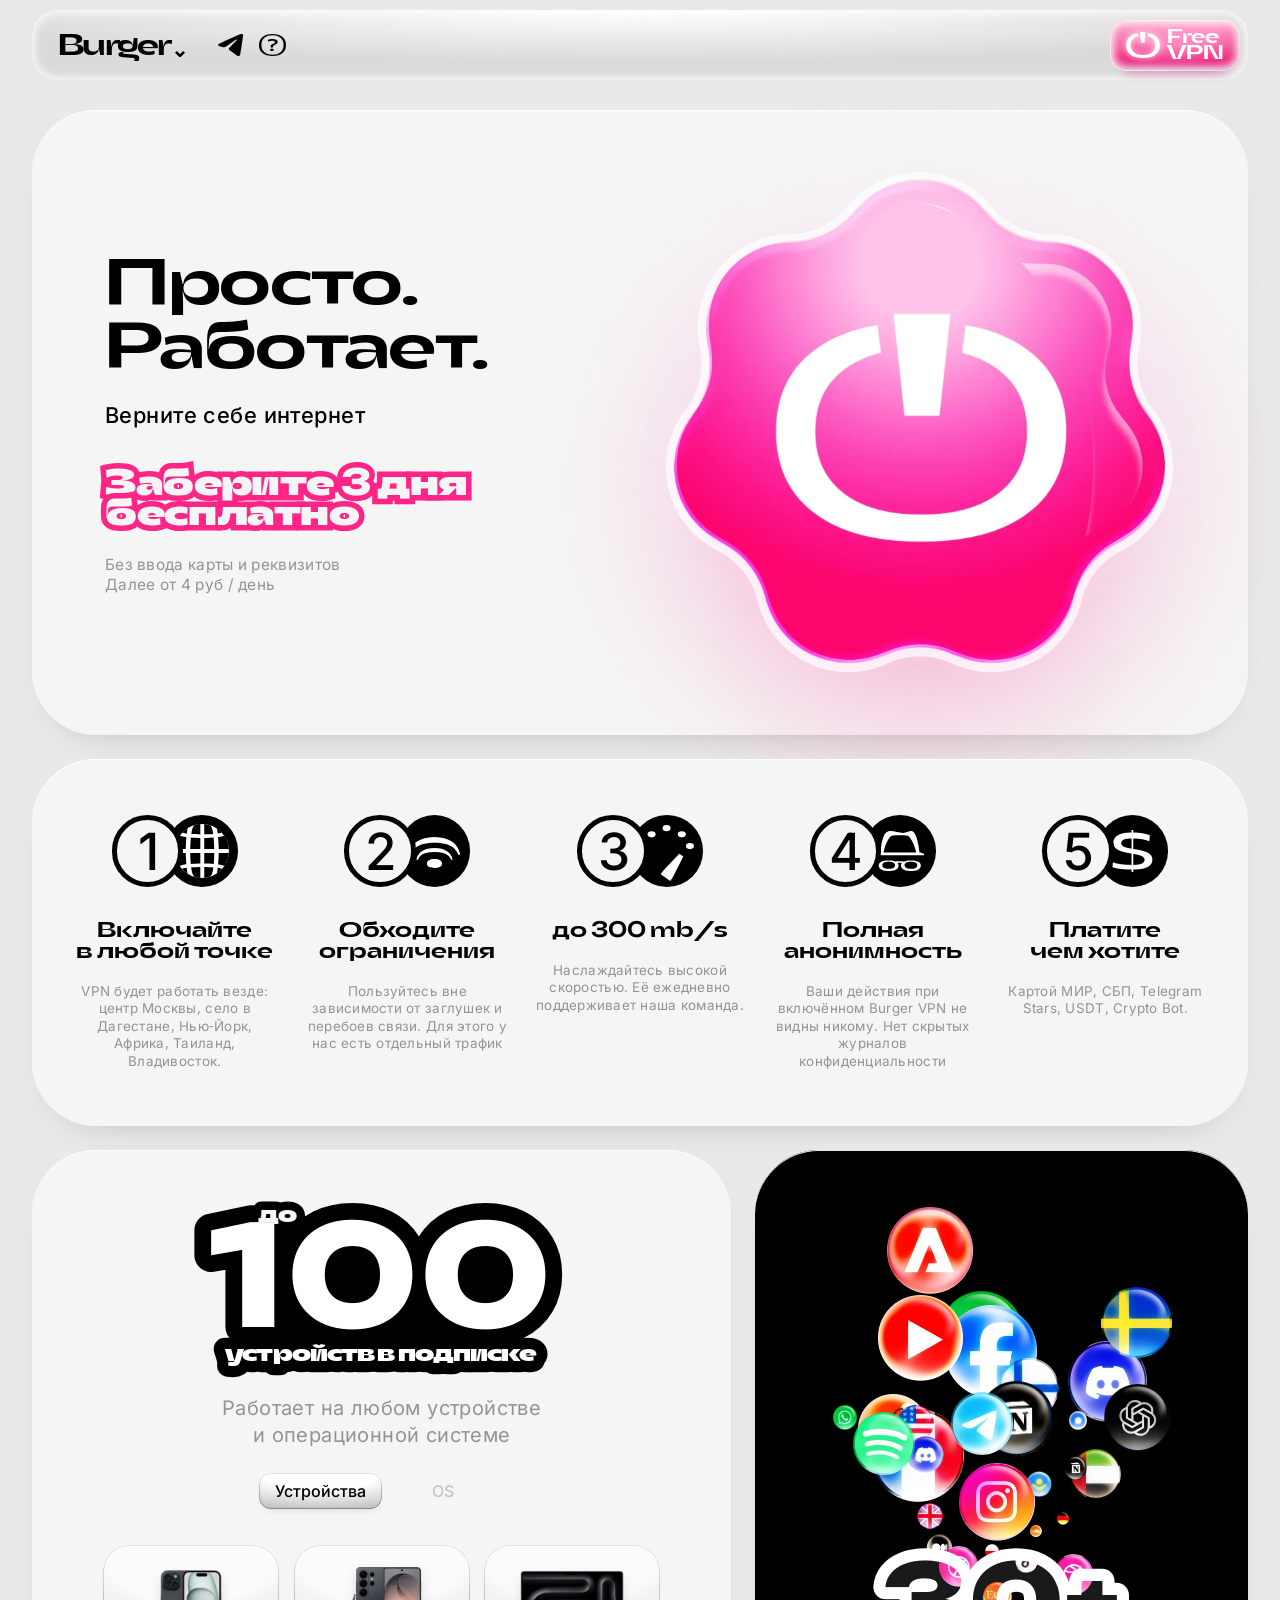
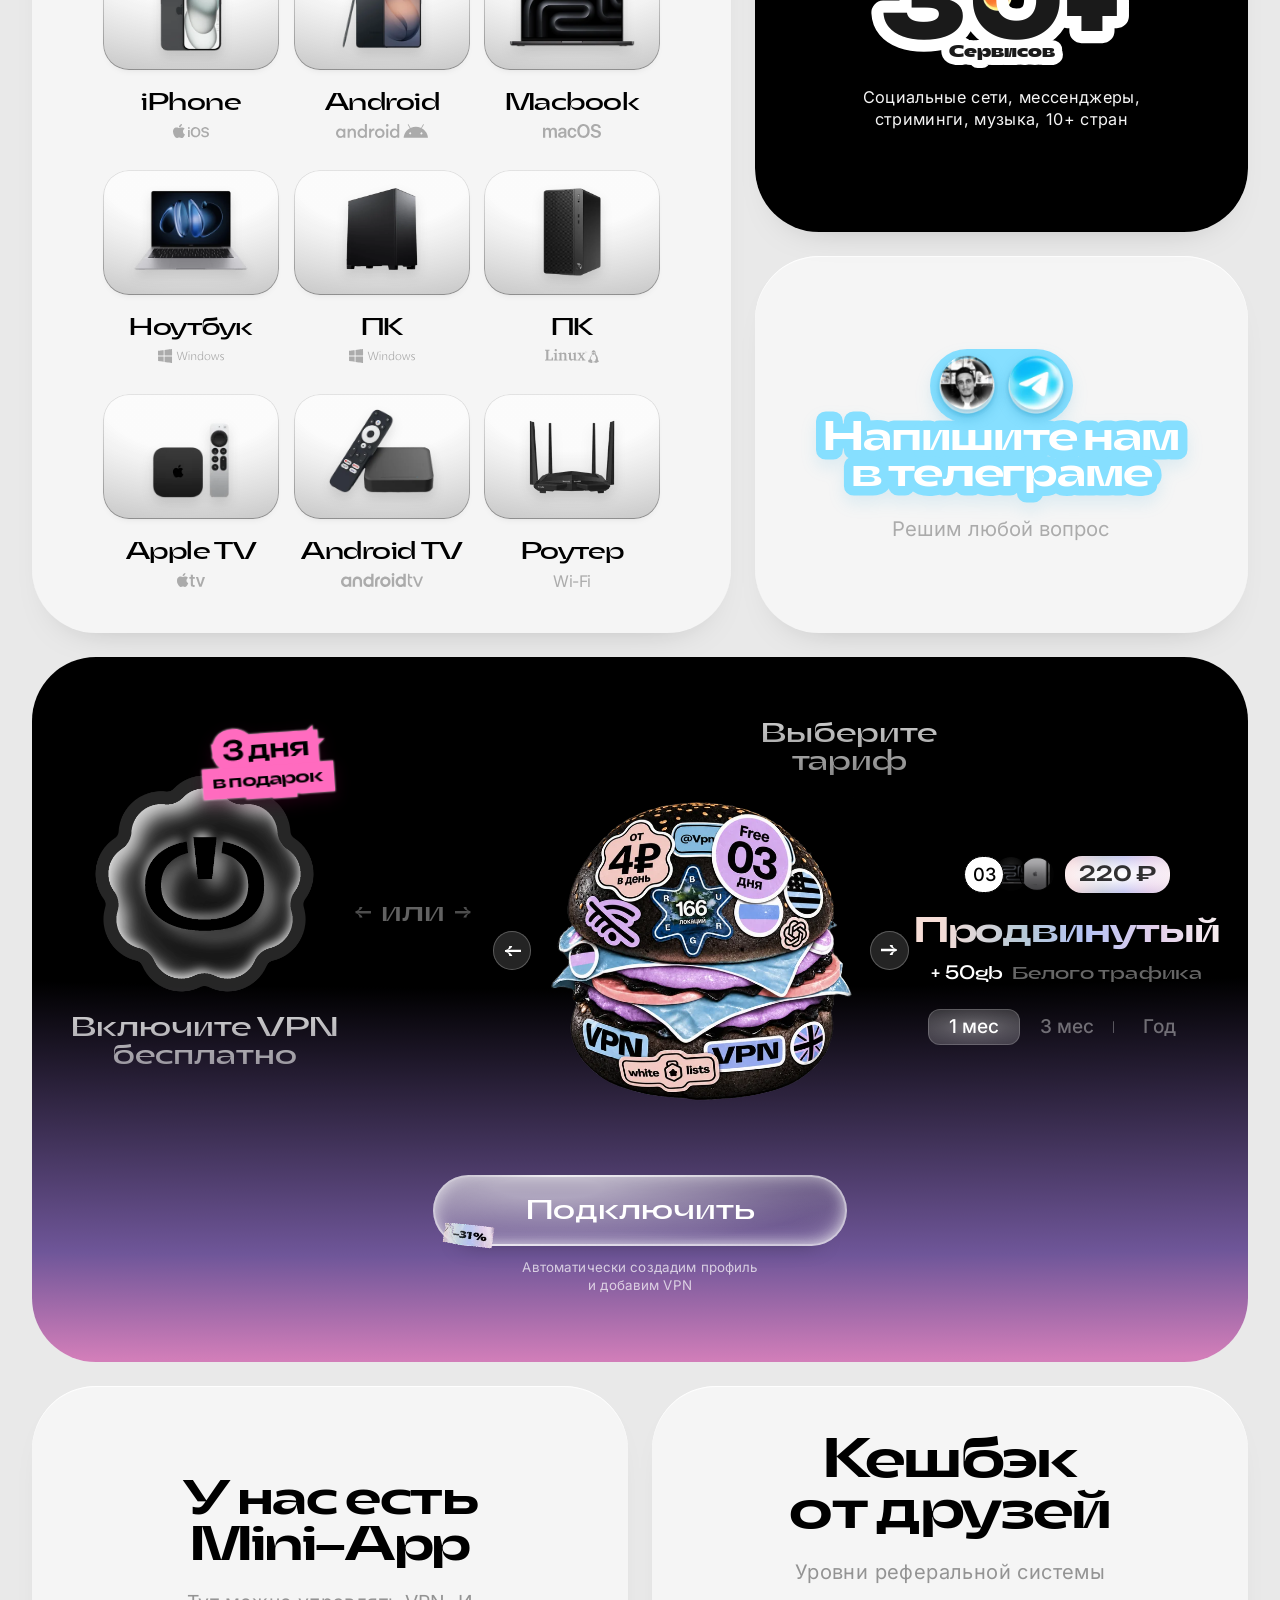
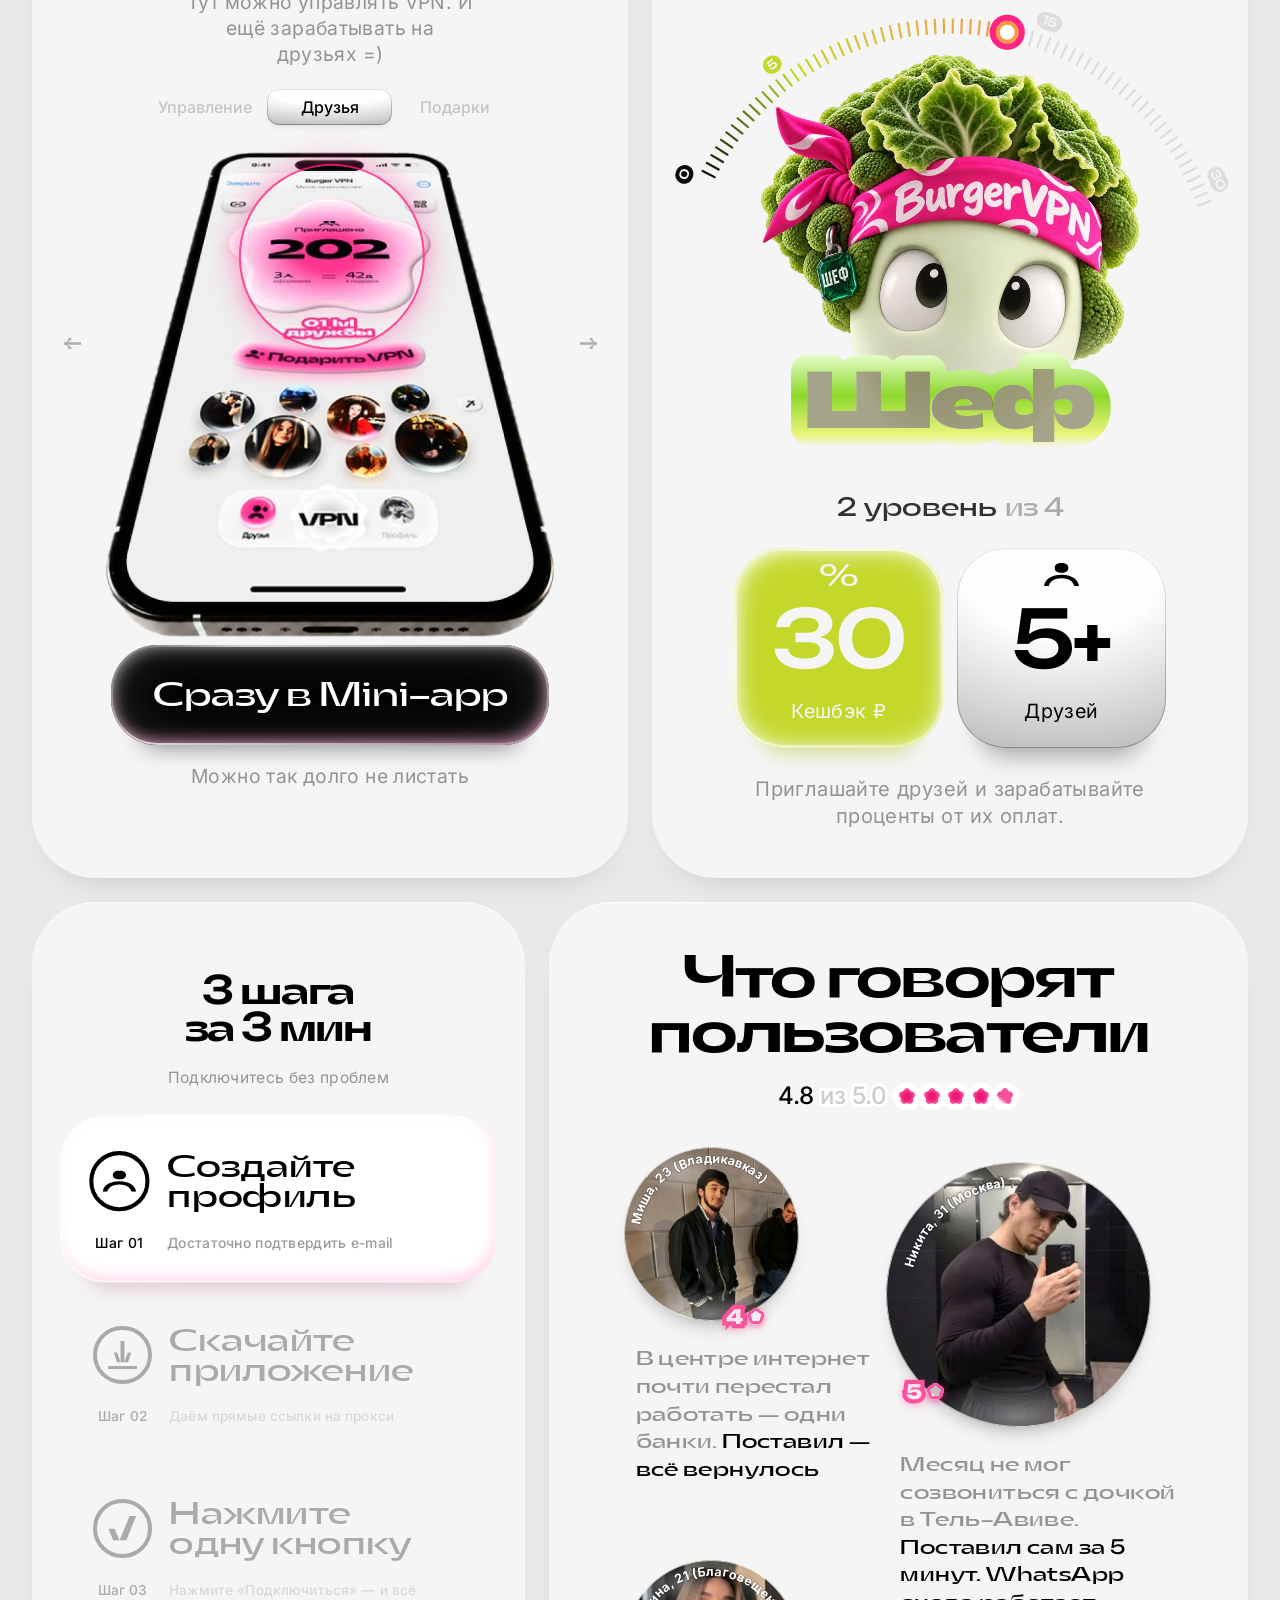
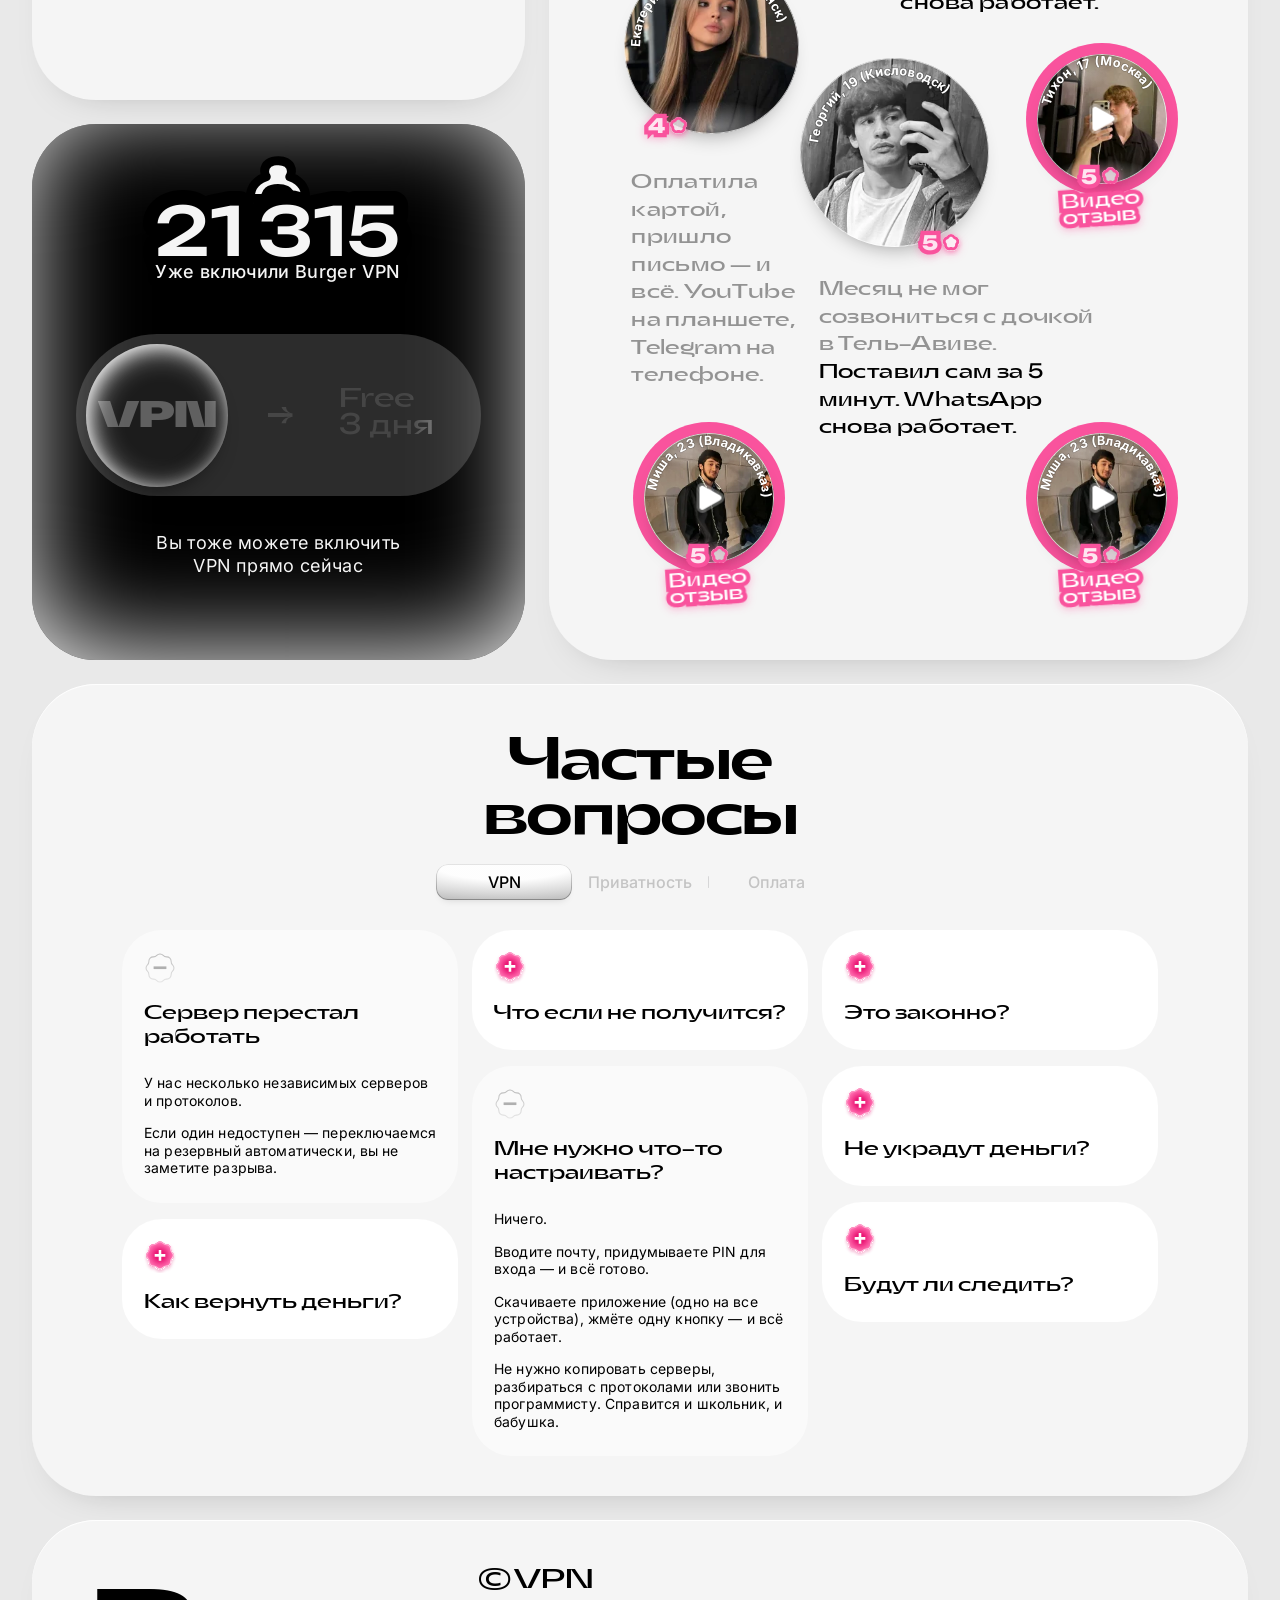
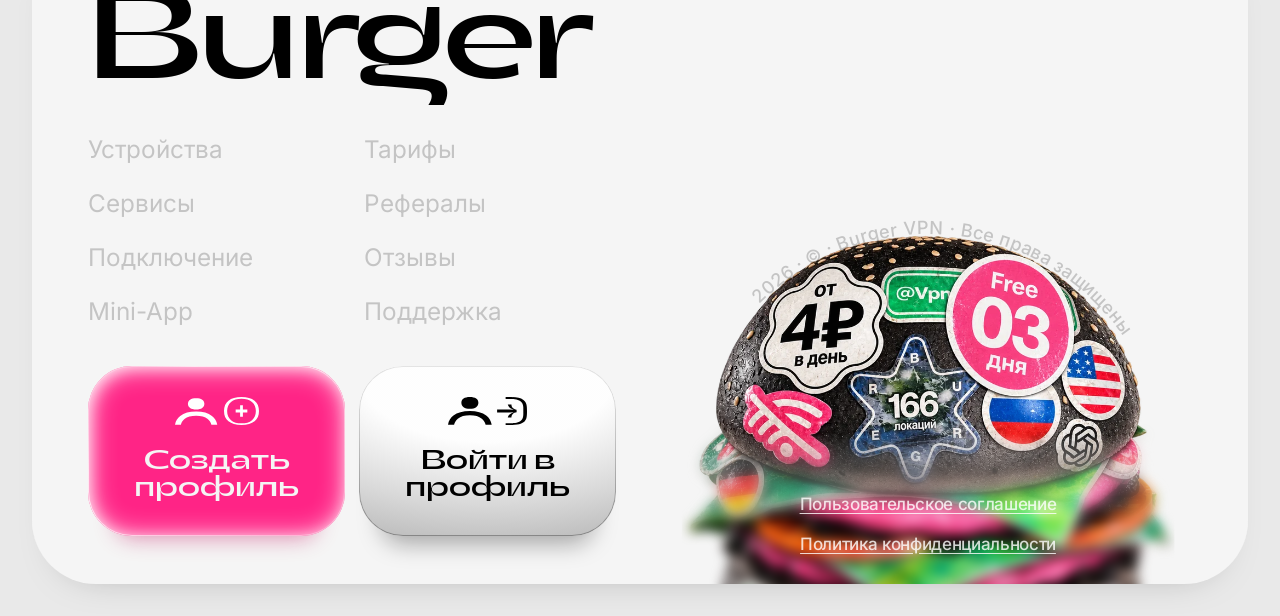
<file: index.html>
<!doctype html>
<html lang="ru" class="no-js">
<head>
  <meta charset="utf-8">
  <meta name="viewport" content="width=device-width, initial-scale=1, viewport-fit=cover">
  <title>Burger VPN — просто работает</title>
  <meta name="description" content="Burger VPN: 3 дня бесплатно без ввода карты, до 100 устройств в подписке, 30+ сервисов и 10+ стран. Далее от 4 ₽ в день.">
  <meta name="theme-color" content="#f5f5f5">
  <meta property="og:title" content="Burger VPN — просто работает">
  <meta property="og:description" content="Верните себе интернет: 3 дня бесплатно, до 100 устройств в подписке.">
  <meta property="og:type" content="website">
  <link rel="icon" href="img/favicon.svg" type="image/svg+xml">
  <script>document.documentElement.className = 'js';</script>

  <link rel="preload" href="fonts/asgard-wide-medium.woff2" as="font" type="font/woff2" crossorigin>
  <link rel="preload" href="fonts/inter-cyrillic.woff2" as="font" type="font/woff2" crossorigin>
  <link rel="preload" href="img/hero/flower.webp" as="image" type="image/webp">

  <link rel="stylesheet" href="css/vendor/keen-slider.min.css">
  <link rel="stylesheet" href="css/base/fonts.css">
  <link rel="stylesheet" href="css/base/variables.css">
  <link rel="stylesheet" href="css/base/reset.css">
  <link rel="stylesheet" href="css/base/base.css">
  <link rel="stylesheet" href="css/blocks/glass.css">
  <link rel="stylesheet" href="css/blocks/button.css">
  <link rel="stylesheet" href="css/blocks/tabs.css">
  <link rel="stylesheet" href="css/blocks/heading.css">
  <link rel="stylesheet" href="css/blocks/header.css">
  <link rel="stylesheet" href="css/blocks/menu.css">
  <link rel="stylesheet" href="css/blocks/hero.css">
  <link rel="stylesheet" href="css/blocks/features.css">
  <link rel="stylesheet" href="css/blocks/services.css">
  <link rel="stylesheet" href="css/blocks/devices.css">
  <link rel="stylesheet" href="css/blocks/steps.css">
  <link rel="stylesheet" href="css/blocks/tariffs.css">
  <link rel="stylesheet" href="css/blocks/mini-app.css">
  <link rel="stylesheet" href="css/blocks/cashback.css">
  <link rel="stylesheet" href="css/blocks/reviews.css">
  <link rel="stylesheet" href="css/blocks/launch.css">
  <link rel="stylesheet" href="css/blocks/faq.css">
  <link rel="stylesheet" href="css/blocks/support.css">
  <link rel="stylesheet" href="css/blocks/footer.css">
  <link rel="stylesheet" href="css/blocks/modal.css">
  <link rel="stylesheet" href="css/blocks/activation.css">
  <link rel="stylesheet" href="css/blocks/payment.css">
</head>
<body>
  <header class="header" data-header>
    <div class="header__bar">
      <button class="header__brand" type="button" aria-expanded="false" aria-controls="site-menu" data-menu-toggle>
        <span class="header__logo">Burger</span>
        <img class="header__chevron" src="img/icons/chevron.svg" width="10" height="6" alt="">
        <span class="visually-hidden">Открыть меню разделов</span>
      </button>
      <div class="header__links">
        <a class="header__icon-link" href="https://t.me/VpnBurger_bot" target="_blank" rel="noopener noreferrer" aria-label="Burger VPN в Telegram">
          <img src="img/icons/telegram.svg" width="24" height="21" alt="">
        </a>
        <a class="header__icon-link" href="#faq" aria-label="Частые вопросы">
          <img src="img/icons/question.svg" width="28" height="23" alt="">
        </a>
      </div>
      <a class="header__cta glass glass_theme_pink" href="https://t.me/VpnBurger_bot" data-activation-open>
        <img class="header__cta-icon" src="img/icons/power.svg" width="54" height="46" alt="">
        <span class="header__cta-text">Free<br>VPN</span>
      </a>
    </div>
    <p class="header__note">28 августа: Burger VPN работает в РФ</p>
  </header>

  <div class="menu" id="site-menu" hidden data-menu>
    <div class="menu__backdrop" data-menu-close></div>
    <nav class="menu__panel" aria-label="Меню разделов">
      <ul class="menu__list">
        <li class="menu__item" style="--menu-x: 44%; --menu-tilt: 2.5deg;">
          <a class="menu__link" href="#services" data-menu-link><span class="menu__label">Сервисы</span><span class="menu__arrow" aria-hidden="true"></span></a>
        </li>
        <li class="menu__item" style="--menu-x: 11.6%; --menu-tilt: -1.4deg; --menu-gap: 22;">
          <a class="menu__link" href="#devices" data-menu-link><span class="menu__label">Устройства</span><span class="menu__arrow" aria-hidden="true"></span></a>
        </li>
        <li class="menu__item" style="--menu-x: 19.3%; --menu-tilt: 2.7deg; --menu-gap: 30;">
          <a class="menu__link" href="#connect" data-menu-link><span class="menu__label">Подключение</span><span class="menu__arrow" aria-hidden="true"></span></a>
        </li>
        <li class="menu__item" style="--menu-x: 8.6%; --menu-tilt: -5.9deg; --menu-gap: 26;">
          <a class="menu__link" href="#tariffs" data-menu-link><span class="menu__label">Тарифы</span><span class="menu__arrow" aria-hidden="true"></span></a>
        </li>
        <li class="menu__item" style="--menu-x: 45%; --menu-tilt: -0.5deg; --menu-gap: 11;">
          <a class="menu__link" href="#mini-app" data-menu-link><span class="menu__label">Mini-App</span><span class="menu__arrow" aria-hidden="true"></span></a>
        </li>
        <li class="menu__item" style="--menu-x: 14.8%; --menu-tilt: 3deg; --menu-gap: 19;">
          <a class="menu__link" href="#reviews" data-menu-link><span class="menu__label">Отзывы</span><span class="menu__arrow" aria-hidden="true"></span></a>
        </li>
        <li class="menu__item" style="--menu-x: 35.9%; --menu-tilt: -4.6deg; --menu-gap: 15;">
          <a class="menu__link" href="#support" data-menu-link><span class="menu__label">Поддержка</span><span class="menu__arrow" aria-hidden="true"></span></a>
        </li>
      </ul>
      <button class="menu__handle" type="button" aria-label="Закрыть меню" data-menu-close></button>
    </nav>
  </div>

  <div class="page" data-page>
  <main class="page__main" id="main">
    <section class="hero page__tile page__tile_area_hero" id="top" aria-labelledby="hero-title" data-pause-offscreen>
      <div class="hero__content">
        <h1 class="hero__title" id="hero-title">
          <span class="hero__line"><span class="hero__word">Просто.</span></span>
          <span class="hero__line"><span class="hero__word">Работает.</span></span>
        </h1>
        <p class="hero__lead">Верните себе интернет</p>
      </div>
      <a class="hero__power" href="https://t.me/VpnBurger_bot" data-activation-open aria-label="Включить VPN бесплатно на 3 дня">
        <img class="hero__power-glow" src="img/hero/flower.webp" width="755" height="744" alt="">
        <img class="hero__power-image" src="img/hero/flower.webp" width="755" height="744" alt="" fetchpriority="high">
      </a>
      <div class="hero__offer">
        <p class="hero__offer-title">Заберите 3&nbsp;дня<br>бесплатно</p>
        <p class="hero__offer-note">Без ввода карты и реквизитов<br>Далее от 4 руб / день</p>
      </div>
    </section>

    <section class="features page__tile page__tile_area_features" aria-labelledby="features-title">
      <h2 class="visually-hidden" id="features-title">Почему Burger VPN</h2>
      <ol class="features__list">
        <li class="features__item" style="--badge-size: 86; --digit-size: 66;" data-reveal>
          <div class="features__badge" aria-hidden="true">
            <span class="features__number">1</span>
            <span class="features__icon"><img src="img/icons/globe.svg" width="73" height="73" alt="" loading="lazy"></span>
          </div>
          <h3 class="features__title">Включайте<br>в любой точке</h3>
          <p class="features__text" style="--text-width: 316;">VPN будет работать везде: центр Москвы, село в Дагестане, Нью‑Йорк, Африка, Таиланд, Владивосток.</p>
        </li>
        <li class="features__item" data-reveal>
          <div class="features__badge" aria-hidden="true">
            <span class="features__number">2</span>
            <span class="features__icon features__icon_wifi"><img src="img/icons/wifi.svg" width="68" height="42" alt="" loading="lazy"></span>
          </div>
          <h3 class="features__title">Обходите<br>ограничения</h3>
          <p class="features__text" style="--text-width: 298;">Пользуйтесь вне зависимости от заглушек и перебоев связи. Для этого у нас есть отдельный трафик</p>
        </li>
        <li class="features__item" data-reveal>
          <div class="features__badge" aria-hidden="true">
            <span class="features__number">3</span>
            <span class="features__icon features__icon_speed"><img src="img/icons/speed.svg" width="72" height="75" alt="" loading="lazy"></span>
          </div>
          <h3 class="features__title features__title_numeric">до 300&nbsp;mb/s</h3>
          <p class="features__text" style="--text-width: 372;">Наслаждайтесь высокой скоростью. Её ежедневно поддерживает наша команда.</p>
        </li>
        <li class="features__item" data-reveal>
          <div class="features__badge" aria-hidden="true">
            <span class="features__number">4</span>
            <span class="features__icon features__icon_incognito"><img src="img/icons/incognito.svg" width="64" height="54" alt="" loading="lazy"></span>
          </div>
          <h3 class="features__title">Полная<br>анонимность</h3>
          <p class="features__text" style="--text-width: 330;">Ваши действия при включённом Burger VPN не видны никому. Нет скрытых журналов конфиденциальности</p>
        </li>
        <li class="features__item" data-reveal>
          <div class="features__badge" aria-hidden="true">
            <span class="features__number">5</span>
            <span class="features__icon features__icon_currency">$</span>
          </div>
          <h3 class="features__title">Платите<br>чем хотите</h3>
          <p class="features__text" style="--text-width: 274;">Картой МИР, СБП, Telegram Stars, USDT, Crypto Bot.</p>
        </li>
      </ol>
    </section>

    <section class="services page__tile page__tile_area_services" id="services" aria-labelledby="services-title" data-services data-pause-offscreen>
      <div class="services__stage">
        <div class="services__cloud" aria-hidden="true">
          <img class="services__icon" src="img/services/whatsapp.webp" width="164" height="167" alt="" loading="lazy" decoding="async" style="--x: 36.14%; --y: 13.7%; --w: 18.64%; --i: 0;">
          <img class="services__icon" src="img/services/facebook.webp" width="182" height="185" alt="" loading="lazy" decoding="async" style="--x: 37.27%; --y: 16.74%; --w: 20.68%; --i: 1;">
          <img class="services__icon" src="img/services/finland.webp" width="119" height="120" alt="" loading="lazy" decoding="async" style="--x: 49.55%; --y: 28.26%; --w: 13.41%; --i: 2;">
          <img class="services__icon" src="img/services/france.webp" width="182" height="185" alt="" loading="lazy" decoding="async" style="--x: 20.91%; --y: 39.13%; --w: 20.68%; --i: 3;">
          <img class="services__icon" src="img/services/reddit.webp" width="141" height="142" alt="" loading="lazy" decoding="async" style="--x: 17.73%; --y: 35.87%; --w: 15.91%; --i: 4;">
          <img class="services__icon" src="img/services/notion.webp" width="149" height="151" alt="" loading="lazy" decoding="async" style="--x: 45%; --y: 33.04%; --w: 16.82%; --i: 5;">
          <img class="services__icon" src="img/services/uk.webp" width="50" height="51" alt="" loading="lazy" decoding="async" style="--x: 31.14%; --y: 59.35%; --w: 5.68%; --i: 6;">
          <img class="services__icon" src="img/services/usa.webp" width="72" height="74" alt="" loading="lazy" decoding="async" style="--x: 26.59%; --y: 38.26%; --w: 8.18%; --i: 7;">
          <img class="services__icon" src="img/services/adobe.webp" width="170" height="173" alt="" loading="lazy" decoding="async" style="--x: 24.32%; --y: -4.35%; --w: 19.32%; --i: 8;">
          <img class="services__icon" src="img/services/discord.webp" width="156" height="159" alt="" loading="lazy" decoding="async" style="--x: 65%; --y: 24.57%; --w: 17.73%; --i: 9;">
          <img class="services__icon" src="img/services/discord-small.webp" width="73" height="74" alt="" loading="lazy" decoding="async" style="--x: 28.86%; --y: 45%; --w: 8.18%; --i: 10;">
          <img class="services__icon" src="img/services/spotify.webp" width="125" height="126" alt="" loading="lazy" decoding="async" style="--x: 16.59%; --y: 39.78%; --w: 14.09%; --i: 11;">
          <img class="services__icon" src="img/services/etsy.webp" width="58" height="59" alt="" loading="lazy" decoding="async" style="--x: 45.91%; --y: 76.3%; --w: 6.59%; --i: 12;">
          <img class="services__icon" src="img/services/kazakhstan.webp" width="52" height="53" alt="" loading="lazy" decoding="async" style="--x: 55.45%; --y: 52.39%; --w: 5.91%; --i: 13;">
          <img class="services__icon" src="img/services/uae.webp" width="98" height="99" alt="" loading="lazy" decoding="async" style="--x: 65.68%; --y: 47.83%; --w: 11.14%; --i: 14;">
          <img class="services__icon" src="img/services/sweden.webp" width="140" height="142" alt="" loading="lazy" decoding="async" style="--x: 72.5%; --y: 12.83%; --w: 15.91%; --i: 15;">
          <img class="services__icon" src="img/services/poland.webp" width="28" height="28" alt="" loading="lazy" decoding="async" style="--x: 46.36%; --y: 68.26%; --w: 3.18%; --i: 16;">
          <img class="services__icon" src="img/services/instagram.webp" width="150" height="153" alt="" loading="lazy" decoding="async" style="--x: 40.45%; --y: 50.87%; --w: 17.05%; --i: 17;">
          <img class="services__icon" src="img/services/germany.webp" width="24" height="25" alt="" loading="lazy" decoding="async" style="--x: 62.5%; --y: 61.3%; --w: 2.73%; --i: 18;">
          <img class="services__icon" src="img/services/medium.webp" width="54" height="55" alt="" loading="lazy" decoding="async" style="--x: 32.95%; --y: 66.09%; --w: 6.14%; --i: 19;">
          <img class="services__icon" src="img/services/dribbble.webp" width="78" height="80" alt="" loading="lazy" decoding="async" style="--x: 35.91%; --y: 68.7%; --w: 8.86%; --i: 20;">
          <img class="services__icon" src="img/services/dribbble-alt.webp" width="78" height="80" alt="" loading="lazy" decoding="async" style="--x: 61.82%; --y: 70.43%; --w: 8.86%; --i: 21;">
          <img class="services__icon" src="img/services/youtube.webp" width="168" height="171" alt="" loading="lazy" decoding="async" style="--x: 22.27%; --y: 14.57%; --w: 19.09%; --i: 22;">
          <img class="services__icon" src="img/services/notion-small.webp" width="46" height="46" alt="" loading="lazy" decoding="async" style="--x: 64.09%; --y: 49.35%; --w: 5.23%; --i: 23;">
          <img class="services__icon" src="img/services/soundcloud.webp" width="24" height="24" alt="" loading="lazy" decoding="async" style="--x: 56.36%; --y: 64.13%; --w: 2.73%; --i: 24;">
          <img class="services__icon" src="img/services/chatgpt.webp" width="135" height="136" alt="" loading="lazy" decoding="async" style="--x: 73.18%; --y: 33.7%; --w: 15.23%; --i: 25;">
          <img class="services__icon" src="img/services/signal.webp" width="36" height="37" alt="" loading="lazy" decoding="async" style="--x: 65.23%; --y: 39.57%; --w: 4.09%; --i: 26;">
          <img class="services__icon" src="img/services/telegram.webp" width="123" height="125" alt="" loading="lazy" decoding="async" style="--x: 38.64%; --y: 35.43%; --w: 14.09%; --i: 27;">
          <img class="services__icon" src="img/services/tiktok.webp" width="44" height="44" alt="" loading="lazy" decoding="async" style="--x: 53.18%; --y: 69.57%; --w: 5%; --i: 28;">
          <img class="services__icon" src="img/services/whatsapp-small.webp" width="48" height="49" alt="" loading="lazy" decoding="async" style="--x: 12.05%; --y: 38.26%; --w: 5.45%; --i: 29;">
        </div>
        <h2 class="services__title" id="services-title">
          <span class="visually-hidden">30+ сервисов</span>
          <svg class="services__sticker" viewBox="0 0 262 113" aria-hidden="true">
            <defs>
              <text id="services-count" x="131" y="82" data-count-to="30" data-count-suffix="+">30+</text>
              <text id="services-label" x="131.5" y="101.2">Сервисов</text>
              <mask id="services-outside" maskUnits="userSpaceOnUse" x="-20" y="-20" width="302" height="153">
                <rect x="-20" y="-20" width="302" height="153" fill="#fff"/>
                <use href="#services-count" class="services__sticker-count" fill="#000"/>
                <use href="#services-label" class="services__sticker-label" fill="#000"/>
              </mask>
            </defs>
            <g class="services__sticker-stroke" mask="url(#services-outside)">
              <use href="#services-count" class="services__sticker-count"/>
              <use href="#services-label" class="services__sticker-label"/>
            </g>
            <use href="#services-count" class="services__sticker-count services__sticker-fill"/>
            <use href="#services-label" class="services__sticker-label services__sticker-fill"/>
          </svg>
        </h2>
      </div>
      <p class="services__text" data-reveal>Социальные сети, мессенджеры,<br>стриминги, музыка, 10+ стран</p>
    </section>

    <section class="devices page__tile page__tile_area_devices" id="devices" aria-labelledby="devices-title" data-devices>
      <h2 class="devices__title" id="devices-title" data-reveal>
        <span class="visually-hidden">До 100 устройств в подписке</span>
        <svg class="devices__sticker" viewBox="0 0 291 128" aria-hidden="true">
          <defs>
            <text id="devices-count" x="145.5" y="92" data-count-to="100">100</text>
            <text id="devices-prefix" x="71" y="17.2">до</text>
            <text id="devices-caption" x="145" y="116.2">устройств в подписке</text>
          </defs>
          <rect x="47" y="44" width="198" height="66"/>
          <rect x="160" y="92" width="15" height="10"/>
          <g class="devices__sticker-stroke">
            <use href="#devices-count" class="devices__sticker-count"/>
            <use href="#devices-prefix" class="devices__sticker-prefix"/>
            <use href="#devices-caption" class="devices__sticker-caption"/>
          </g>
          <g class="devices__sticker-fill">
            <use href="#devices-count" class="devices__sticker-count"/>
            <use href="#devices-prefix" class="devices__sticker-prefix"/>
            <use href="#devices-caption" class="devices__sticker-caption"/>
          </g>
        </svg>
      </h2>
      <p class="devices__text" data-reveal>Работает на любом устройстве<br>и операционной системе</p>
      <div class="devices__tabs tabs" role="tablist" aria-label="Что показать" data-tabs>
        <span class="tabs__indicator glass glass_theme_light" aria-hidden="true"></span>
        <button class="tabs__tab tabs__tab_active" type="button" role="tab" id="devices-tab-hardware" aria-selected="true" aria-controls="devices-panel-hardware">Устройства</button>
        <button class="tabs__tab" type="button" role="tab" id="devices-tab-os" aria-selected="false" aria-controls="devices-panel-os" tabindex="-1">OS</button>
      </div>
      <div class="devices__panels">
        <div class="devices__panel devices__panel_active" id="devices-panel-hardware" role="tabpanel" aria-labelledby="devices-tab-hardware" data-devices-panel>
        <ul class="devices__grid">
          <li class="devices__item" style="--i: 0;">
            <div class="devices__card glass glass_theme_light"><img class="devices__image" style="--x: 32.4%; --y: -1.6%; --w: 53.0%;" src="img/devices/iphone.webp" width="260" height="300" alt="" loading="lazy"></div>
            <p class="devices__name">iPhone</p>
            <img class="devices__system" src="img/icons/os-ios-label.svg" width="31" height="12" alt="iOS" loading="lazy">
          </li>
          <li class="devices__item" style="--i: 1;">
            <div class="devices__card glass glass_theme_light"><img class="devices__image" style="--x: 27.2%; --y: 17.8%; --w: 66.2%;" src="img/devices/android.webp" width="300" height="207" alt="" loading="lazy"></div>
            <p class="devices__name">Android</p>
            <img class="devices__system" src="img/icons/os-android-label.svg" width="73" height="11" alt="Android" loading="lazy">
          </li>
          <li class="devices__item" style="--i: 2;">
            <div class="devices__card glass glass_theme_light"><img class="devices__image" style="--x: 14.3%; --y: 20.4%; --w: 71.3%;" src="img/devices/macbook.webp" width="300" height="183" alt="" loading="lazy"></div>
            <p class="devices__name">Macbook</p>
            <img class="devices__system" src="img/icons/os-macos-label.svg" width="37" height="9" alt="macOS" loading="lazy">
          </li>
          <li class="devices__item" style="--i: 3;">
            <div class="devices__card glass glass_theme_light"><img class="devices__image" style="--x: 17.7%; --y: -1.5%; --w: 67.7%;" src="img/devices/laptop.webp" width="300" height="256" alt="" loading="lazy"></div>
            <p class="devices__name">Ноутбук</p>
            <img class="devices__system" src="img/icons/os-windows-label.svg" width="56" height="12" alt="Windows" loading="lazy">
          </li>
          <li class="devices__item" style="--i: 4;">
            <div class="devices__card glass glass_theme_light"><img class="devices__image" style="--x: 29.5%; --y: 14.4%; --w: 51.4%;" src="img/devices/pc-tower.webp" width="300" height="271" alt="" loading="lazy"></div>
            <p class="devices__name">ПК</p>
            <img class="devices__system" src="img/icons/os-windows-label.svg" width="56" height="12" alt="Windows" loading="lazy">
          </li>
          <li class="devices__item" style="--i: 5;">
            <div class="devices__card glass glass_theme_light"><img class="devices__image" style="--x: 33.3%; --y: 7.8%; --w: 47.1%;" src="img/devices/pc.webp" width="259" height="300" alt="" loading="lazy"></div>
            <p class="devices__name">ПК</p>
            <img class="devices__system" src="img/icons/os-linux-label.svg" width="40" height="10" alt="Linux" loading="lazy">
          </li>
          <li class="devices__item" style="--i: 6;">
            <div class="devices__card glass glass_theme_light"><img class="devices__image" style="--x: 27.8%; --y: -16.9%; --w: 64.1%;" src="img/devices/apple-tv.webp" width="270" height="300" alt="" loading="lazy"></div>
            <p class="devices__name">Apple TV</p>
            <img class="devices__system" src="img/icons/os-tv-label.svg" width="18" height="9" alt="tvOS" loading="lazy">
          </li>
          <li class="devices__item" style="--i: 7;">
            <div class="devices__card glass glass_theme_light"><img class="devices__image" style="--x: 20.0%; --y: -3.5%; --w: 71.2%;" src="img/devices/android-tv.webp" width="300" height="247" alt="" loading="lazy"></div>
            <p class="devices__name">Android TV</p>
            <img class="devices__system" src="img/icons/os-androidtv-label.svg" width="65" height="11" alt="Android TV" loading="lazy">
          </li>
          <li class="devices__item" style="--i: 8;">
            <div class="devices__card glass glass_theme_light"><img class="devices__image" style="--x: 25.7%; --y: 20.7%; --w: 48.5%;" src="img/devices/router.webp" width="300" height="262" alt="" loading="lazy"></div>
            <p class="devices__name">Роутер</p>
            <p class="devices__system devices__system_text">Wi-Fi</p>
          </li>
        </ul>
        </div>
        <div class="devices__panel" id="devices-panel-os" role="tabpanel" aria-labelledby="devices-tab-os" data-devices-panel>
        <ul class="devices__grid devices__grid_os">
          <li class="devices__item" style="--i: 0;">
            <div class="devices__card glass glass_theme_light"><img class="devices__logo" src="img/icons/os-ios.svg" width="67" height="26" alt="iOS" loading="lazy"></div>
            <div class="devices__thumbs" aria-hidden="true">
              <img class="devices__thumb" src="img/devices/iphone.webp" width="260" height="300" alt="" loading="lazy">
              <img class="devices__thumb" src="img/devices/ipad.webp" width="240" height="300" alt="" loading="lazy">
            </div>
          </li>
          <li class="devices__item" style="--i: 1;">
            <div class="devices__card glass glass_theme_light"><img class="devices__logo" src="img/icons/os-android.svg" width="60" height="52" alt="Android" loading="lazy"></div>
            <div class="devices__thumbs" aria-hidden="true">
              <img class="devices__thumb" src="img/devices/android.webp" width="300" height="207" alt="" loading="lazy">
              <img class="devices__thumb" src="img/devices/android-tv.webp" width="300" height="247" alt="" loading="lazy">
            </div>
          </li>
          <li class="devices__item" style="--i: 2;">
            <div class="devices__card glass glass_theme_light"><img class="devices__logo" src="img/icons/os-windows.svg" width="58" height="51" alt="Windows" loading="lazy"></div>
            <div class="devices__thumbs" aria-hidden="true">
              <img class="devices__thumb" src="img/devices/laptop.webp" width="300" height="256" alt="" loading="lazy">
              <img class="devices__thumb" src="img/devices/pc-tower.webp" width="300" height="271" alt="" loading="lazy">
              <img class="devices__thumb" src="img/devices/pc.webp" width="259" height="300" alt="" loading="lazy">
            </div>
          </li>
          <li class="devices__item" style="--i: 3;">
            <div class="devices__card glass glass_theme_light"><img class="devices__logo devices__logo_wordmark" src="img/icons/os-macos.svg" width="73" height="17" alt="macOS" loading="lazy"></div>
            <div class="devices__thumbs" aria-hidden="true">
              <img class="devices__thumb" src="img/devices/macbook.webp" width="300" height="183" alt="" loading="lazy">
              <img class="devices__thumb" src="img/devices/pc.webp" width="259" height="300" alt="" loading="lazy">
            </div>
          </li>
          <li class="devices__item" style="--i: 4;">
            <div class="devices__card glass glass_theme_light"><img class="devices__logo devices__logo_raster" src="img/devices/linux.webp" width="220" height="98" alt="Linux" loading="lazy"></div>
            <div class="devices__thumbs" aria-hidden="true">
              <img class="devices__thumb" src="img/devices/pc-tower.webp" width="300" height="271" alt="" loading="lazy">
              <img class="devices__thumb" src="img/devices/laptop.webp" width="300" height="256" alt="" loading="lazy">
            </div>
          </li>
          <li class="devices__item" style="--i: 5;">
            <div class="devices__card glass glass_theme_light"><img class="devices__logo" src="img/icons/os-wifi.svg" width="82" height="51" alt="Wi-Fi" loading="lazy"></div>
            <div class="devices__thumbs" aria-hidden="true">
              <img class="devices__thumb" src="img/devices/router.webp" width="300" height="262" alt="" loading="lazy">
            </div>
          </li>
          <li class="devices__item" style="--i: 6;">
            <div class="devices__card glass glass_theme_light"><img class="devices__logo" src="img/icons/os-tv.svg" width="74" height="37" alt="Apple TV" loading="lazy"></div>
            <div class="devices__thumbs" aria-hidden="true">
              <img class="devices__thumb" src="img/devices/apple-tv.webp" width="270" height="300" alt="" loading="lazy">
            </div>
          </li>
          <li class="devices__item" style="--i: 7;">
            <div class="devices__card glass glass_theme_light"><img class="devices__logo" src="img/icons/os-androidtv.svg" width="83" height="14" alt="Android TV" loading="lazy"></div>
            <div class="devices__thumbs" aria-hidden="true">
              <img class="devices__thumb" src="img/devices/android-tv.webp" width="300" height="247" alt="" loading="lazy">
            </div>
          </li>
        </ul>
        </div>
      </div>
    </section>

    <section class="steps page__tile page__tile_area_steps" id="connect" aria-labelledby="steps-title" data-steps>
      <h2 class="steps__title heading" id="steps-title" data-reveal>3 шага<br>за 3 мин</h2>
      <p class="steps__subtitle heading-note" data-reveal>Подключитесь без проблем</p>
      <ol class="steps__list">
        <li class="steps__item steps__item_active" data-step>
          <span class="steps__icon steps__icon_profile" aria-hidden="true"><img src="img/icons/step-profile.svg" width="41" height="26" alt="" loading="lazy"></span>
          <span class="steps__index">Шаг 01</span>
          <h3 class="steps__name">Создайте<br>профиль</h3>
          <p class="steps__text">Достаточно подтвердить e-mail</p>
        </li>
        <li class="steps__item" data-step>
          <span class="steps__icon" aria-hidden="true"><img src="img/icons/step-download.svg" width="31" height="31" alt="" loading="lazy"></span>
          <span class="steps__index">Шаг 02</span>
          <h3 class="steps__name">Скачайте<br>приложение</h3>
          <p class="steps__text">Даём прямые ссылки на прокси</p>
        </li>
        <li class="steps__item" data-step>
          <span class="steps__icon steps__icon_check" aria-hidden="true"><img src="img/icons/step-check.svg" width="31" height="27" alt="" loading="lazy"></span>
          <span class="steps__index">Шаг 03</span>
          <h3 class="steps__name">Нажмите<br>одну кнопку</h3>
          <p class="steps__text">Нажмите «Подключиться»&nbsp;— и&nbsp;всё</p>
        </li>
      </ol>
    </section>

    <section class="tariffs page__tile page__tile_area_tariffs" id="tariffs" aria-labelledby="tariffs-title" data-tariffs data-pause-offscreen>
      <div class="tariffs__card">
        <div class="tariffs__backdrops" aria-hidden="true">
          <span class="tariffs__backdrop tariffs__backdrop_personal"></span>
          <span class="tariffs__backdrop tariffs__backdrop_advanced tariffs__backdrop_active"></span>
          <span class="tariffs__backdrop tariffs__backdrop_family"></span>
          <span class="tariffs__backdrop tariffs__backdrop_constructor"></span>
        </div>
        <div class="tariffs__intro">
          <p class="tariffs__gift">3 дня<br><span class="tariffs__gift-small">в подарок</span></p>

          <a class="tariffs__power" href="https://t.me/VpnBurger_bot" data-activation-open aria-label="Включить VPN бесплатно на 3 дня">
            <img class="tariffs__flower" src="img/tariffs/flower.webp" width="1000" height="1000" alt="" loading="lazy">
          </a>
          <p class="tariffs__free">Включите VPN<br>бесплатно</p>
        </div>
        <p class="tariffs__or" aria-hidden="true">
          <img class="tariffs__or-up" src="img/icons/arrow-small.svg" width="10" height="15" alt="">
          <span>или</span>
          <img class="tariffs__or-down" src="img/icons/arrow-small.svg" width="10" height="15" alt="">
        </p>
        <div class="tariffs__choice">
          <h2 class="tariffs__title" id="tariffs-title">Выберите<br>тариф</h2>

          <div class="tariffs__slider keen-slider" data-tariff-slider>
            <div class="tariffs__slide keen-slider__slide" data-tariff="personal" role="group" aria-label="Тариф «Личный»">
              <img class="tariffs__burger" src="img/tariffs/personal.webp" width="526" height="600" alt="Тариф «Личный»" loading="lazy">
            </div>
            <div class="tariffs__slide keen-slider__slide" data-tariff="advanced" role="group" aria-label="Тариф «Продвинутый»">
              <img class="tariffs__burger" src="img/tariffs/advanced.webp" width="600" height="600" alt="Тариф «Продвинутый»" loading="lazy">
            </div>
            <div class="tariffs__slide keen-slider__slide" data-tariff="family" role="group" aria-label="Тариф «Семья»">
              <img class="tariffs__burger" src="img/tariffs/family.webp" width="600" height="600" alt="Тариф «Семья»" loading="lazy">
            </div>
            <div class="tariffs__slide tariffs__slide_tilted keen-slider__slide" data-tariff="constructor" role="group" aria-label="Тариф «Конструктор»">
              <img class="tariffs__burger" src="img/tariffs/constructor.webp" width="577" height="600" alt="Тариф «Конструктор»" loading="lazy">
            </div>
          </div>
          <div class="tariffs__nav">
            <button class="tariffs__arrow tariffs__arrow_prev" type="button" aria-label="Предыдущий тариф" data-tariff-prev></button>
            <button class="tariffs__arrow tariffs__arrow_next" type="button" aria-label="Следующий тариф" data-tariff-next></button>
          </div>

          <div class="tariffs__info" aria-live="polite">
            <div class="tariffs__pills">
              <span class="tariffs__devices">
                <span class="tariffs__devices-count" data-tariff-devices>03</span>
                <span class="tariffs__devices-thumbs" aria-hidden="true" data-tariff-thumbs></span>
              </span>
              <span class="tariffs__price" data-tariff-price>220 ₽</span>
            </div>
            <p class="tariffs__name" data-tariff-name>Продвинутый</p>
            <p class="tariffs__traffic"><span class="tariffs__traffic-accent">+ 50gb</span>&nbsp; Белого трафика</p>

            <div class="tariffs__periods tabs tabs_theme_dark" role="tablist" aria-label="Период оплаты" data-tabs data-tariff-periods>
              <span class="tabs__indicator" aria-hidden="true"></span>
              <button class="tabs__tab tabs__tab_active" type="button" role="tab" aria-selected="true" data-period="1">1 мес</button>
              <button class="tabs__tab" type="button" role="tab" aria-selected="false" tabindex="-1" data-period="3">3 мес</button>
              <button class="tabs__tab" type="button" role="tab" aria-selected="false" tabindex="-1" data-period="12">Год</button>
            </div>
          </div>
        </div>
        <div class="tariffs__footer">
          <div class="tariffs__action">
            <button class="tariffs__connect button button_size_l glass glass_theme_clear" type="button" data-tariff-connect>Подключить</button>
            <img class="tariffs__discount" src="img/tariffs/sticker-31.webp" width="98" height="56" alt="Скидка до 31%" loading="lazy">
          </div>
          <div class="tariffs__stepper" data-tariff-stepper hidden>
            <button class="tariffs__step-button tariffs__step-button_minus" type="button" aria-label="Меньше устройств" data-stepper-minus>−</button>
            <p class="tariffs__step-value">
              <img src="img/icons/pay-device-a.svg" width="10" height="14" alt="">
              <span data-stepper-value>05</span>
              <span class="visually-hidden">устройств</span>
            </p>
            <button class="tariffs__step-button tariffs__step-button_plus" type="button" aria-label="Больше устройств" data-stepper-plus>+</button>
          </div>
          <p class="tariffs__note">Автоматически создадим профиль<br>и добавим VPN</p>
        </div>
      </div>
    </section>

    <section class="mini-app page__tile page__tile_area_mini-app" id="mini-app" aria-labelledby="mini-app-title" data-mini-app>
      <h2 class="mini-app__title heading" id="mini-app-title" data-reveal>У нас есть<br>Mini-App</h2>
      <p class="mini-app__text heading-note" data-reveal>Тут можно управлять VPN. И ещё зарабатывать на друзьях =)</p>
      <div class="mini-app__tabs tabs" role="tablist" aria-label="Разделы Mini-App" data-tabs>
        <span class="tabs__indicator glass glass_theme_light" aria-hidden="true"></span>
        <button class="tabs__tab" type="button" role="tab" aria-selected="false" tabindex="-1" aria-controls="mini-app-stage" data-spot="control">Управление</button>
        <button class="tabs__tab tabs__tab_active" type="button" role="tab" aria-selected="true" aria-controls="mini-app-stage" data-spot="friends">Друзья</button>
        <button class="tabs__tab" type="button" role="tab" aria-selected="false" tabindex="-1" aria-controls="mini-app-stage" data-spot="gifts">Подарки</button>
      </div>
      <div class="mini-app__stage" id="mini-app-stage" role="tabpanel" data-mini-app-stage>
        <button class="mini-app__arrow mini-app__arrow_prev" type="button" aria-label="Предыдущий раздел" data-mini-app-prev>
          <img src="img/icons/arrow-mini.svg" width="11" height="17" alt="">
        </button>
        <div class="mini-app__device" data-mini-app-device>
          <img class="mini-app__phone" src="img/mini-app/phone.webp" width="474" height="512" alt="Экран Mini-App Burger VPN: приглашённые друзья и кнопка «Подарить VPN»" loading="lazy">
          <span class="mini-app__spot" aria-hidden="true"></span>
        </div>
        <button class="mini-app__arrow mini-app__arrow_next" type="button" aria-label="Следующий раздел" data-mini-app-next>
          <img src="img/icons/arrow-mini.svg" width="11" height="17" alt="">
        </button>
        <p class="mini-app__caption" aria-live="polite" data-mini-app-caption>Приглашайте друзей и дарите им VPN</p>
      </div>
      <a class="mini-app__button button button_size_m glass glass_theme_dark" href="https://t.me/VpnBurger_bot" target="_blank" rel="noopener noreferrer">Сразу в Mini-app</a>
      <p class="mini-app__note">Можно так долго не листать</p>
    </section>

    <section class="cashback cashback_level_3 page__tile page__tile_area_cashback" id="referral" aria-labelledby="cashback-title" data-cashback data-pause-offscreen>
      <h2 class="cashback__title heading" id="cashback-title" data-reveal>Кешбэк<br>от друзей</h2>
      <p class="cashback__subtitle heading-note" data-reveal>Уровни реферальной системы</p>
      <div class="cashback__stage" role="slider" tabindex="0" aria-label="Количество приглашённых друзей" aria-valuemin="0" aria-valuemax="31" aria-valuenow="15" aria-valuetext="15 друзей, уровень 3 из 4" data-cashback-stage>
        <svg class="cashback__gauge" viewBox="0 0 440 372" aria-hidden="true" data-cashback-gauge></svg>
        <img class="cashback__hero cashback__hero_level_1" src="img/cashback/potato.webp" width="760" height="760" alt="" loading="lazy">
        <img class="cashback__hero cashback__hero_level_2" src="img/cashback/chef.webp" width="760" height="760" alt="" loading="lazy">
        <img class="cashback__hero cashback__hero_level_3" src="img/cashback/boss.webp" width="697" height="760" alt="" loading="lazy">
        <img class="cashback__hero cashback__hero_level_4" src="img/cashback/king.webp" width="760" height="760" alt="" loading="lazy">
        <span class="cashback__fade" aria-hidden="true"></span>
        <svg class="cashback__name cashback__name_level_1" viewBox="0 0 283 50" aria-hidden="true">
          <defs>
            <linearGradient id="cashback-stroke-1" x1="0" y1="0" x2="0" y2="1">
              <stop offset="0" stop-color="#fffaf0"/><stop offset="0.45" stop-color="#fde9b0"/><stop offset="0.8" stop-color="#f0d5b8"/><stop offset="1" stop-color="#ffffff"/>
            </linearGradient>
            <text id="cashback-name-1" x="141.5" y="38">Кунжутик</text>
            <mask id="cashback-outside-1" maskUnits="userSpaceOnUse" x="-30" y="-30" width="343" height="110">
              <rect x="-30" y="-30" width="343" height="110" fill="#fff"/>
              <use href="#cashback-name-1" fill="#000"/>
            </mask>
          </defs>
          <use href="#cashback-name-1" class="cashback__name-stroke" stroke="url(#cashback-stroke-1)" mask="url(#cashback-outside-1)"/>
          <use href="#cashback-name-1" class="cashback__name-fill"/>
        </svg>
        <svg class="cashback__name cashback__name_level_2" viewBox="0 0 241 66" aria-hidden="true">
          <defs>
            <linearGradient id="cashback-stroke-2" x1="0" y1="0" x2="0" y2="1">
              <stop offset="0" stop-color="#eaffd0"/><stop offset="0.45" stop-color="#8dd82b"/><stop offset="0.85" stop-color="#e9f47a"/><stop offset="1" stop-color="#f4f4f4"/>
            </linearGradient>
            <text id="cashback-name-2" x="120.5" y="54">Шеф</text>
            <mask id="cashback-outside-2" maskUnits="userSpaceOnUse" x="-30" y="-30" width="301" height="126">
              <rect x="-30" y="-30" width="301" height="126" fill="#fff"/>
              <use href="#cashback-name-2" fill="#000"/>
            </mask>
          </defs>
          <use href="#cashback-name-2" class="cashback__name-stroke" stroke="url(#cashback-stroke-2)" mask="url(#cashback-outside-2)"/>
          <use href="#cashback-name-2" class="cashback__name-fill"/>
        </svg>
        <svg class="cashback__name cashback__name_level_3" viewBox="0 0 270 84" aria-hidden="true">
          <defs>
            <linearGradient id="cashback-stroke-3" x1="0" y1="0" x2="0" y2="1">
              <stop offset="0" stop-color="#ffffff"/><stop offset="0.4" stop-color="#ff8b4d"/><stop offset="0.7" stop-color="#ff6bbf"/><stop offset="1" stop-color="#f4f4f4"/>
            </linearGradient>
            <text id="cashback-name-3" x="135" y="40"><tspan x="135">Босс—</tspan><tspan x="135" dy="32">котлетос</tspan></text>
            <mask id="cashback-outside-3" maskUnits="userSpaceOnUse" x="-30" y="-30" width="330" height="144">
              <rect x="-30" y="-30" width="330" height="144" fill="#fff"/>
              <use href="#cashback-name-3" fill="#000"/>
            </mask>
          </defs>
          <use href="#cashback-name-3" class="cashback__name-stroke" stroke="url(#cashback-stroke-3)" mask="url(#cashback-outside-3)"/>
          <use href="#cashback-name-3" class="cashback__name-fill"/>
        </svg>
        <svg class="cashback__name cashback__name_level_4" viewBox="0 0 259 84" aria-hidden="true">
          <defs>
            <linearGradient id="cashback-stroke-4" x1="0" y1="0" x2="0" y2="1">
              <stop offset="0" stop-color="#ffffff"/><stop offset="0.4" stop-color="#fe2dea"/><stop offset="0.7" stop-color="#da6bff"/><stop offset="1" stop-color="#f4f4f4"/>
            </linearGradient>
            <text id="cashback-name-4" x="129.5" y="40"><tspan x="129.5">Бургер—</tspan><tspan x="129.5" dy="32">король</tspan></text>
            <mask id="cashback-outside-4" maskUnits="userSpaceOnUse" x="-30" y="-30" width="319" height="144">
              <rect x="-30" y="-30" width="319" height="144" fill="#fff"/>
              <use href="#cashback-name-4" fill="#000"/>
            </mask>
          </defs>
          <use href="#cashback-name-4" class="cashback__name-stroke" stroke="url(#cashback-stroke-4)" mask="url(#cashback-outside-4)"/>
          <use href="#cashback-name-4" class="cashback__name-fill"/>
        </svg>
      </div>
      <p class="cashback__level"><span data-cashback-level>3</span> уровень <span class="cashback__level-total">из 4</span></p>
      <div class="cashback__cards">
        <div class="cashback__card cashback__card_reward">
          <span class="cashback__card-unit" data-cashback-unit>%</span>
          <img class="cashback__card-icon" src="img/icons/wifi-small.svg" width="29" height="18" alt="" data-cashback-icon>
          <span class="cashback__card-value" data-cashback-reward>40</span>
          <span class="cashback__card-label" data-cashback-reward-label>Кешбэк ₽</span>
        </div>
        <div class="cashback__card cashback__card_friends glass glass_theme_light">
          <img class="cashback__card-icon cashback__card-icon_person" src="img/icons/person.svg" width="27" height="18" alt="">
          <span class="cashback__card-value" data-cashback-friends>15+</span>
          <span class="cashback__card-label">Друзей</span>
        </div>
      </div>
      <p class="cashback__text heading-note">Приглашайте друзей и зарабатывайте<br>проценты от их оплат.</p>
    </section>

    <section class="reviews page__tile page__tile_area_reviews" id="reviews" aria-labelledby="reviews-title" data-pause-offscreen>
      <h2 class="reviews__title heading" id="reviews-title" data-reveal>Что говорят<br>пользователи</h2>
      <p class="reviews__rating" data-reveal>
        <span class="reviews__score">4.8</span>
        <span class="reviews__scale">из 5.0</span>
        <span class="reviews__stars" role="img" aria-label="Рейтинг 4,8 из 5">
          <img src="img/icons/star-pink.svg" width="28" height="28" alt="">
          <img src="img/icons/star-pink.svg" width="28" height="28" alt="">
          <img src="img/icons/star-pink.svg" width="28" height="28" alt="">
          <img src="img/icons/star-pink.svg" width="28" height="28" alt="">
          <img src="img/icons/star-half.svg" width="28" height="28" alt="">
        </span>
      </p>
      <div class="reviews__collage">
        <figure class="reviews__item">
          <div class="reviews__photo" style="--x: 5.68%; --y: 1.18%; --w: 28.18%; --i: 0; --d: 124;">
            <img class="reviews__image" src="img/reviews/misha.webp" width="254" height="254" alt="" loading="lazy">
            <svg class="reviews__name" viewBox="0 0 100 100" aria-hidden="true"><path id="review-path-1" d="M9,50 a41,41 0 1,1 82,0 a41,41 0 1,1 -82,0" fill="none"/><text><textPath href="#review-path-1" startOffset="2%">Миша, 23 (Владикавказ)</textPath></text></svg>
          </div>
          <span class="reviews__badge" style="--x: 22.05%; --y: 15.95%;">4<img src="img/icons/star-badge.svg" width="25" height="25" alt=""></span>
          <blockquote class="reviews__quote" style="--x: 7.5%; --y: 19.61%; --w: 39.09%;">
            <p>В&nbsp;центре интернет почти перестал работать — одни банки. <strong>Поставил — всё вернулось</strong></p>
          </blockquote>
          <figcaption class="visually-hidden">Миша, 23 года, Владикавказ. Оценка 4 из 5</figcaption>

        </figure>
        <figure class="reviews__item">
          <div class="reviews__photo" style="--x: 47.95%; --y: 2.61%; --w: 42.73%; --i: 1; --d: 188;">
            <img class="reviews__image" src="img/reviews/nikita.webp" width="391" height="391" alt="" loading="lazy">
            <svg class="reviews__name" viewBox="0 0 100 100" aria-hidden="true"><path id="review-path-2" d="M9,50 a41,41 0 1,1 82,0 a41,41 0 1,1 -82,0" fill="none"/><text><textPath href="#review-path-2" startOffset="4%">Никита, 31 (Москва)</textPath></text></svg>
          </div>
          <span class="reviews__badge" style="--x: 51.14%; --y: 22.88%;">5<img src="img/icons/star-badge.svg" width="25" height="25" alt=""></span>
          <blockquote class="reviews__quote" style="--x: 50.23%; --y: 29.41%; --w: 46.36%;">
            <p>Месяц не мог созвониться с дочкой в Тель-Авиве. <strong>Поставил сам за 5 минут. WhatsApp снова работает.</strong></p>
          </blockquote>
          <figcaption class="visually-hidden">Никита, 31 год, Москва. Оценка 5 из 5</figcaption>

        </figure>
        <figure class="reviews__item">
          <div class="reviews__photo" style="--x: 5.68%; --y: 39.48%; --w: 28.18%; --i: 2; --d: 124;">
            <img class="reviews__image" src="img/reviews/ekaterina.webp" width="254" height="254" alt="" loading="lazy">
            <svg class="reviews__name" viewBox="0 0 100 100" aria-hidden="true"><path id="review-path-3" d="M9,50 a41,41 0 1,1 82,0 a41,41 0 1,1 -82,0" fill="none"/><text><textPath href="#review-path-3" startOffset="0%">Екатерина, 21 (Благовещенск)</textPath></text></svg>
          </div>
          <span class="reviews__badge" style="--x: 9.55%; --y: 53.86%;">4<img src="img/icons/star-badge.svg" width="25" height="25" alt=""></span>
          <blockquote class="reviews__quote" style="--x: 6.82%; --y: 58.82%; --w: 30.68%;">
            <p>Оплатила картой, пришло письмо — и всё. YouTube на планшете, Telegram на телефоне.</p>
          </blockquote>
          <figcaption class="visually-hidden">Екатерина, 21 год, Благовещенск. Оценка 4 из 5</figcaption>

        </figure>
        <figure class="reviews__item">
          <div class="reviews__photo" style="--x: 34.09%; --y: 48.63%; --w: 30.45%; --i: 3; --d: 134;">
            <img class="reviews__image" src="img/reviews/georgiy.webp" width="275" height="275" alt="" loading="lazy">
            <svg class="reviews__name" viewBox="0 0 100 100" aria-hidden="true"><path id="review-path-4" d="M9,50 a41,41 0 1,1 82,0 a41,41 0 1,1 -82,0" fill="none"/><text><textPath href="#review-path-4" startOffset="2%">Георгий, 19 (Кисловодск)</textPath></text></svg>
          </div>
          <span class="reviews__badge" style="--x: 53.64%; --y: 64.71%;">5<img src="img/icons/star-badge.svg" width="25" height="25" alt=""></span>
          <blockquote class="reviews__quote" style="--x: 37.05%; --y: 68.76%; --w: 46.36%;">
            <p>Месяц не мог созвониться с дочкой в Тель-Авиве. <strong>Поставил сам за 5 минут. WhatsApp снова работает.</strong></p>
          </blockquote>
          <figcaption class="visually-hidden">Георгий, 19 лет, Кисловодск. Оценка 5 из 5</figcaption>

        </figure>
        <figure class="reviews__item reviews__item_video">
          <div class="reviews__photo reviews__photo_video" style="--x: 70.45%; --y: 47.19%; --w: 24.55%; --i: 4; --d: 92;">
            <img class="reviews__image" src="img/reviews/tikhon.webp" width="190" height="190" alt="" loading="lazy">
            <svg class="reviews__name" viewBox="0 0 100 100" aria-hidden="true"><path id="review-path-5" d="M9,50 a41,41 0 1,1 82,0 a41,41 0 1,1 -82,0" fill="none"/><text><textPath href="#review-path-5" startOffset="4%">Тихон, 17 (Москва)</textPath></text></svg>
            <img class="reviews__play" src="img/icons/play.svg" width="21" height="19" alt="">
          </div>
          <span class="reviews__badge" style="--x: 79.32%; --y: 58.56%;">5<img src="img/icons/star-badge.svg" width="25" height="25" alt=""></span>
          <figcaption class="reviews__label" style="--x: 76.36%; --y: 61.05%;">Видео<br>отзыв<span class="visually-hidden">: Тихон, 17 лет, Москва, оценка 5 из 5</span></figcaption>

        </figure>
        <figure class="reviews__item reviews__item_video">
          <div class="reviews__photo reviews__photo_video" style="--x: 70.45%; --y: 82.35%; --w: 24.55%; --i: 5; --d: 92;">
            <img class="reviews__image" src="img/reviews/misha-video.webp" width="190" height="190" alt="" loading="lazy">
            <svg class="reviews__name" viewBox="0 0 100 100" aria-hidden="true"><path id="review-path-6" d="M9,50 a41,41 0 1,1 82,0 a41,41 0 1,1 -82,0" fill="none"/><text><textPath href="#review-path-6" startOffset="2%">Миша, 23 (Владикавказ)</textPath></text></svg>
            <img class="reviews__play" src="img/icons/play.svg" width="21" height="19" alt="">
          </div>
          <span class="reviews__badge" style="--x: 79.55%; --y: 93.73%;">5<img src="img/icons/star-badge.svg" width="25" height="25" alt=""></span>
          <figcaption class="reviews__label" style="--x: 76.36%; --y: 96.21%;">Видео<br>отзыв<span class="visually-hidden">: Миша, 23 года, Владикавказ, оценка 5 из 5</span></figcaption>

        </figure>
        <figure class="reviews__item reviews__item_video">
          <div class="reviews__photo reviews__photo_video" style="--x: 7.05%; --y: 82.35%; --w: 24.55%; --i: 6; --d: 92;">
            <img class="reviews__image" src="img/reviews/misha.webp" width="254" height="254" alt="" loading="lazy">
            <svg class="reviews__name" viewBox="0 0 100 100" aria-hidden="true"><path id="review-path-7" d="M9,50 a41,41 0 1,1 82,0 a41,41 0 1,1 -82,0" fill="none"/><text><textPath href="#review-path-7" startOffset="2%">Миша, 23 (Владикавказ)</textPath></text></svg>
            <img class="reviews__play" src="img/icons/play.svg" width="21" height="19" alt="">
          </div>
          <span class="reviews__badge" style="--x: 16.36%; --y: 93.73%;">5<img src="img/icons/star-badge.svg" width="25" height="25" alt=""></span>
          <figcaption class="reviews__label" style="--x: 12.95%; --y: 96.21%;">Видео<br>отзыв<span class="visually-hidden">: Миша, 23 года, Владикавказ, оценка 5 из 5</span></figcaption>

        </figure>
      </div>
    </section>

    <section class="launch page__tile page__tile_area_launch" aria-labelledby="launch-title" data-launch data-pause-offscreen>
      <div class="launch__card">
        <p class="launch__counter" id="launch-title">
          <span class="visually-hidden"><span data-launch-count-text>21 325</span> уже включили Burger VPN</span>
          <svg class="launch__sticker" viewBox="0 0 239 117" aria-hidden="true">
            <defs>
              <text id="launch-count" x="119.5" y="89" data-count-to="21325" data-launch-count>21 325</text>
              <text id="launch-label" x="119.5" y="109">Уже включили Burger VPN</text>
            </defs>
            <rect class="launch__sticker-neck" x="105" y="32" width="28" height="28"/>
            <image href="img/icons/person-counter.svg" x="91" y="0" width="57" height="42"/>
            <g class="launch__sticker-stroke">
              <use href="#launch-count" class="launch__sticker-count"/>
              <use href="#launch-label" class="launch__sticker-label"/>
            </g>
            <g class="launch__sticker-fill">
              <use href="#launch-count" class="launch__sticker-count"/>
              <use href="#launch-label" class="launch__sticker-label"/>
            </g>
          </svg>
        </p>
        <div class="launch__switch" data-swipe>
          <button class="launch__knob" type="button" aria-label="Потяните вправо или нажмите, чтобы включить VPN на 3 дня бесплатно" data-swipe-knob>
            <span class="launch__knob-text">VPN</span>
          </button>
          <span class="launch__track-arrow" aria-hidden="true"><img src="img/icons/arrow-toggle.svg" width="14" height="21" alt=""></span>
          <span class="launch__track-text" aria-hidden="true">Free<br>3 дня</span>
        </div>
        <p class="launch__text">Вы тоже можете включить<br>VPN прямо сейчас</p>
      </div>
    </section>

    <section class="faq page__tile page__tile_area_faq" id="faq" aria-labelledby="faq-title" data-faq>
      <h2 class="faq__title heading" id="faq-title" data-reveal>Частые<br>вопросы</h2>
      <div class="faq__tabs tabs" role="tablist" aria-label="Тема вопросов" data-tabs>
        <span class="tabs__indicator glass glass_theme_light" aria-hidden="true"></span>
        <button class="tabs__tab tabs__tab_active" type="button" role="tab" aria-selected="true" aria-controls="faq-list" data-topic="vpn">VPN</button>
        <button class="tabs__tab" type="button" role="tab" aria-selected="false" tabindex="-1" aria-controls="faq-list" data-topic="privacy">Приватность</button>
        <button class="tabs__tab" type="button" role="tab" aria-selected="false" tabindex="-1" aria-controls="faq-list" data-topic="payment">Оплата</button>
      </div>
      <div class="faq__list" id="faq-list" role="tabpanel" data-faq-list>
        <div class="faq__item faq__item_open" data-faq-item data-topics="vpn">
          <h3 class="faq__heading">
            <button class="faq__toggle" type="button" id="faq-q1" aria-expanded="true" aria-controls="faq-a1">
              <span class="faq__icon" aria-hidden="true"></span>
              <span class="faq__question">Сервер перестал работать</span>
            </button>
          </h3>
          <div class="faq__answer" id="faq-a1" role="region" aria-labelledby="faq-q1">
            <div class="faq__answer-inner">
              <p>У нас несколько независимых серверов и протоколов.</p>
              <p>Если один недоступен — переключаемся на резервный автоматически, вы не заметите разрыва.</p>
            </div>
          </div>
        </div>
        <div class="faq__item" data-faq-item data-topics="vpn payment">
          <h3 class="faq__heading">
            <button class="faq__toggle" type="button" id="faq-q2" aria-expanded="false" aria-controls="faq-a2">
              <span class="faq__icon" aria-hidden="true"></span>
              <span class="faq__question">Что если не получится?</span>
            </button>
          </h3>
          <div class="faq__answer" id="faq-a2" role="region" aria-labelledby="faq-q2">
            <div class="faq__answer-inner">
              <p>Напишите нам в Telegram — поддержка поможет подключиться за пару минут.</p>
            </div>
          </div>
        </div>
        <div class="faq__item" data-faq-item data-topics="vpn privacy">
          <h3 class="faq__heading">
            <button class="faq__toggle" type="button" id="faq-q3" aria-expanded="false" aria-controls="faq-a3">
              <span class="faq__icon" aria-hidden="true"></span>
              <span class="faq__question">Это законно?</span>
            </button>
          </h3>
          <div class="faq__answer" id="faq-a3" role="region" aria-labelledby="faq-q3">
            <div class="faq__answer-inner">
              <p>Burger VPN защищает соединение и шифрует трафик. Условия использования описаны в пользовательском соглашении.</p>
            </div>
          </div>
        </div>
        <div class="faq__item faq__item_open" data-faq-item data-topics="vpn">
          <h3 class="faq__heading">
            <button class="faq__toggle" type="button" id="faq-q4" aria-expanded="true" aria-controls="faq-a4">
              <span class="faq__icon" aria-hidden="true"></span>
              <span class="faq__question">Мне нужно что-то настраивать?</span>
            </button>
          </h3>
          <div class="faq__answer" id="faq-a4" role="region" aria-labelledby="faq-q4">
            <div class="faq__answer-inner">
              <p>Ничего.</p>
              <p>Вводите почту, придумываете PIN для входа — и всё готово.</p>
              <p>Скачиваете приложение (одно на все устройства), жмёте одну кнопку — и всё работает.</p>
              <p>Не нужно копировать серверы, разбираться с протоколами или звонить программисту. Справится и школьник, и бабушка.</p>
            </div>
          </div>
        </div>
        <div class="faq__item" data-faq-item data-topics="vpn payment privacy">
          <h3 class="faq__heading">
            <button class="faq__toggle" type="button" id="faq-q5" aria-expanded="false" aria-controls="faq-a5">
              <span class="faq__icon" aria-hidden="true"></span>
              <span class="faq__question">Не украдут деньги?</span>
            </button>
          </h3>
          <div class="faq__answer" id="faq-a5" role="region" aria-labelledby="faq-q5">
            <div class="faq__answer-inner">
              <p>Оплата проходит через платёжные сервисы: картой МИР, по СБП, в Telegram Stars или криптовалютой. Данные карты мы не видим.</p>
            </div>
          </div>
        </div>
        <div class="faq__item" data-faq-item data-topics="vpn privacy">
          <h3 class="faq__heading">
            <button class="faq__toggle" type="button" id="faq-q6" aria-expanded="false" aria-controls="faq-a6">
              <span class="faq__icon" aria-hidden="true"></span>
              <span class="faq__question">Будут ли следить?</span>
            </button>
          </h3>
          <div class="faq__answer" id="faq-a6" role="region" aria-labelledby="faq-q6">
            <div class="faq__answer-inner">
              <p>Нет. Ваши действия при включённом Burger VPN не видны никому, скрытых журналов нет.</p>
            </div>
          </div>
        </div>
        <div class="faq__item" data-faq-item data-topics="vpn payment">
          <h3 class="faq__heading">
            <button class="faq__toggle" type="button" id="faq-q7" aria-expanded="false" aria-controls="faq-a7">
              <span class="faq__icon" aria-hidden="true"></span>
              <span class="faq__question">Как вернуть деньги?</span>
            </button>
          </h3>
          <div class="faq__answer" id="faq-a7" role="region" aria-labelledby="faq-q7">
            <div class="faq__answer-inner">
              <p>Напишите в поддержку в Telegram, и мы разберёмся с возвратом.</p>
            </div>
          </div>
        </div>
      </div>
    </section>

    <section class="support page__tile page__tile_area_support" id="support" aria-labelledby="support-title">
      <a class="support__link" href="https://t.me/VpnBurger_bot" target="_blank" rel="noopener noreferrer" data-reveal>
        <span class="support__avatars" aria-hidden="true">
          <img class="support__avatar" src="img/support/avatar.webp" width="150" height="150" alt="" loading="lazy">
          <img class="support__avatar support__avatar_telegram" src="img/support/telegram.webp" width="150" height="150" alt="" loading="lazy">
        </span>
        <span class="support__title" id="support-title">
          <span class="visually-hidden">Напишите нам в телеграме</span>
          <svg class="support__sticker" viewBox="0 0 372 91" aria-hidden="true">
            <defs>
              <text id="support-line-1" x="186" y="37.5">Напишите нам</text>
              <text id="support-line-2" x="186" y="73.5">в телеграме</text>
            </defs>
            <g class="support__sticker-stroke">
              <use href="#support-line-1"/>
              <use href="#support-line-2"/>
            </g>
            <g class="support__sticker-fill">
              <use href="#support-line-1"/>
              <use href="#support-line-2"/>
            </g>
          </svg>
        </span>
      </a>
      <p class="support__text">Решим любой вопрос</p>
    </section>

  </main>

    <footer class="footer page__tile page__tile_area_footer" data-pause-offscreen>
      <p class="footer__logo">Burger<span class="footer__logo-mark">©&nbsp;VPN</span></p>
      <nav class="footer__nav" aria-label="Разделы сайта">
        <ul class="footer__list">
          <li class="footer__list-item"><a class="footer__link" href="#devices">Устройства</a></li>
          <li class="footer__list-item"><a class="footer__link" href="#tariffs">Тарифы</a></li>
          <li class="footer__list-item"><a class="footer__link" href="#services">Сервисы</a></li>
          <li class="footer__list-item"><a class="footer__link" href="#referral">Рефералы</a></li>
          <li class="footer__list-item"><a class="footer__link" href="#connect">Подключение</a></li>
          <li class="footer__list-item"><a class="footer__link" href="#reviews">Отзывы</a></li>
          <li class="footer__list-item"><a class="footer__link" href="#mini-app">Mini-App</a></li>
          <li class="footer__list-item"><a class="footer__link" href="#support">Поддержка</a></li>
        </ul>
      </nav>
      <div class="footer__actions">
        <a class="footer__action footer__action_primary glass glass_theme_pink" href="https://t.me/VpnBurger_bot" data-activation-open>
          <img class="footer__action-icon" src="img/icons/footer-signup.svg" width="72" height="24" alt="">
          <span class="footer__action-text">Создать<br>профиль</span>
        </a>
        <a class="footer__action glass glass_theme_light" href="https://t.me/VpnBurger_bot" target="_blank" rel="noopener noreferrer">
          <img class="footer__action-icon" src="img/icons/footer-login.svg" width="65" height="23" alt="">
          <span class="footer__action-text">Войти в<br>профиль</span>
        </a>
      </div>
      <div class="footer__bottom">
        <svg class="footer__ring" viewBox="0 0 400 400" aria-hidden="true">
          <path id="footer-ring-path" d="M200,200 m-192,0 a192,192 0 1,1 384,0 a192,192 0 1,1 -384,0" fill="none"/>
          <text><textPath href="#footer-ring-path" startOffset="12.5%">2026 · © · Burger VPN · Все права защищены</textPath></text>
        </svg>
        <div class="footer__burger" aria-hidden="true">
          <img class="footer__burger-image" src="img/footer/burger.webp" width="900" height="900" alt="" loading="lazy">
          <img class="footer__burger-image footer__burger-image_blur" src="img/footer/burger.webp" width="900" height="900" alt="" loading="lazy">
        </div>
        <ul class="footer__legal">
          <li><a class="footer__legal-link" href="#">Пользовательское соглашение</a></li>
          <li><a class="footer__legal-link" href="#">Политика конфиденциальности</a></li>
        </ul>
        <p class="visually-hidden">© 2026 Burger VPN. Все права защищены.</p>
      </div>
    </footer>
  </div>

  <div class="modal modal_type_activation" id="activation" role="dialog" aria-modal="true" aria-labelledby="activation-title" hidden data-modal>
    <div class="modal__backdrop" data-modal-close></div>
    <div class="modal__dialog activation" data-activation>
      <button class="modal__close" type="button" aria-label="Закрыть" data-modal-close></button>
      <p class="activation__counter">
        <img class="activation__counter-icon" src="img/icons/person-counter.svg" width="57" height="42" alt="">
        <span class="activation__count" data-activation-count>21 326</span>
        <span class="activation__count-label">Ваше включение по счёту</span>
      </p>
      <div class="activation__switch" aria-hidden="true">
        <span class="activation__knob"><span class="activation__knob-text">VPN</span></span>
        <span class="activation__burst" data-activation-burst></span>
      </div>
      <div class="activation__media">
        <picture>
          <source srcset="img/activation/tony-static.webp" media="(prefers-reduced-motion: reduce)">
          <img class="activation__gif" src="img/activation/tony.webp" width="640" height="345" alt="" loading="lazy" data-activation-gif>
        </picture>
        <h2 class="activation__title" id="activation-title">Ура! Вы получили<br>VPN бесплатно!</h2>
      </div>
      <form class="activation__form" novalidate data-activation-form>
        <label class="visually-hidden" for="activation-contact">Username в Telegram или e-mail</label>
        <input class="activation__input glass glass_theme_light" id="activation-contact" name="contact" type="text" inputmode="email" autocomplete="email" placeholder="@username или e-mail" required>
        <button class="activation__submit" type="submit" aria-label="Отправить"><img src="img/icons/arrow-toggle.svg" width="14" height="21" alt=""></button>
        <p class="activation__error" role="alert" data-activation-error></p>
      </form>
      <p class="activation__text" data-activation-text>Осталось ввести данные, чтобы<br>управлять серверами.</p>
      <div class="activation__done" hidden data-activation-done>
        <p class="activation__done-title">Готово!</p>
        <p class="activation__done-text">Поздравляем! Вы подключили VPN на 3 дня бесплатно. Инструкции отправили на <b data-activation-contact></b></p>
        <button class="activation__done-button button button_size_m glass glass_theme_dark" type="button" data-modal-close>Отлично</button>
      </div>
    </div>
  </div>

  <div class="modal modal_type_payment" id="payment" role="dialog" aria-modal="true" aria-labelledby="payment-title" hidden data-modal>
    <div class="modal__backdrop" data-modal-close></div>
    <div class="modal__dialog payment" data-payment>
      <div class="payment__screen" data-payment-screen>
        <div class="payment__top">
          <button class="payment__back" type="button" aria-label="Закрыть" data-modal-close><img src="img/icons/pay-back.svg" width="7" height="11" alt=""></button>
          <h2 class="payment__title" id="payment-title"><span class="payment__title-icon" aria-hidden="true"><img src="img/icons/pay-device-a.svg" width="10" height="14" alt=""></span>Выберите тариф</h2>
        </div>
        <div class="payment__plans" role="radiogroup" aria-label="Тариф" data-payment-plans>
          <button class="payment__plan" type="button" role="radio" aria-checked="false" data-plan="personal"><span class="payment__plan-name">Личный</span><span class="payment__plan-devices">1 устройство</span><span class="payment__plan-price"><b>84 ₽</b> / нед</span></button>
          <button class="payment__plan" type="button" role="radio" aria-checked="true" data-plan="advanced"><img class="payment__plan-hit" src="img/payment/sticker-hit.webp" width="128" height="63" alt="Хит"><span class="payment__plan-name">Продвинутый</span><span class="payment__plan-devices">3 устройства</span><span class="payment__plan-price"><b>252 ₽</b> / нед</span></button>
          <button class="payment__plan" type="button" role="radio" aria-checked="false" data-plan="family"><span class="payment__plan-name">Семья</span><span class="payment__plan-devices">6 устройств</span><span class="payment__plan-price"><b>504 ₽</b> / нед</span></button>
          <button class="payment__plan" type="button" role="radio" aria-checked="false" data-plan="constructor"><span class="payment__plan-name">Конструктор</span><span class="payment__plan-devices">от 2 до 100 устройств</span><span class="payment__plan-price"><b>168 ₽</b> / нед</span></button>
        </div>
        <p class="payment__subtitle"><span class="payment__title-icon" aria-hidden="true"><img src="img/icons/pay-period.svg" width="15" height="12" alt=""></span>Период подписки</p>
        <div class="payment__periods" role="radiogroup" aria-label="Период подписки" data-payment-periods>
          <button class="payment__period" type="button" role="radio" aria-checked="true" data-months="0.25">Неделя</button>
          <button class="payment__period" type="button" role="radio" aria-checked="false" data-months="1">Месяц</button>
          <button class="payment__period" type="button" role="radio" aria-checked="false" data-months="3">3 месяца<img class="payment__period-sticker" src="img/tariffs/sticker-31.webp" width="98" height="56" alt="−31%"></button>
          <button class="payment__period" type="button" role="radio" aria-checked="false" data-months="12">Год<img class="payment__period-sticker" src="img/payment/sticker-36.webp" width="100" height="57" alt="−36%"></button>
        </div>
        <button class="payment__pay button glass glass_theme_dark" type="button" data-payment-next>
          <span class="payment__pay-label">К оплате</span>
          <span class="payment__pay-sum" data-payment-total>252 ₽</span>
        </button>
      </div>

      <div class="payment__sheet" data-payment-sheet hidden>
        <button class="payment__handle" type="button" aria-label="Изменить тариф" data-payment-back></button>
        <img class="payment__sheet-icon" src="img/icons/pay-upload.svg" width="93" height="93" alt="">
        <p class="payment__sum" data-payment-sum>252 ₽</p>
        <p class="payment__sum-label">Итоговая сумма</p>
        <dl class="payment__details">
          <div class="payment__row"><dt>Тариф</dt><dd data-payment-plan-name>Продвинутый</dd></div>
          <div class="payment__row">
            <dt>Получатель подписки</dt>
            <dd class="payment__value"><span class="payment__avatar" aria-hidden="true"><img src="img/icons/person.svg" width="27" height="18" alt=""></span>Вы</dd>
          </div>
          <div class="payment__row">
            <dt>Период</dt>
            <dd class="payment__value">
              <button class="payment__step payment__step_less" type="button" aria-label="Срок короче" data-payment-shorter></button>
              <span data-payment-period>Неделя</span>
              <button class="payment__step" type="button" aria-label="Срок дольше" data-payment-longer></button>
            </dd>
          </div>
          <div class="payment__row">
            <dt>Окончание подписки</dt>
            <dd class="payment__value">
              <button class="payment__step payment__step_less" type="button" aria-label="Закончить раньше" data-payment-shorter></button>
              <span data-payment-until></span>
              <button class="payment__step" type="button" aria-label="Закончить позже" data-payment-longer></button>
            </dd>
          </div>
          <div class="payment__row">
            <dt>Кол-во устройств</dt>
            <dd class="payment__value"><span class="payment__device" aria-hidden="true"><img src="img/icons/pay-device-b.svg" width="10" height="14" alt=""></span><span class="payment__count" data-payment-devices>3</span></dd>
          </div>
        </dl>
        <div class="payment__tariff" data-payment-tariff>
          <p class="payment__tariff-label">Тариф</p>
          <p class="payment__tariff-name" data-payment-tariff-name>Продвинутый</p>
          <span class="payment__tariff-thumb" aria-hidden="true"><img src="img/tariffs/advanced.webp" width="600" height="600" alt="" data-payment-tariff-image></span>
        </div>
        <button class="payment__confirm button button_size_m glass glass_theme_dark" type="button" data-payment-confirm>Оплатить</button>
      </div>

      <div class="payment__success" data-payment-success hidden>
        <div class="payment__badge">
          <img class="payment__badge-star" src="img/payment/success-star.webp" width="295" height="297" alt="">
          <img class="payment__badge-check" src="img/icons/pay-check.svg" width="59" height="53" alt="">
          <span class="payment__sticker payment__sticker_thanks">Спасибо!</span>
          <span class="payment__sticker payment__sticker_done">Успешная<br>оплата</span>
        </div>
        <p class="payment__sum" data-payment-paid>252 ₽</p>
        <p class="payment__success-text">Тариф активен!<br>Теперь активируйте его.</p>
        <a class="payment__confirm button button_size_m glass glass_theme_dark" href="https://t.me/VpnBurger_bot" target="_blank" rel="noopener noreferrer" data-payment-finish>Создать профиль</a>
      </div>
    </div>
  </div>

  <script src="js/vendor/keen-slider.min.js" defer></script>
  <script src="js/core/utils.js" defer></script>
  <script src="js/core/pricing.js" defer></script>
  <script src="js/core/reveal.js" defer></script>
  <script src="js/core/offscreen.js" defer></script>
  <script src="js/core/tabs.js" defer></script>
  <script src="js/core/modal.js" defer></script>
  <script src="js/blocks/header.js" defer></script>
  <script src="js/blocks/counters.js" defer></script>
  <script src="js/blocks/services.js" defer></script>
  <script src="js/blocks/devices.js" defer></script>
  <script src="js/blocks/steps.js" defer></script>
  <script src="js/blocks/tariffs.js" defer></script>
  <script src="js/blocks/mini-app.js" defer></script>
  <script src="js/blocks/cashback.js" defer></script>
  <script src="js/blocks/launch.js" defer></script>
  <script src="js/blocks/faq.js" defer></script>
  <script src="js/blocks/activation.js" defer></script>
  <script src="js/blocks/payment.js" defer></script>
</body>
</html>
</file>
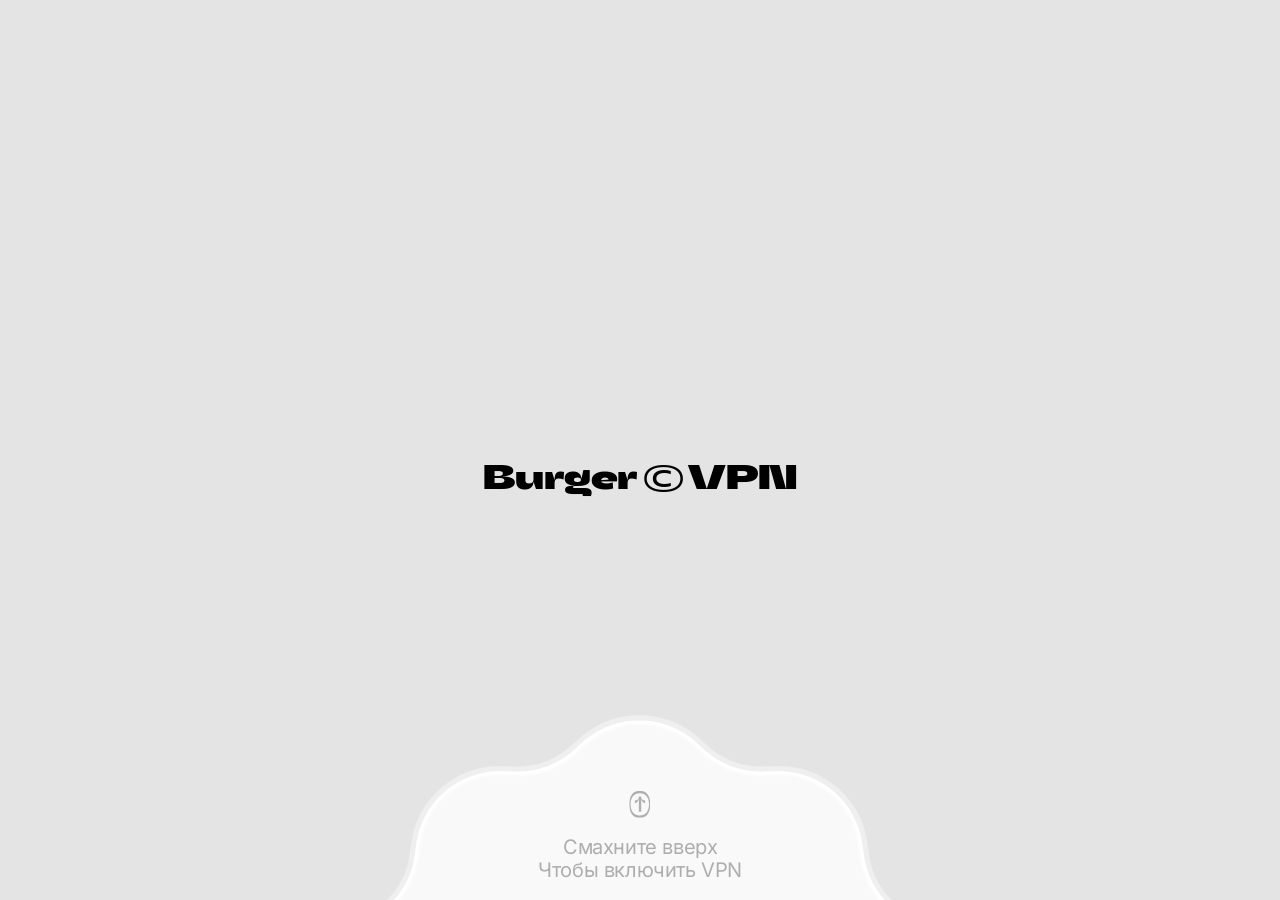
<file: intro.html>
<!doctype html>
<html lang="ru" class="no-js">
<head>
  <meta charset="utf-8">
  <meta name="viewport" content="width=device-width, initial-scale=1, viewport-fit=cover">
  <title>Burger VPN — смахните вверх</title>
  <meta name="description" content="Burger VPN: смахните вверх, чтобы включить VPN. Просто. Работает.">
  <meta name="theme-color" content="#e4e4e4">
  <link rel="icon" href="img/favicon.svg" type="image/svg+xml">
  <script>document.documentElement.className = 'js';</script>

  <link rel="preload" href="fonts/asgard-wide-xbold.woff2" as="font" type="font/woff2" crossorigin>
  <link rel="preload" href="fonts/asgard-wide-medium.woff2" as="font" type="font/woff2" crossorigin>
  <link rel="preload" href="fonts/inter-cyrillic.woff2" as="font" type="font/woff2" crossorigin>

  <link rel="stylesheet" href="css/base/fonts.css">
  <link rel="stylesheet" href="css/base/variables.css">
  <link rel="stylesheet" href="css/base/reset.css">
  <link rel="stylesheet" href="css/base/base.css">
  <link rel="stylesheet" href="css/blocks/glass.css">
  <link rel="stylesheet" href="css/blocks/button.css">
  <link rel="stylesheet" href="css/blocks/intro.css">
</head>
<body>
  <main class="intro" data-intro>
    <div class="intro__stage" data-intro-stage>
      <p class="intro__logo">
        <span class="intro__logo-word">Burger</span>
        <span class="intro__logo-mark">©</span>
        <span class="intro__logo-word">VPN</span>
      </p>

      <svg class="intro__blob" viewBox="0 0 580.725 574.578" fill="none" aria-hidden="true">
        <defs>
          <clipPath id="intro-blob-inside"><path id="intro-blob-shape" d="M231.212 33.6466C236.27 29.0573 238.799 26.7627 241.132 24.9414C270.066 2.35288 310.659 2.35288 339.593 24.9414C341.926 26.7627 344.455 29.0573 349.513 33.6466V33.6466C351.901 35.8133 353.095 36.8966 354.288 37.8971C368.689 49.9754 386.883 56.5974 405.679 56.6017C407.236 56.6021 408.847 56.5397 412.069 56.415V56.415C418.893 56.1508 422.306 56.0187 425.264 56.1231C461.948 57.4174 493.044 83.5103 500.689 119.412C501.305 122.307 501.768 125.69 502.693 132.457V132.457C503.129 135.652 503.348 137.25 503.618 138.783C506.886 157.292 516.567 174.06 530.963 186.145C532.155 187.146 533.429 188.133 535.978 190.109V190.109C541.376 194.294 544.075 196.386 546.273 198.367C573.543 222.938 580.592 262.915 563.371 295.332C561.982 297.945 560.162 300.834 556.52 306.613V306.613C554.801 309.341 553.942 310.705 553.164 312.053C543.77 328.333 540.408 347.4 543.667 365.911C543.937 367.445 544.278 369.02 544.961 372.172V372.172C546.406 378.847 547.129 382.185 547.539 385.116C552.635 421.467 532.338 456.622 498.309 470.385C495.566 471.494 492.314 472.537 485.81 474.623V474.623C482.74 475.608 481.204 476.101 479.741 476.634C462.081 483.066 447.249 495.511 437.848 511.787C437.069 513.135 436.317 514.561 434.814 517.414V517.414C431.631 523.457 430.039 526.478 428.47 528.987C409.007 560.109 370.861 573.993 335.947 562.663C333.132 561.749 329.971 560.458 323.648 557.875V557.875C320.663 556.656 319.17 556.047 317.707 555.514C300.043 549.09 280.682 549.09 263.018 555.514C261.555 556.047 260.062 556.656 257.077 557.875V557.875C250.754 560.458 247.593 561.749 244.778 562.663C209.864 573.993 171.718 560.109 152.255 528.987C150.686 526.478 149.094 523.457 145.911 517.414V517.414C144.408 514.561 143.656 513.135 142.877 511.787C133.476 495.511 118.644 483.066 100.984 476.634C99.5206 476.101 97.9854 475.608 94.915 474.623V474.623C88.4113 472.537 85.1595 471.494 82.4158 470.385C48.3868 456.622 28.0902 421.467 33.1856 385.116C33.5965 382.185 34.3191 378.847 35.7644 372.172V372.172C36.4467 369.02 36.7879 367.445 37.0579 365.911C40.3175 347.4 36.9554 328.333 27.5614 312.053C26.7832 310.705 25.9236 309.341 24.2046 306.613V306.613C20.5634 300.834 18.7428 297.945 17.3543 295.332C0.133172 262.915 7.18214 222.938 34.4517 198.367C36.6504 196.386 39.3494 194.294 44.7474 190.109V190.109C47.2958 188.133 48.57 187.146 49.7625 186.145C64.1579 174.06 73.8387 157.292 77.1068 138.783C77.3775 137.25 77.5958 135.652 78.0325 132.457V132.457C78.9575 125.69 79.4199 122.307 80.0363 119.412C87.681 83.5103 118.777 57.4174 155.461 56.1231C158.419 56.0187 161.832 56.1508 168.656 56.415V56.415C171.878 56.5397 173.489 56.6021 175.046 56.6017C193.842 56.5974 212.036 49.9754 226.437 37.8971C227.63 36.8966 228.824 35.8133 231.212 33.6466V33.6466Z"/></clipPath>
          <filter id="intro-blob-soft" x="-5%" y="-5%" width="110%" height="110%"><feGaussianBlur stdDeviation="1.2"/></filter>
          <filter id="intro-touch-blur" x="-50%" y="-100%" width="200%" height="300%"><feGaussianBlur stdDeviation="16"/></filter>
        </defs>
        <use href="#intro-blob-shape" stroke="#efefef" stroke-width="10"/>
        <use href="#intro-blob-shape" fill="#f9f9f9"/>
        <g clip-path="url(#intro-blob-inside)">
          <g class="intro__touch" filter="url(#intro-touch-blur)">
            <ellipse cx="170" cy="100" rx="50" ry="52" fill="#ff1f8e"/>
            <ellipse cx="404" cy="100" rx="50" ry="52" fill="#ff1f8e"/>
            <ellipse cx="291" cy="150" rx="120" ry="22" fill="#b3a6ff" opacity="0.7"/>
          </g>
        </g>
        <use href="#intro-blob-shape" stroke="#fff" stroke-width="7" clip-path="url(#intro-blob-inside)" filter="url(#intro-blob-soft)"/>
      </svg>

      <h1 class="intro__title" tabindex="-1" data-intro-title>Просто.<br>Работает.</h1>

      <div class="intro__bubble" aria-hidden="true">
        <span class="intro__glow"></span>
        <span class="intro__lens">Просто.<br>Работает.</span>
      </div>

      <button class="intro__trigger" type="button" data-intro-trigger>
        <img class="intro__arrow" src="img/icons/intro-arrow.svg" width="26" height="20" alt="">
        <span class="intro__hint">Смахните вверх<br>Чтобы включить VPN</span>
      </button>

      <div class="intro__cloud">
        <img class="intro__icon" src="img/services/whatsapp.webp" width="164" height="167" alt="" decoding="async" style="--x: 184; --y: -14; --w: 82; --i: 27;">
        <img class="intro__icon" src="img/services/facebook.webp" width="182" height="185" alt="" decoding="async" style="--x: 189; --y: 0; --w: 91; --i: 25;">
        <img class="intro__icon" src="img/services/finland.webp" width="119" height="120" alt="" decoding="async" style="--x: 204; --y: 47; --w: 59; --i: 22;">
        <img class="intro__icon" src="img/services/reddit.webp" width="141" height="142" alt="" decoding="async" style="--x: 102.5; --y: 88; --w: 70; --i: 20;">
        <img class="intro__icon" src="img/services/notion.webp" width="149" height="151" alt="" decoding="async" style="--x: 223; --y: 75; --w: 74; --i: 18;">
        <img class="intro__icon" src="img/services/uk.webp" width="50" height="51" alt="" decoding="async" style="--x: 162; --y: 196; --w: 25; --i: 7;">
        <img class="intro__icon" src="img/services/usa.webp" width="72" height="74" alt="" decoding="async" style="--x: 142; --y: 99; --w: 36; --i: 19;">
        <img class="intro__icon" src="img/services/adobe.webp" width="170" height="173" alt="" decoding="async" style="--x: 132; --y: -97; --w: 85; --i: 28;">
        <img class="intro__icon" src="img/services/discord.webp" width="156" height="159" alt="" decoding="async" style="--x: 307; --y: 183; --w: 78; --i: 12;">
        <img class="intro__icon" src="img/services/discord-small.webp" width="73" height="74" alt="" decoding="async" style="--x: 152; --y: 130; --w: 36; --i: 13;">
        <img class="intro__icon" src="img/services/spotify.webp" width="125" height="126" alt="" decoding="async" style="--x: 98; --y: 106; --w: 62; --i: 17;">
        <img class="intro__icon" src="img/services/etsy.webp" width="58" height="59" alt="" decoding="async" style="--x: 227; --y: 274; --w: 29; --i: 1;">
        <img class="intro__icon" src="img/services/kazakhstan.webp" width="52" height="53" alt="" decoding="async" style="--x: 269; --y: 164; --w: 26; --i: 10;">
        <img class="intro__icon" src="img/services/uae.webp" width="98" height="99" alt="" decoding="async" style="--x: 314; --y: 143; --w: 49; --i: 15;">
        <img class="intro__icon" src="img/services/sweden.webp" width="140" height="142" alt="" decoding="async" style="--x: 116; --y: 143; --w: 70; --i: 11;">
        <img class="intro__icon" src="img/services/poland.webp" width="28" height="28" alt="" decoding="async" style="--x: 229; --y: 237; --w: 14; --i: 3;">
        <img class="intro__icon" src="img/services/instagram.webp" width="150" height="153" alt="" decoding="async" style="--x: 203; --y: 157; --w: 75; --i: 8;">
        <img class="intro__icon" src="img/services/germany.webp" width="24" height="25" alt="" decoding="async" style="--x: 300; --y: 205; --w: 12; --i: 9;">
        <img class="intro__icon" src="img/services/medium.webp" width="54" height="55" alt="" decoding="async" style="--x: 170; --y: 227; --w: 27; --i: 5;">
        <img class="intro__icon" src="img/services/dribbble.webp" width="78" height="80" alt="" decoding="async" style="--x: 183; --y: 239; --w: 39; --i: 2;">
        <img class="intro__icon" src="img/services/dribbble-alt.webp" width="78" height="80" alt="" decoding="async" style="--x: 200; --y: 312; --w: 39; --i: 0;">
        <img class="intro__icon" src="img/services/youtube.webp" width="168" height="171" alt="" decoding="async" style="--x: 113; --y: 0; --w: 84; --i: 26;">
        <a class="intro__power" href="index.html" aria-label="Открыть сайт Burger VPN">
          <img class="intro__power-image" src="img/intro/power.webp" width="236" height="239" alt="">
        </a>
        <img class="intro__icon" src="img/services/notion-small.webp" width="46" height="46" alt="" decoding="async" style="--x: 307; --y: 150; --w: 23; --i: 14;">
        <img class="intro__icon" src="img/services/soundcloud.webp" width="24" height="24" alt="" decoding="async" style="--x: 273; --y: 218; --w: 12; --i: 6;">
        <img class="intro__icon" src="img/services/chatgpt.webp" width="135" height="136" alt="" decoding="async" style="--x: 347; --y: 78; --w: 67; --i: 24;">
        <img class="intro__icon" src="img/services/signal.webp" width="36" height="37" alt="" decoding="async" style="--x: 312; --y: 105; --w: 18; --i: 21;">
        <img class="intro__icon" src="img/services/telegram.webp" width="123" height="125" alt="" decoding="async" style="--x: 195; --y: 86; --w: 62; --i: 16;">
        <img class="intro__icon" src="img/services/tiktok.webp" width="44" height="44" alt="" decoding="async" style="--x: 259; --y: 243; --w: 22; --i: 4;">
        <img class="intro__icon" src="img/services/whatsapp-small.webp" width="48" height="49" alt="" decoding="async" style="--x: 78; --y: 99; --w: 24; --i: 23;">
      </div>

      <div class="intro__actions">
        <a class="intro__action button glass glass_theme_dark" href="index.html#activation">Зарегистрироваться</a>
        <a class="intro__action button glass glass_theme_light" href="https://t.me/VpnBurger_bot" target="_blank" rel="noopener noreferrer">Войти в профиль</a>
      </div>

      <p class="intro__copyright">
        <span>Burger VPN</span>
        <span>©</span>
        <span>2026</span>
      </p>
    </div>
  </main>

  <script src="js/core/utils.js" defer></script>
  <script src="js/blocks/intro.js" defer></script>
</body>
</html>
</file>
<file: css/base/fonts.css>
/* Asgard Wide — пробная версия Zetafonts (CC BY-NC). В пробной сборке цифры заменены
   штампами, поэтому они вырезаны из файла, а цифры берутся из Unbounded по unicode-range. */
@font-face {
  font-family: "Asgard Wide";
  src: url("../../fonts/asgard-wide-regular.woff2") format("woff2");
  font-weight: 400;
  font-display: swap;
  unicode-range: U+0020-002F, U+003A-007E, U+00A0-00FF, U+0131, U+0152-0153, U+02C6, U+02DA, U+02DC,
    U+0400-045F, U+0490-0491, U+2010-2027, U+2030-203A, U+20AC, U+20BD, U+2116, U+2122, U+2190-2193, U+2212;
}

@font-face {
  font-family: "Asgard Wide";
  src: url("../../fonts/asgard-wide-medium.woff2") format("woff2");
  font-weight: 500;
  font-display: swap;
  unicode-range: U+0020-002F, U+003A-007E, U+00A0-00FF, U+0131, U+0152-0153, U+02C6, U+02DA, U+02DC,
    U+0400-045F, U+0490-0491, U+2010-2027, U+2030-203A, U+20AC, U+20BD, U+2116, U+2122, U+2190-2193, U+2212;
}

@font-face {
  font-family: "Asgard Wide";
  src: url("../../fonts/asgard-wide-xbold.woff2") format("woff2");
  font-weight: 800;
  font-display: swap;
  unicode-range: U+0020-002F, U+003A-007E, U+00A0-00FF, U+0131, U+0152-0153, U+02C6, U+02DA, U+02DC,
    U+0400-045F, U+0490-0491, U+2010-2027, U+2030-203A, U+20AC, U+20BD, U+2116, U+2122, U+2190-2193, U+2212;
}

/* Цифры объявлены отдельно под каждый вес букв: грань с диапазоном 200–900 Chrome
   выбирает вместо жирной грани букв, и тогда буквы уходят в запасной шрифт */
@font-face {
  font-family: "Asgard Wide";
  src: url("../../fonts/unbounded-digits.woff2") format("woff2-variations"), url("../../fonts/unbounded-digits.woff2") format("woff2");
  font-weight: 400;
  font-display: swap;
  unicode-range: U+0030-0039;
}

@font-face {
  font-family: "Asgard Wide";
  src: url("../../fonts/unbounded-digits.woff2") format("woff2-variations"), url("../../fonts/unbounded-digits.woff2") format("woff2");
  font-weight: 500;
  font-display: swap;
  unicode-range: U+0030-0039;
}

@font-face {
  font-family: "Asgard Wide";
  src: url("../../fonts/unbounded-digits.woff2") format("woff2-variations"), url("../../fonts/unbounded-digits.woff2") format("woff2");
  font-weight: 800;
  font-display: swap;
  unicode-range: U+0030-0039;
}

/* Inter вместо Neue Haas Unica из макета: у Unica нет свободной пробной версии */
@font-face {
  font-family: "Inter";
  src: url("../../fonts/inter-cyrillic.woff2") format("woff2-variations"), url("../../fonts/inter-cyrillic.woff2") format("woff2");
  font-weight: 100 900;
  font-display: swap;
  unicode-range: U+0301, U+0400-045F, U+0490-0491, U+04B0-04B1, U+2116;
}

@font-face {
  font-family: "Inter";
  src: url("../../fonts/inter-latin.woff2") format("woff2-variations"), url("../../fonts/inter-latin.woff2") format("woff2");
  font-weight: 100 900;
  font-display: swap;
  unicode-range: U+0000-00FF, U+0131, U+0152-0153, U+02BB-02BC, U+02C6, U+02DA, U+02DC, U+0304, U+0308, U+0329,
    U+2000-206F, U+20AC, U+2122, U+2191, U+2193, U+2212, U+2215, U+FEFF, U+FFFD;
}
</file>
<file: css/base/variables.css>
:root {
  /* Цвета */
  --color-bg: #f5f5f5;
  --color-bg-alt: #e4e4e4;
  --color-bg-page: #f5f5f5;
  --color-white: #ffffff;
  --color-black: #000000;
  --color-ink: #000000;
  --color-ink-80: rgb(0 0 0 / 0.8);
  --color-ink-40: rgb(0 0 0 / 0.4);
  --color-ink-30: rgb(0 0 0 / 0.3);
  --color-ink-20: rgb(0 0 0 / 0.2);
  --color-ink-10: rgb(0 0 0 / 0.1);
  --color-light-70: rgb(255 255 255 / 0.7);
  --color-light-40: rgb(255 255 255 / 0.4);
  --color-light-30: rgb(255 255 255 / 0.3);
  --color-light-12: rgb(255 255 255 / 0.12);
  --color-dark: #0c0c0c;
  --color-dark-soft: #1d1d1d;

  --color-pink: #ff2486;
  --color-pink-deep: #eb1976;
  --color-pink-light: #fe77b4;
  --color-pink-soft: #f9539d;
  --color-pink-glow: #fe499a;
  --color-pink-shadow: #d30460;
  --color-lime: #c4d82b;
  --color-orange: #ff8b4d;
  --color-magenta: #fe2dea;
  --color-sky: #86dfff;
  --color-sky-deep: #0786b5;

  /* Градиенты */
  --gradient-pink: radial-gradient(83% 83% at 50% 17%, #fe77b4 40%, #eb1976 84%), #ff2486;
  --gradient-holo: linear-gradient(90deg, #f7ded7 8%, #b6c9d7 36%, #b4c2f3 56%, #e2ceea 79%, #f7edee 100%);
  --gradient-glass-stroke: linear-gradient(135deg, rgb(255 255 255 / 0) 0%, rgb(255 255 255 / 0.7) 25%, rgb(255 255 255 / 0.3) 93%, rgb(255 255 255 / 0.2) 100%);
  --gradient-light-glass: radial-gradient(227% 185% at 50% 4%, rgb(128 128 128 / 0.01) 22%, rgb(158 158 158 / 0.4) 42%, rgb(158 158 158 / 0.7) 56%), #ffffff;

  /* Тени */
  --shadow-glass-inset: inset 2.5px 2.5px 16.5px -2.5px rgb(255 255 255 / 0.7),
    inset 1.25px 1.25px 60px -2.5px rgb(255 255 255 / 0.2),
    inset -8px -9.25px 15px -2.5px rgb(255 255 255 / 0.2);
  --shadow-glass-pink: inset -2.5px -6.25px 17.5px -5.5px rgb(255 64 157 / 0.6);
  --shadow-light-glass: 0 5px 8px -6px rgb(9 9 9 / 0.18);
  --shadow-card: 0 30px 23px -23px rgb(9 9 9 / 0.35);
  --shadow-float: 0 32px 22px -30px rgb(0 0 0 / 0.45);

  /* Скругления */
  --radius-section: 105px;
  --radius-xl: 46px;
  --radius-lg: 40px;
  --radius-md: 25px;
  --radius-sm: 20px;
  --radius-pill: 17px;
  --radius-xs: 12px;

  /* Шрифты */
  --font-display: "Asgard Wide", "Unbounded", system-ui, sans-serif;
  --font-body: "Inter", "Neue Haas Unica", "Helvetica Neue", system-ui, sans-serif;

  /* Одна единица = 1px макета шириной 440, считается от ширины ближайшего контейнера */
  --u: calc(100cqi / 440);

  --fs-display: clamp(40px, calc(60 * var(--u)), 92px);
  --fs-h2: clamp(29px, calc(40 * var(--u)), 58px);
  --fs-h3: clamp(24px, calc(33 * var(--u)), 44px);
  --fs-lead: clamp(17px, calc(22 * var(--u)), 28px);
  --fs-body: clamp(14px, calc(16 * var(--u)), 20px);
  --fs-small: clamp(12px, calc(14 * var(--u)), 17px);
  --fs-button: clamp(22px, calc(32 * var(--u)), 42px);

  /* Сетка страницы */
  --page-gutter: 20px;
  --page-max: 1440px;
  --tile-gap: 16px;
  --header-height: 70px;

  /* Движение */
  --ease-out: cubic-bezier(0.16, 1, 0.3, 1);
  --ease-back: cubic-bezier(0.34, 1.56, 0.64, 1);
  --ease-in-out: cubic-bezier(0.65, 0, 0.35, 1);
  --dur-fast: 0.25s;
  --dur: 0.5s;
  --dur-slow: 0.9s;
}

@media (min-width: 768px) {
  :root {
    --page-gutter: 24px;
    --tile-gap: 20px;
    --radius-section: 64px;
  }
}

@media (min-width: 1240px) {
  :root {
    --page-gutter: 32px;
    --tile-gap: 24px;
  }
}
</file>
<file: css/base/base.css>
html {
  scroll-behavior: smooth;
  scroll-padding-top: calc(var(--header-height) + 24px);
}

body {
  min-width: 320px;
  overflow-x: clip;
  background: var(--color-bg-page);
  color: var(--color-ink);
  font-family: var(--font-body);
  font-size: 16px;
  line-height: 1.35;
  -webkit-font-smoothing: antialiased;
  -moz-osx-font-smoothing: grayscale;
  text-rendering: optimizeLegibility;
}

body.is-locked {
  overflow: hidden;
  padding-right: var(--scrollbar-compensation, 0px);
}

/* В макете у текстов включена обрезка по высоте заглавных: отступы в Figma считаются
   от верха заглавных до базовой линии. Без поддержки (Firefox) отступы чуть шире. */
:where(h1, h2, h3, p, li, dt, dd, figcaption, button, a, label, span, input) {
  text-box: trim-both cap alphabetic;
}

:focus-visible {
  outline: 2px solid var(--color-pink);
  outline-offset: 3px;
}

/* Пауза для анимаций за экраном (js/core/offscreen.js). Правила блоков задают animation
   целиком и сбрасывают play-state, поэтому здесь нужен !important */
.is-offscreen,
.is-offscreen * {
  animation-play-state: paused !important;
}

.visually-hidden {
  position: absolute;
  width: 1px;
  height: 1px;
  margin: -1px;
  padding: 0;
  overflow: hidden;
  clip: rect(0 0 0 0);
  white-space: nowrap;
  border: 0;
}

/* Сетка страницы. На телефоне секции идут встык, как в макете,
   с 768px превращаются в плитки бенто. */
.page {
  container-type: inline-size;
  display: flex;
  flex-direction: column;
  padding-top: calc(var(--header-height) + 10px);
}

/* Подвал стоит вне <main>, чтобы у страницы был ориентир «подвал», но обе части —
   клетки одной сетки: main не даёт своей коробки */
.page__main {
  display: contents;
}

/* На телефоне контейнер — вся страница: cqi считается от ширины без полей секций,
   и размеры из макета (ширина 440) совпадают один в один */
.page__tile {
  position: relative;
  min-width: 0;
}

@media (min-width: 768px) {
  :root {
    --color-bg-page: #e9e9e9;
  }

  .page {
    display: grid;
    grid-template-columns: minmax(0, 1fr);
    gap: var(--tile-gap);
    width: min(100%, 680px + 2 * var(--page-gutter));
    margin-inline: auto;
    padding: calc(var(--header-height) + 40px) var(--page-gutter) var(--page-gutter);
  }

  .page__tile {
    container-type: inline-size;
    border-radius: var(--radius-section);
    background: var(--color-bg);
    box-shadow: inset 0 1px 0 rgb(255 255 255 / 0.9), 0 18px 40px -32px rgb(0 0 0 / 0.35);
  }
}

@media (min-width: 1024px) {
  /* Пары плиток подобраны по высоте так, чтобы в растянутых плитках оставалось меньше
     пустого места: устройства — рядом с сервисами и поддержкой, отзывы — с шагами и запуском */
  .page {
    width: min(100%, var(--page-max));
    grid-template-columns: repeat(12, minmax(0, 1fr));
    grid-template-areas:
      "hero hero hero hero hero hero hero hero hero hero hero hero"
      "features features features features features features features features features features features features"
      "devices devices devices devices devices devices devices services services services services services"
      "devices devices devices devices devices devices devices support support support support support"
      "tariffs tariffs tariffs tariffs tariffs tariffs tariffs tariffs tariffs tariffs tariffs tariffs"
      "mini-app mini-app mini-app mini-app mini-app mini-app cashback cashback cashback cashback cashback cashback"
      "steps steps steps steps steps reviews reviews reviews reviews reviews reviews reviews"
      "launch launch launch launch launch reviews reviews reviews reviews reviews reviews reviews"
      "faq faq faq faq faq faq faq faq faq faq faq faq"
      "footer footer footer footer footer footer footer footer footer footer footer footer";
  }

  .page__tile_area_hero { grid-area: hero; }
  .page__tile_area_features { grid-area: features; }
  .page__tile_area_services { grid-area: services; }
  .page__tile_area_devices { grid-area: devices; }
  .page__tile_area_steps { grid-area: steps; }
  .page__tile_area_tariffs { grid-area: tariffs; }
  .page__tile_area_mini-app { grid-area: mini-app; }
  .page__tile_area_cashback { grid-area: cashback; }
  .page__tile_area_reviews { grid-area: reviews; }
  .page__tile_area_launch { grid-area: launch; }
  .page__tile_area_faq { grid-area: faq; }
  .page__tile_area_support { grid-area: support; }
  .page__tile_area_footer { grid-area: footer; }
}

/* Появление при прокрутке: состояние задаёт js/core/reveal.js */
[data-reveal] {
  --reveal-shift: 36px;
  --reveal-delay: 0s;
  opacity: 0;
  transform: translate3d(0, var(--reveal-shift), 0) scale(0.98);
  transition:
    opacity var(--dur-slow) var(--ease-out) var(--reveal-delay),
    transform var(--dur-slow) var(--ease-out) var(--reveal-delay);
}

[data-reveal].is-visible {
  opacity: 1;
  transform: none;
}

.no-js [data-reveal] {
  opacity: 1;
  transform: none;
}

@media (prefers-reduced-motion: reduce) {
  html {
    scroll-behavior: auto;
  }

  *,
  *::before,
  *::after {
    animation-duration: 0.01ms !important;
    animation-iteration-count: 1 !important;
    transition-duration: 0.01ms !important;
    transition-delay: 0s !important;
  }

  [data-reveal] {
    opacity: 1;
    transform: none;
  }
}
</file>
<file: css/blocks/glass.css>
/* Стеклянная поверхность из макета: фон, градиентная обводка, внутренние блики.
   Подмешивается к элементам других блоков, сама раскладку не задаёт. */
.glass {
  --glass-border: 1px;
  --glass-stroke: linear-gradient(180deg, rgb(0 0 0 / 0.1), rgb(0 0 0 / 0.3));
  position: relative;
  isolation: isolate;
}

.glass::before {
  content: "";
  position: absolute;
  inset: 0;
  z-index: 2;
  padding: var(--glass-border);
  border-radius: inherit;
  background: var(--glass-stroke);
  -webkit-mask: linear-gradient(#000 0 0) content-box, linear-gradient(#000 0 0);
  -webkit-mask-composite: xor;
  mask-composite: exclude;
  pointer-events: none;
}

.glass_theme_light {
  background: var(--gradient-light-glass);
  box-shadow: var(--shadow-light-glass);
}

.glass_theme_dark {
  --glass-border: 2px;
  --glass-stroke: var(--gradient-glass-stroke);
  background: var(--color-black);
  color: var(--color-white);
  box-shadow: var(--shadow-glass-inset), var(--shadow-glass-pink), var(--shadow-float);
}

.glass_theme_pink {
  --glass-stroke: var(--gradient-glass-stroke);
  background: var(--gradient-pink);
  color: var(--color-white);
  box-shadow:
    0 16px 12px -15px rgb(211 4 96 / 0.45),
    inset 1.25px 1.25px 8.25px -1.25px rgb(255 255 255 / 0.7),
    inset -1.25px -3.125px 8.75px -2.75px rgb(144 137 246 / 0.6),
    inset 0.625px 0.625px 15px -1.25px var(--color-white),
    inset -4px -4.625px 7.5px -1.25px rgb(255 255 255 / 0.2),
    inset -1.25px -3.125px 8.75px -2.75px rgb(246 188 137 / 0.6);
}

.glass_theme_clear {
  --glass-border: 2px;
  --glass-stroke: var(--gradient-glass-stroke);
  background: radial-gradient(130% 150% at 28% 18%, rgb(255 255 255 / 0.5) 10%, rgb(255 255 255 / 0.05) 55%, rgb(255 255 255 / 0.02) 100%);
  color: var(--color-white);
  box-shadow:
    inset 2.5px 2.5px 16.5px -2.5px rgb(255 255 255 / 0.7),
    inset -2.5px -6.25px 12.5px -5.5px rgb(235 235 235 / 0.6),
    inset 1.25px 1.25px 60px -2.5px rgb(255 255 255 / 0.2),
    inset -8px -9.25px 15px -2.5px rgb(255 255 255 / 0.2),
    0 25px 22px -28px rgb(0 0 0 / 0.35);
  -webkit-backdrop-filter: blur(6px);
  backdrop-filter: blur(6px);
}
</file>
<file: css/blocks/button.css>
.button {
  position: relative;
  display: inline-flex;
  align-items: center;
  justify-content: center;
  gap: 0.4em;
  overflow: hidden;
  border-radius: var(--radius-xl);
  font-family: var(--font-display);
  font-weight: 400;
  line-height: 1;
  text-align: center;
  white-space: nowrap;
  -webkit-tap-highlight-color: transparent;
  user-select: none;
  transition:
    transform var(--dur-fast) var(--ease-back),
    box-shadow var(--dur) var(--ease-out),
    filter var(--dur-fast) ease;
}

/* Блик, пробегающий по кнопке при наведении */
.button::after {
  content: "";
  position: absolute;
  inset: -20% auto -20% -60%;
  width: 45%;
  background: linear-gradient(100deg, transparent, rgb(255 255 255 / 0.28), transparent);
  transform: translateX(0) skewX(-18deg);
  opacity: 0;
  pointer-events: none;
}

@media (hover: hover) {
  .button:hover {
    transform: translateY(-2px);
    filter: brightness(1.06);
  }

  .button:hover::after {
    opacity: 1;
    transform: translateX(420%) skewX(-18deg);
    transition: transform 0.9s var(--ease-out), opacity 0.2s;
  }
}

.button:active {
  transform: scale(0.97);
}

.button_size_l {
  min-height: clamp(62px, calc(86 * var(--u)), 104px);
  padding-inline: 1.1em;
  font-size: var(--fs-button);
}

.button_size_m {
  min-height: clamp(58px, calc(85 * var(--u)), 100px);
  padding-inline: 1.1em;
  font-size: clamp(20px, calc(28 * var(--u)), 36px);
}
</file>
<file: css/blocks/tabs.css>
/* Сегментный переключатель: подложка ездит под активной вкладкой (js/core/tabs.js) */
.tabs {
  position: relative;
  isolation: isolate;
  display: inline-grid;
  grid-auto-columns: 1fr;
  grid-auto-flow: column;
  align-items: stretch;
  max-width: 100%;
}

.tabs__indicator {
  position: absolute;
  top: 0;
  left: 0;
  z-index: 0;
  width: var(--tab-width, 0);
  height: 100%;
  border-radius: var(--radius-xs);
  transform: translateX(var(--tab-x, 0));
  transition:
    transform 0.55s var(--ease-back),
    width 0.45s var(--ease-out);
}

.no-js .tabs__indicator {
  display: none;
}

.tabs__tab {
  position: relative;
  z-index: 1;
  min-height: 36px;
  padding: 3px clamp(9px, calc(13 * var(--u)), 16px);
  font-family: var(--font-body);
  font-size: clamp(13px, calc(14 * var(--u)), 16px);
  font-weight: 500;
  line-height: 1.15;
  white-space: nowrap;
  color: var(--color-ink-20);
  transition: color var(--dur-fast) ease;
}

.tabs__tab::before {
  content: "";
  position: absolute;
  top: 50%;
  left: 0;
  width: 1px;
  height: 12px;
  border-radius: 1px;
  background: rgb(142 142 147 / 0.3);
  transform: translateY(-50%);
  transition: opacity var(--dur-fast);
}

.tabs__tab:first-of-type::before,
.tabs__tab_active::before,
.tabs__tab_active + .tabs__tab::before {
  opacity: 0;
}

.tabs__tab_active {
  color: var(--color-ink);
}

@media (hover: hover) {
  .tabs__tab:not(.tabs__tab_active):hover {
    color: var(--color-ink-40);
  }
}

.tabs_theme_dark .tabs__tab {
  font-size: clamp(15px, calc(17 * var(--u)), 19px);
  color: var(--color-light-40);
}

.tabs_theme_dark .tabs__tab::before {
  background: var(--color-light-30);
}

.tabs_theme_dark .tabs__tab_active {
  color: var(--color-white);
}

@media (hover: hover) {
  .tabs_theme_dark .tabs__tab:not(.tabs__tab_active):hover {
    color: var(--color-light-70);
  }
}

.tabs_theme_dark .tabs__indicator {
  background: radial-gradient(100% 75% at 50% 50%, rgb(255 255 255 / 0.4) 0%, rgb(255 255 255 / 0.28) 36%, rgb(255 255 255 / 0.12) 100%);
  box-shadow: inset 0 0 0 1px rgb(255 255 255 / 0.18);
}
</file>
<file: css/blocks/heading.css>
.heading {
  font-family: var(--font-display);
  font-size: var(--fs-h2);
  font-weight: 500;
  line-height: 0.95;
  letter-spacing: -0.03em;
  text-align: center;
}

.heading-note {
  font-size: var(--fs-body);
  line-height: 1.35;
  letter-spacing: 0.02em;
  text-align: center;
  color: var(--color-ink-40);
}
</file>
<file: css/blocks/header.css>
/* Центруем полями, а не сдвигом на 50%: когда окно прячет полосу прокрутки,
   правый край уменьшается на её ширину и шапка остаётся на месте */
.header {
  position: fixed;
  top: max(10px, env(safe-area-inset-top));
  left: 0;
  right: var(--scrollbar-compensation, 0px);
  z-index: 50;
  width: min(100% - var(--scrollbar-compensation, 0px) - 2 * clamp(12px, 4.3vw, 19px), 1000px);
  margin-inline: auto;
  transition: transform var(--dur) var(--ease-out);
}

.header_hidden {
  transform: translateY(calc(-100% - 24px));
}

.header__bar {
  display: flex;
  align-items: center;
  gap: clamp(10px, 4vw, 26px);
  height: var(--header-height);
  padding: 0 8px 0 clamp(14px, 4.8vw, 22px);
  border-radius: var(--radius-md);
  background: radial-gradient(75% 94% at 50% 0%, #ffffff 0%, rgb(255 255 255 / 0) 80%), rgb(196 196 196 / 0.4);
  -webkit-backdrop-filter: blur(20px) saturate(1.4);
  backdrop-filter: blur(20px) saturate(1.4);
  box-shadow: inset 0 0 10px 2px #ffffff;
  transition: background var(--dur) ease, box-shadow var(--dur) ease;
}

.header_menu-open .header__bar {
  background: var(--color-white);
  box-shadow: inset 0 0 10px 2px #ffffff, 0 2px 10px -2px rgb(0 0 0 / 0.2), 0 0 0 1px rgb(0 0 0 / 0.08);
}

.header__brand {
  display: inline-flex;
  flex-shrink: 0;
  align-items: flex-end;
  gap: 4px;
  padding: 8px 4px 8px 0;
  -webkit-tap-highlight-color: transparent;
}

.header__logo {
  font-family: var(--font-display);
  font-size: clamp(23px, 6.6vw, 29px);
  font-weight: 500;
  line-height: 0.9;
  letter-spacing: -0.06em;
}

.header__chevron {
  width: 10px;
  margin-bottom: 1px;
  transition: transform var(--dur) var(--ease-back);
}

.header_menu-open .header__chevron {
  transform: rotate(180deg);
}

.header__links {
  display: flex;
  align-items: center;
  gap: 10px;
}

.header__icon-link {
  display: grid;
  place-items: center;
  width: 32px;
  height: 32px;
  border-radius: 50%;
  transition: transform var(--dur-fast) var(--ease-back), background var(--dur-fast);
}

.header__icon-link img {
  width: auto;
  height: 22px;
}

@media (hover: hover) {
  .header__icon-link:hover {
    background: rgb(255 255 255 / 0.6);
    transform: scale(1.08);
  }
}

.header__cta {
  display: inline-flex;
  flex-shrink: 0;
  align-items: center;
  gap: 7px;
  height: 51px;
  margin-left: auto;
  padding: 0 16px;
  border-radius: 15px;
  transition: transform var(--dur-fast) var(--ease-back), filter var(--dur-fast);
}

/* Стеклянная кромка поверх розового, как слой-стекло над кнопкой в макете */
.header__cta::after {
  content: "";
  position: absolute;
  inset: 0;
  z-index: 1;
  border-radius: inherit;
  background: linear-gradient(180deg, rgb(255 255 255 / 0.3), rgb(255 255 255 / 0.05));
  box-shadow: inset 0 0 10px 3px rgb(255 255 255 / 0.7);
  mix-blend-mode: hard-light;
  opacity: 0.7;
  pointer-events: none;
}

.header__cta:active {
  transform: scale(0.95);
}

@media (hover: hover) {
  .header__cta:hover {
    filter: brightness(1.08) saturate(1.1);
  }
}

.header__cta-icon {
  width: 53.6px;
  max-width: none;
  margin: -10px;
  animation: header-pulse 2.8s var(--ease-in-out) infinite;
}

.header__cta-text {
  font-family: var(--font-display);
  font-size: clamp(16px, 4.3vw, 19px);
  font-weight: 500;
  line-height: 0.85;
  text-align: left;
}

/* Поле снизу — место для хвостов «р», «у»: текст обрезан по базовой линии, а блок прячет всё лишнее */
.header__note {
  max-height: 0;
  margin-top: 0;
  padding-bottom: 0.3em;
  overflow: hidden;
  font-size: 15px;
  font-weight: 500;
  line-height: 1;
  text-align: center;
  color: var(--color-white);
  text-shadow: 0 1px 2px rgb(0 0 0 / 0.35);
  opacity: 0;
  transition: max-height var(--dur) var(--ease-out), margin var(--dur) var(--ease-out), opacity var(--dur) ease;
}

.header_menu-open .header__note {
  max-height: 24px;
  margin-top: 8px;
  opacity: 1;
}

@keyframes header-pulse {
  0%,
  100% {
    opacity: 0.75;
    transform: scale(1);
  }

  50% {
    opacity: 1;
    transform: scale(1.08);
  }
}

/* На самых узких экранах логотип, иконки и кнопка не влезают с обычными отступами */
@media (max-width: 379px) {
  .header__bar {
    gap: 10px;
  }

  .header__links {
    gap: 4px;
  }

  .header__icon-link {
    width: 28px;
  }

  .header__cta {
    gap: 5px;
    padding-inline: 9px;
  }

  .header__cta-icon {
    width: 44px;
    margin: -8.2px;
  }
}

/* До 339 px знак не помещается совсем — остаётся надпись */
@media (max-width: 339px) {
  .header__cta-icon {
    display: none;
  }
}

@media (min-width: 768px) {
  .header {
    width: min(100% - var(--scrollbar-compensation, 0px) - 2 * var(--page-gutter), var(--page-max) - 2 * var(--page-gutter));
  }

  .header__bar {
    padding-left: 26px;
  }
}
</file>
<file: css/blocks/menu.css>
.menu {
  position: fixed;
  inset: 0;
  z-index: 40;
}

.menu__backdrop {
  position: absolute;
  inset: 0;
  background: rgb(0 0 0 / 0.3);
  opacity: 0;
  transition: opacity var(--dur) ease;
}

.menu_open .menu__backdrop {
  opacity: 1;
}

/* Все размеры меню — в em от размера шрифта панели (28 px в макете), поэтому на ПК
   лесенка стикеров целиком растёт вместе с экраном и сохраняет пропорции макета */
.menu__panel {
  position: relative;
  display: flex;
  flex-direction: column;
  align-items: stretch;
  width: min(100%, 480px);
  margin-top: calc(var(--header-height) + 82px);
  padding: 0 clamp(12px, 4vw, 20px) 24px;
  font-size: clamp(22px, 6.4vw, 28px);
}

.menu__list {
  display: flex;
  flex-direction: column;
}

/* Стикеры лежат лесенкой с неровным шагом, как в макете: сдвиг и отступ над каждым заданы
   в разметке. Поворот вокруг центра стикера, чтобы наклон не уводил его вверх или вниз.
   Обрезка по высоте заглавных здесь не нужна — иначе пункты наезжают друг на друга */
.menu__item {
  display: flex;
  width: fit-content;
  margin: calc(var(--menu-gap, 0) * 1em / 28) 0 0 var(--menu-x, 0);
  text-box: none;
  opacity: 0;
  transform: translateY(-18px) rotate(calc(var(--menu-tilt, 0deg) - 8deg)) scale(0.85);
  transition:
    opacity 0.35s ease,
    transform 0.6s var(--ease-back);
}

.menu_open .menu__item {
  opacity: 1;
  transform: rotate(var(--menu-tilt, 0deg));
}

.menu_open .menu__item:nth-child(1) { transition-delay: 0.04s; }
.menu_open .menu__item:nth-child(2) { transition-delay: 0.08s; }
.menu_open .menu__item:nth-child(3) { transition-delay: 0.12s; }
.menu_open .menu__item:nth-child(4) { transition-delay: 0.16s; }
.menu_open .menu__item:nth-child(5) { transition-delay: 0.2s; }
.menu_open .menu__item:nth-child(6) { transition-delay: 0.24s; }
.menu_open .menu__item:nth-child(7) { transition-delay: 0.28s; }

.menu__link,
.menu__label {
  text-box: none;
}

.menu__link {
  display: inline-flex;
  align-items: center;
  gap: 0.21em;
  transition: transform var(--dur-fast) var(--ease-back);
}

.menu__label {
  font-family: var(--font-display);
  font-size: 1em;
  font-weight: 400;
  line-height: 1.1;
  color: var(--color-black);
  -webkit-text-stroke: 0.29em var(--color-white);
  paint-order: stroke fill;
}

.menu__arrow {
  flex: none;
  width: 1.21em;
  height: 1.07em;
  background: url("../../img/menu/arrow-button.webp") center / contain no-repeat;
  transition: transform var(--dur) var(--ease-back);
}

@media (hover: hover) {
  .menu__link:hover {
    transform: scale(1.04);
  }

  .menu__link:hover .menu__arrow {
    transform: rotate(45deg);
  }
}

/* Видимая ручка 50 × 6, но нажимать можно на полосу 88 × 44 */
.menu__handle {
  position: relative;
  align-self: center;
  width: 88px;
  height: 44px;
  margin-top: 2.5em;
  opacity: 0;
  transition: opacity var(--dur) ease 0.3s;
}

.menu__handle::before {
  content: "";
  position: absolute;
  top: 50%;
  left: 50%;
  width: 50px;
  height: 6px;
  border-radius: 10px;
  background: rgb(0 0 0 / 0.1);
  box-shadow: 0 4px 6px -3px rgb(0 0 0 / 0.35), inset 0 0 0 0.8px rgb(0 0 0 / 0.12);
  translate: -50% -50%;
}

.menu_open .menu__handle {
  opacity: 1;
}

@media (min-width: 768px) {
  /* В макете (телефон) страница под меню резкая. На широком экране под стикерами
     оказывается крупный заголовок первого экрана — размываем, чтобы пункты читались */
  .menu__backdrop {
    -webkit-backdrop-filter: blur(8px);
    backdrop-filter: blur(8px);
  }

  /* На ПК меню во весь экран: лесенка по центру, размер шрифта от ширины и высоты окна,
     чтобы при уменьшении окна всё плавно уменьшалось и помещалось по высоте */
  .menu {
    display: flex;
    align-items: center;
    justify-content: center;
    padding-top: calc(var(--header-height) + 40px);
  }

  .menu__panel {
    width: 17.2em;
    margin: 0;
    padding: 0 0 1em;
    font-size: clamp(28px, min(4.4vw, 4.6vh), 72px);
  }
}
</file>
<file: css/blocks/hero.css>
.hero {
  display: flex;
  flex-direction: column;
  align-items: center;
  padding: clamp(24px, calc(39 * var(--u)), 64px) 0 clamp(56px, calc(82 * var(--u)), 96px);
  text-align: center;
}

.hero__title {
  font-family: var(--font-display);
  font-size: clamp(38px, calc(60 * var(--u)), 96px);
  font-weight: 500;
  line-height: 1;
  letter-spacing: -0.02em;
}

/* Строки обрезаем сами: верх первой — по заглавным, низ последней — по базовой линии.
   Между строками полный шаг 60 px, как в макете; поле снизу держит хвост «р» внутри обрезки */
.hero__title {
  text-box: none;
}

.hero__line {
  display: block;
  margin-bottom: -0.22em;
  padding-bottom: 0.22em;
  overflow: hidden;
  text-box: none;
}

.hero__line:first-child {
  text-box: trim-start cap alphabetic;
}

.hero__line:last-child {
  text-box: trim-end cap alphabetic;
}

.hero__word {
  display: inline-block;
  animation: hero-rise 1.1s var(--ease-out) both;
}

.hero__line + .hero__line .hero__word {
  animation-delay: 0.12s;
}

.hero__lead {
  margin-top: calc(23 * var(--u));
  font-size: clamp(17px, calc(22 * var(--u)), 30px);
  font-weight: 500;
  line-height: 1.15;
  letter-spacing: 0.02em;
  animation: hero-fade 1s var(--ease-out) 0.3s both;
}

.hero__power {
  position: relative;
  display: block;
  width: 85.8%;
  max-width: 560px;
  margin-top: calc(32 * var(--u));
  aspect-ratio: 755 / 744;
  border-radius: 50%;
  -webkit-tap-highlight-color: transparent;
  animation: hero-pop 1.2s var(--ease-back) 0.2s both;
}

.hero__power-image,
.hero__power-glow {
  position: absolute;
  inset: 0;
  width: 100%;
  height: 100%;
}

.hero__power-image {
  animation: hero-float 6s var(--ease-in-out) infinite;
  transition: scale 0.45s var(--ease-back), filter 0.45s ease;
}

.hero__power-glow {
  filter: blur(calc(38 * var(--u)));
  opacity: 0.4;
  transform: translateY(9%) scale(0.9);
  animation: hero-glow 6s var(--ease-in-out) infinite;
}

@media (hover: hover) {
  .hero__power:hover .hero__power-image {
    scale: 1.035;
    filter: saturate(1.15);
  }
}

.hero__power:active .hero__power-image {
  scale: 0.95;
}

.hero__offer {
  margin-top: calc(48 * var(--u));
  animation: hero-fade 1s var(--ease-out) 0.45s both;
}

.hero__offer-title {
  display: inline-block;
  font-family: var(--font-display);
  font-size: clamp(25px, calc(32 * var(--u)), 46px);
  font-weight: 800;
  line-height: 0.85;
  letter-spacing: -0.01em;
  color: var(--color-bg);
  -webkit-text-stroke: 0.31em var(--color-pink);
  paint-order: stroke fill;
  animation: hero-wiggle 5s var(--ease-in-out) 1.6s infinite;
}

.hero__offer-note {
  margin-top: calc(18 * var(--u));
  font-size: var(--fs-body);
  line-height: 1.3;
  letter-spacing: 0.02em;
  color: var(--color-ink-40);
}

@keyframes hero-rise {
  from {
    transform: translateY(105%) rotate(4deg);
  }

  to {
    transform: none;
  }
}

@keyframes hero-fade {
  from {
    opacity: 0;
    transform: translateY(16px);
  }

  to {
    opacity: 1;
    transform: none;
  }
}

@keyframes hero-pop {
  from {
    opacity: 0;
    transform: scale(0.6) rotate(-25deg);
  }

  to {
    opacity: 1;
    transform: none;
  }
}

@keyframes hero-float {
  0%,
  100% {
    transform: translateY(0) rotate(0deg);
  }

  50% {
    transform: translateY(-3.5%) rotate(4deg);
  }
}

@keyframes hero-glow {
  0%,
  100% {
    opacity: 0.4;
    transform: translateY(9%) scale(0.9);
  }

  50% {
    opacity: 0.55;
    transform: translateY(12%) scale(0.86);
  }
}

@keyframes hero-wiggle {
  0%,
  80%,
  100% {
    transform: none;
  }

  84% {
    transform: rotate(-3deg) scale(1.06);
  }

  88% {
    transform: rotate(2.5deg) scale(1.06);
  }

  92% {
    transform: rotate(-1deg) scale(1.02);
  }
}

@media (min-width: 1024px) {
  .hero {
    display: grid;
    grid-template-columns: minmax(0, 1fr) minmax(0, 1fr);
    grid-template-areas:
      "content power"
      "offer power";
    align-content: center;
    align-items: center;
    column-gap: clamp(24px, 4cqi, 72px);
    padding: clamp(48px, 5cqi, 80px) clamp(40px, 6cqi, 96px);
    text-align: left;
  }

  .hero__content {
    grid-area: content;
    align-self: end;
  }

  .hero__title {
    font-size: clamp(52px, 6cqi, 100px);
  }

  .hero__lead {
    margin-top: 24px;
    font-size: clamp(20px, 1.7vw, 28px);
  }

  .hero__power {
    grid-area: power;
    justify-self: center;
    width: min(100%, 540px);
    margin-top: 0;
  }

  .hero__offer {
    grid-area: offer;
    align-self: start;
    margin-top: 40px;
  }

  .hero__offer-title {
    font-size: clamp(30px, 2.8vw, 44px);
    transform-origin: 0 50%;
  }

  .hero__offer-note {
    margin-top: 24px;
    font-size: clamp(15px, 1.2vw, 19px);
  }
}
</file>
<file: css/blocks/features.css>
.features {
  position: relative;
  z-index: 2;
  padding: 0 0 clamp(40px, calc(58 * var(--u)), 64px);
  background: var(--color-bg);
}

.features__list {
  display: flex;
  flex-direction: column;
  align-items: center;
  gap: clamp(36px, calc(50 * var(--u)), 64px);
  padding-inline: 20px;
}

.features__item {
  display: flex;
  flex-direction: column;
  align-items: center;
  max-width: 440px;
  text-align: center;
}

.features__badge {
  display: flex;
  align-items: center;
}

.features__number,
.features__icon {
  display: grid;
  place-items: center;
  width: clamp(74px, calc(var(--badge-size, 96) * var(--u)), 128px);
  aspect-ratio: 1;
  border-radius: 50%;
}

.features__number {
  position: relative;
  z-index: 1;
  border: clamp(5px, calc(7 * var(--u)), 9px) solid var(--color-black);
  font-size: clamp(50px, calc(var(--digit-size, 70) * var(--u)), 92px);
  font-weight: 500;
  line-height: 0.9;
  letter-spacing: -0.03em;
  background: var(--color-bg);
}

.features__icon {
  margin-left: calc(clamp(74px, calc(var(--badge-size, 96) * var(--u)), 128px) * -0.24);
  background: var(--color-black);
  font-family: var(--font-display);
  font-size: clamp(52px, calc(70 * var(--u)), 94px);
  line-height: 1;
  color: var(--color-white);
}

.features__icon img {
  width: 76%;
}

.features__icon_wifi img {
  width: 71%;
  margin-top: 4%;
}

.features__icon_speed img {
  width: 75%;
  margin-top: 6%;
}

.features__icon_incognito img {
  width: 66%;
}

.features__icon_currency {
  padding-top: 0.04em;
}

.features__title {
  margin-top: clamp(18px, calc(25 * var(--u)), 32px);
  font-family: var(--font-display);
  font-size: var(--fs-h3);
  font-weight: 500;
  line-height: 1;
}

/* Ширина абзаца у каждого пункта своя, как в макете, — от неё зависят переносы строк */
.features__text {
  max-width: min(100%, calc(var(--text-width, 330) * var(--u)));
  margin-top: clamp(14px, calc(18 * var(--u)), 22px);
  font-size: var(--fs-body);
  line-height: 1.3;
  letter-spacing: 0.02em;
  color: var(--color-ink-40);
}

/* Иконка выезжает из-за кольца с цифрой, когда пункт попадает в экран */
.features__item .features__icon {
  transform: translateX(-45%) rotate(-90deg);
  transition: transform 0.9s var(--ease-back) 0.15s;
}

/* Цифра при появлении распрямляется: в макете кольца стоят ровно */
.features__item .features__number {
  transform: rotate(12deg) scale(0.9);
  transition: transform 0.9s var(--ease-back);
}

.features__item.is-visible .features__icon {
  transform: none;
}

.features__item.is-visible .features__number {
  transform: none;
}

.no-js .features__item .features__icon {
  transform: none;
}

@media (hover: hover) {
  .features__item:hover .features__number {
    transform: rotate(0deg) scale(1.05);
  }

  .features__item:hover .features__icon {
    transform: rotate(12deg);
  }
}

@media (max-width: 767px) {
  .features {
    border-radius: 0 0 calc(105 * var(--u)) calc(105 * var(--u));
  }
}

@media (min-width: 768px) {
  .features {
    padding: 56px 0;
  }

  /* На планшете пункты идут сеткой 3 + 2, на ПК — одной строкой */
  .features__list {
    flex-direction: row;
    flex-wrap: wrap;
    align-items: flex-start;
    justify-content: center;
    gap: 48px 24px;
    padding-inline: clamp(24px, 3vw, 48px);
  }

  .features__item {
    flex: 0 0 calc((100% - 2 * 24px) / 3);
    min-width: 0;
  }

  .features__number,
  .features__icon {
    width: clamp(64px, 5.6vw, 92px);
  }

  .features__number {
    border-width: clamp(5px, 0.45vw, 7px);
    font-size: clamp(40px, 4vw, 64px);
  }

  .features__icon {
    margin-left: calc(clamp(64px, 5.6vw, 92px) * -0.24);
    font-size: clamp(40px, 4vw, 64px);
  }

  .features__title {
    font-size: clamp(19px, 1.65vw, 27px);
  }

  .features__text {
    font-size: clamp(13px, 1.05vw, 16px);
  }
}

@media (min-width: 1024px) {
  .features__list {
    flex-wrap: nowrap;
    justify-content: space-between;
    gap: 24px;
  }

  .features__item {
    flex: 1 1 0;
  }
}
</file>
<file: css/blocks/services.css>
.services {
  position: relative;
  z-index: 1;
  display: flex;
  flex-direction: column;
  align-items: center;
  padding-bottom: clamp(56px, calc(180 * var(--u)), 180px);
  background: var(--color-black);
  color: var(--color-bg);
}

.services__stage {
  position: relative;
  container-type: inline-size;
  width: 100%;
  max-width: 600px;
  aspect-ratio: 440 / 460;
}

.services__cloud {
  position: absolute;
  inset: 0;
}

.services__icon {
  position: absolute;
  top: var(--y);
  left: var(--x);
  width: var(--w);
  height: auto;
  opacity: 0;
  scale: 0.3;
  transition:
    opacity 0.6s ease calc(var(--i) * 30ms),
    scale 1s var(--ease-back) calc(var(--i) * 30ms);
  animation: services-float calc(4.6s + var(--i) * 0.11s) var(--ease-in-out) calc(var(--i) * -0.37s) infinite alternate;
}

.services_visible .services__icon,
.no-js .services__icon {
  opacity: 1;
  scale: 1;
}

/* «30+ Сервисов» — SVG по геометрии макета: заливка белая 10 % (сквозь цифры видны иконки)
   и внешняя белая обводка со скруглёнными углами. Обводка рисуется под маской «всё, кроме букв»,
   иначе её внутренняя половина закрашивает цифры */
.services__title {
  position: absolute;
  top: 70.65%;
  left: 20.2%;
  width: 59.55%;
  pointer-events: none;
}

.services__sticker {
  display: block;
  width: 100%;
  overflow: visible;
}

/* Копии через <use> наследуют стиль только от самого <use>, поэтому шрифт задаём ему */
.services__sticker use {
  font-family: var(--font-display);
  font-weight: 800;
  text-anchor: middle;
}

.services__sticker-count {
  font-size: 100px;
  letter-spacing: 2px;
  stroke-width: 24px;
}

.services__sticker-label {
  font-size: 16px;
  stroke-width: 16px;
}

.services__sticker-stroke {
  fill: var(--color-white);
  stroke: var(--color-white);
  stroke-linejoin: round;
}

.services__sticker-fill {
  fill: rgb(255 255 255 / 0.1);
  stroke: none;
}

.services__text {
  position: relative;
  margin-top: clamp(-8px, calc(-5 * var(--u)), 0px);
  padding-inline: 20px;
  font-size: var(--fs-body);
  line-height: 1.35;
  letter-spacing: 0.02em;
  text-align: center;
}

@keyframes services-float {
  from {
    translate: 0 -2.5%;
  }

  to {
    translate: 0 2.5%;
  }
}

/* Белое внутреннее свечение по краям чёрной формы, как в макете; верх и низ прячут соседние блоки.
   Верх секции на 80 px уходит под скруглённый низ преимуществ, а облако иконок выходит
   выше сцены — отступ сверху держит все иконки на виду */
@media (max-width: 767px) {
  .services {
    margin-top: calc(-80 * var(--u));
    padding-top: calc(100 * var(--u));
    box-shadow: inset 0 0 calc(110 * var(--u)) calc(10 * var(--u)) var(--color-white);
  }
}

@media (min-width: 768px) {
  .services {
    justify-content: center;
    padding: 24px 24px 48px;
    overflow: hidden;
  }
}

/* На ПК плитка вытянута по соседней с устройствами — облако растёт на всю её ширину */
@media (min-width: 1024px) {
  .services__stage {
    max-width: 680px;
  }
}
</file>
<file: css/blocks/devices.css>
.devices {
  position: relative;
  z-index: 2;
  display: flex;
  flex-direction: column;
  align-items: center;
  padding: clamp(26px, calc(38 * var(--u)), 50px) 0 0;
  background: var(--color-bg);
}

.devices__title {
  display: flex;
  justify-content: center;
}

/* Наклейка «до 100 устройств в подписке» — SVG по геометрии макета: у текста внешняя
   обводка со скруглёнными углами, CSS-обводка текста даёт на «1» острые шипы */
.devices__sticker {
  width: min(calc(291 * var(--u)), 407px);
  overflow: visible;
}

/* Обводка и заливка — два слоя <use>: Safari красит обводку и заливку SVG-текста по буквам,
   и обводка следующей буквы закрывает предыдущую. Шрифт задаём самим <use> — копии наследуют его */
.devices__sticker use {
  font-family: var(--font-display);
  font-weight: 800;
  text-anchor: middle;
}

.devices__sticker-prefix {
  text-anchor: start;
}

.devices__sticker-stroke {
  fill: var(--color-black);
  stroke: var(--color-black);
  stroke-linejoin: round;
}

.devices__sticker-count {
  font-size: 100px;
  letter-spacing: 2px;
}

.devices__sticker-prefix,
.devices__sticker-caption {
  font-size: 16px;
  letter-spacing: -0.64px;
}

.devices__sticker-stroke .devices__sticker-count {
  stroke-width: 24px;
}

.devices__sticker-stroke .devices__sticker-prefix {
  stroke-width: 12px;
}

.devices__sticker-stroke .devices__sticker-caption {
  stroke-width: 16px;
}

.devices__sticker-fill {
  fill: var(--color-white);
}

.devices__sticker-fill .devices__sticker-prefix {
  fill: var(--color-bg);
}

.devices__text {
  margin-top: clamp(10px, calc(13 * var(--u)), 18px);
  padding-inline: 20px;
  font-size: var(--fs-body);
  line-height: 1.35;
  letter-spacing: 0.02em;
  text-align: center;
  color: var(--color-ink-40);
}

.devices__tabs {
  margin-top: clamp(16px, calc(20 * var(--u)), 24px);
}

.devices__panels {
  display: grid;
  width: 100%;
  max-width: 620px;
  margin-top: clamp(22px, calc(28 * var(--u)), 36px);
  padding-inline: clamp(12px, calc(20 * var(--u)), 32px);
}

.devices__panel {
  grid-area: 1 / 1;
  min-width: 0;
}

.devices__grid {
  display: grid;
  grid-template-columns: repeat(3, minmax(0, 1fr));
  align-content: start;
  column-gap: clamp(6px, calc(9 * var(--u)), 16px);
  row-gap: clamp(18px, calc(26 * var(--u)), 32px);
}

.devices__item {
  display: flex;
  flex-direction: column;
  align-items: center;
  min-width: 0;
  text-align: center;
}

.devices__panel_active .devices__item,
.no-js .devices__item {
  animation: devices-in 0.7s var(--ease-back) both;
  animation-delay: calc(var(--i) * 45ms);
}

.devices__card {
  position: relative;
  display: grid;
  place-items: center;
  width: 100%;
  aspect-ratio: 127 / 90;
  border-radius: clamp(14px, calc(20 * var(--u)), 26px);
  background: radial-gradient(227% 185% at 50% 4%, rgb(128 128 128 / 0.01) 22%, rgb(158 158 158 / 0.32) 42%, rgb(158 158 158 / 0.56) 56%), rgb(255 255 255 / 0.8);
  box-shadow: 0 4px 8px -6px rgb(9 9 9 / 0.15);
  transition: transform 0.45s var(--ease-back);
}

@media (hover: hover) {
  .devices__item:hover .devices__card {
    transform: translateY(-4px) rotate(-2deg);
  }
}

/* Картинка абсолютная: иначе её собственная высота распирает карточку с aspect-ratio.
   Положение и ширина у каждой своя (в разметке): подогнаны под видимый размер устройства в макете */
.devices__image {
  position: absolute;
  top: var(--y);
  left: var(--x);
  width: var(--w);
  max-width: none;
  height: auto;
  filter: drop-shadow(0 6px 6px rgb(0 0 0 / 0.12));
}

.devices__name {
  margin-top: clamp(12px, calc(17 * var(--u)), 20px);
  font-family: var(--font-display);
  font-size: clamp(14px, calc(19 * var(--u)), 24px);
  line-height: 1;
  letter-spacing: -0.02em;
  white-space: nowrap;
}

.devices__system {
  width: auto;
  height: clamp(9px, calc(11 * var(--u)), 14px);
  margin-top: clamp(6px, calc(8 * var(--u)), 10px);
}

.devices__system_text {
  height: auto;
  font-size: clamp(12px, calc(14 * var(--u)), 16px);
  line-height: 1;
  letter-spacing: -0.03em;
  color: var(--color-ink-30);
}

.devices__logo {
  position: absolute;
  inset: 0;
  width: auto;
  height: 52%;
  margin: auto;
  max-width: 70%;
  object-fit: contain;
}

.devices__logo_raster {
  height: 46%;
}

.devices__logo_wordmark {
  height: 19%;
  max-width: 58%;
}

/* Во вкладке OS восемь карточек: последний ряд из двух стоит по центру, как в макете */
.devices__grid_os {
  grid-template-columns: repeat(6, minmax(0, 1fr));
}

.devices__grid_os .devices__item {
  grid-column: span 2;
}

.devices__grid_os .devices__item:nth-child(7) {
  grid-column: 2 / span 2;
}

.devices__thumbs {
  display: flex;
  justify-content: center;
  margin-top: clamp(12px, calc(17 * var(--u)), 20px);
}

/* Светлые стеклянные кружки 35 px, картинка почти во весь круг, соседние заходят друг на друга */
.devices__thumb {
  width: clamp(28px, calc(35 * var(--u)), 44px);
  aspect-ratio: 1;
  padding: clamp(2px, calc(3 * var(--u)), 4px);
  border: 1.5px solid rgb(0 0 0 / 0.08);
  border-radius: 50%;
  object-fit: contain;
  background: radial-gradient(90% 90% at 50% 25%, #ffffff 0%, #efefef 55%, #e2e2e2 100%);
  box-shadow: 0 2px 4px -2px rgb(0 0 0 / 0.2);
}

.devices__thumb + .devices__thumb {
  margin-left: calc(clamp(28px, calc(35 * var(--u)), 44px) * -0.31);
}

@keyframes devices-in {
  from {
    opacity: 0;
    transform: translateY(18px) scale(0.92);
  }

  to {
    opacity: 1;
    transform: none;
  }
}

@media (max-width: 767px) {
  .devices {
    margin-top: calc(-105 * var(--u));
    border-radius: calc(105 * var(--u)) calc(105 * var(--u)) 0 0;
  }
}

@media (min-width: 768px) {
  .devices {
    padding: 48px 0 44px;
  }
}
</file>
<file: css/blocks/steps.css>
.steps {
  display: flex;
  flex-direction: column;
  align-items: center;
  padding: clamp(48px, calc(69 * var(--u)), 72px) clamp(12px, calc(20 * var(--u)), 32px) 0;
}

.steps__subtitle {
  margin-top: clamp(14px, calc(20 * var(--u)), 22px);
}

.steps__list {
  display: grid;
  gap: clamp(8px, calc(10 * var(--u)), 14px);
  width: 100%;
  max-width: 560px;
  margin-top: clamp(22px, calc(30 * var(--u)), 36px);
}

.steps__item {
  position: relative;
  display: grid;
  grid-template-columns: clamp(46px, calc(60 * var(--u)), 72px) minmax(0, 1fr);
  grid-template-areas:
    "icon name"
    "index text";
  column-gap: clamp(12px, calc(18 * var(--u)), 24px);
  row-gap: clamp(14px, calc(22 * var(--u)), 26px);
  align-items: start;
  min-height: clamp(128px, calc(160 * var(--u)), 190px);
  padding: clamp(24px, calc(36 * var(--u)), 40px) clamp(14px, calc(20 * var(--u)), 28px) clamp(22px, calc(30 * var(--u)), 34px) clamp(22px, calc(30 * var(--u)), 36px);
  border-radius: clamp(34px, calc(46 * var(--u)), 52px);
  opacity: 0.3;
  transition:
    opacity 0.6s ease,
    background-color 0.6s ease,
    box-shadow 0.6s ease,
    transform 0.6s var(--ease-back);
}

.steps__item::before {
  content: "";
  position: absolute;
  inset: 0;
  padding: 2px;
  border-radius: inherit;
  background: var(--gradient-glass-stroke);
  -webkit-mask: linear-gradient(#000 0 0) content-box, linear-gradient(#000 0 0);
  -webkit-mask-composite: xor;
  mask-composite: exclude;
  opacity: 0;
  transition: opacity 0.6s ease;
  pointer-events: none;
}

.steps__item_active {
  opacity: 1;
  background-color: var(--color-white);
  box-shadow:
    inset 2.5px 2.5px 16.5px -2.5px rgb(255 255 255 / 0.7),
    inset -2.5px -6.25px 16.5px -5.5px rgb(255 64 157 / 0.4),
    inset 1.25px 1.25px 60px -2.5px rgb(255 255 255 / 0.2),
    inset -8px -9.25px 15px -2.5px rgb(255 255 255 / 0.2),
    0 32px 22px -30px #d7b7c6;
  transform: scale(1.02);
}

.steps__item_active::before {
  opacity: 1;
}

@media (hover: hover) {
  .steps__item:not(.steps__item_active):hover {
    opacity: 0.55;
  }
}

.steps__icon {
  grid-area: icon;
  display: grid;
  place-items: center;
  width: 100%;
  aspect-ratio: 1;
  border: clamp(4px, calc(4.5 * var(--u)), 5px) solid var(--color-black);
  border-radius: 50%;
}

.steps__icon img {
  width: 56%;
  height: auto;
}

/* Человечек в макете крупнее остальных значков: 36 px в круге 54 */
.steps__icon_profile img {
  width: 66%;
}

/* В макете галочка третьего шага развёрнута на 180° */
.steps__icon_check img {
  transform: rotate(180deg);
}

.steps__item_active .steps__icon img {
  animation: steps-bump 0.8s var(--ease-back);
}

.steps__index {
  grid-area: index;
  justify-self: center;
  font-size: var(--fs-small);
  font-weight: 500;
  line-height: 1.35;
  letter-spacing: 0.01em;
  white-space: nowrap;
}

.steps__name {
  grid-area: name;
  font-family: var(--font-display);
  font-size: clamp(22px, calc(32 * var(--u)), 38px);
  font-weight: 400;
  line-height: 0.96;
  letter-spacing: 0.01em;
}

.steps__text {
  grid-area: text;
  font-size: var(--fs-small);
  font-weight: 500;
  line-height: 1.35;
  letter-spacing: 0.01em;
  color: var(--color-ink-40);
}

/* Отдельные scale и rotate не затирают поворот галочки, заданный через transform */
@keyframes steps-bump {
  0% {
    scale: 0.6;
    rotate: -20deg;
  }

  60% {
    scale: 1.15;
    rotate: 6deg;
  }

  100% {
    scale: 1;
    rotate: 0deg;
  }
}

@media (min-width: 768px) {
  .steps {
    justify-content: center;
    padding: 48px 32px;
  }
}
</file>
<file: css/blocks/tariffs.css>
.tariffs {
  --tariff-name: var(--gradient-holo);
  --tariff-pill-stroke: var(--color-black);
  padding-top: clamp(40px, calc(54 * var(--u)), 64px);
}

.tariffs_tariff_personal {
  --tariff-name: linear-gradient(90deg, #f2f2f2 0%, #d7ffa2 29%, #f2ffd5 55%, #c4ffe6 79%);
}

.tariffs_tariff_family {
  --tariff-name: linear-gradient(90deg, #f2f2f2 15%, #ffd2a2 59%, #c4ffe6 79%);
}

.tariffs_tariff_constructor {
  --tariff-name: linear-gradient(90deg, #f7eed7 8%, #ffb3e4 36%, #eadece 79%, #e5ffb4 100%);
  --tariff-pill-stroke: #a03dbb;
}

.tariffs__card {
  position: relative;
  isolation: isolate;
  display: flex;
  flex-direction: column;
  align-items: center;
  margin-top: clamp(26px, calc(36 * var(--u)), 40px);
  padding-bottom: clamp(16px, calc(21 * var(--u)), 32px);
  border-radius: clamp(64px, calc(105 * var(--u)), 105px);
  color: var(--color-white);
}

/* Левая и правая части карточки нужны только ПК-раскладке, до неё их коробок нет */
.tariffs__intro,
.tariffs__choice {
  display: contents;
}

.tariffs__backdrops {
  position: absolute;
  inset: 0;
  z-index: -1;
  overflow: hidden;
  border-radius: inherit;
  box-shadow: inset 0 0 70px 7px rgb(255 255 255 / 0.9);
}

.tariffs__backdrop {
  position: absolute;
  inset: 0;
  z-index: -1;
  opacity: 0;
  transition: opacity 0.8s ease;
  will-change: opacity;
}

.tariffs__backdrop_active {
  opacity: 1;
}

.tariffs__backdrop_personal {
  background: radial-gradient(450% 100% at 45% 0%, #31d29c 35%, #2ac884 68%, #77b348 100%);
}

.tariffs__backdrop_advanced {
  background: radial-gradient(450% 100% at 45% 0%, #000000 47%, #6f5699 85%, #d27eb9 100%);
}

.tariffs__backdrop_family {
  background: radial-gradient(450% 100% at 45% 0%, #f5197b 47%, #f36868 85%, #de9751 100%);
}

.tariffs__backdrop_constructor {
  background: radial-gradient(450% 100% at 45% 0%, #8523c6 47%, #b24eb7 85%, #d55d71 100%);
}

.tariffs__gift {
  position: absolute;
  top: calc(clamp(26px, calc(36 * var(--u)), 40px) * -1);
  left: 57.6%;
  z-index: 3;
  font-family: var(--font-display);
  font-size: clamp(22px, calc(30 * var(--u)), 38px);
  font-weight: 500;
  line-height: 1;
  letter-spacing: -0.03em;
  text-align: center;
  white-space: nowrap;
  color: var(--color-black);
  -webkit-text-stroke: 0.8em #ff6bbf;
  paint-order: stroke fill;
  filter: drop-shadow(0 0 1px #ffd3ec) drop-shadow(0 6px 8px rgb(74 0 41 / 0.4));
  transform: translateX(-50%) rotate(-4deg);
  animation: tariffs-gift 4s var(--ease-in-out) infinite;
  will-change: transform;
}

.tariffs__gift-small {
  font-size: 0.67em;
  -webkit-text-stroke-width: 1.2em;
}

.tariffs__power {
  position: relative;
  display: block;
  width: 90.9%;
  max-width: 500px;
  margin-top: calc(26 * var(--u));
  aspect-ratio: 1;
  border-radius: 50%;
  -webkit-tap-highlight-color: transparent;
}

/* Цветок — готовая картинка, а не SVG с фильтрами: размытия стекла браузер пересчитывал
   на каждом кадре «дыхания», и вся секция шла рывками, особенно на iPhone */
.tariffs__flower {
  width: 100%;
  height: 100%;
  will-change: transform;
  animation: tariffs-breathe 5s var(--ease-in-out) infinite;
  transition: scale 0.45s var(--ease-back), filter 0.45s ease;
}

.tariffs__power::after {
  content: "";
  position: absolute;
  inset: 22%;
  z-index: -1;
  border-radius: 50%;
  background: radial-gradient(circle, rgb(255 255 255 / 0.35), transparent 70%);
  opacity: 0;
  transition: opacity 0.45s ease;
}

@media (hover: hover) {
  .tariffs__power:hover .tariffs__flower {
    scale: 1.05;
    filter: brightness(1.25);
  }

  .tariffs__power:hover::after {
    opacity: 1;
  }
}

.tariffs__power:active .tariffs__flower {
  scale: 0.95;
}

.tariffs__free,
.tariffs__title {
  font-family: var(--font-display);
  font-size: clamp(21px, calc(28 * var(--u)), 38px);
  font-weight: 400;
  line-height: 1;
  text-align: center;
  background: linear-gradient(180deg, rgb(255 255 255 / 0.8), rgb(255 255 255 / 0.5));
  -webkit-background-clip: text;
  background-clip: text;
  color: transparent;
}

/* Градиент обрезается по блоку текста: поле снизу возвращает хвосты «р» и «у» */
.tariffs__free,
.tariffs__title,
.tariffs__name {
  padding-bottom: 0.25em;
  margin-bottom: -0.25em;
}

.tariffs__free {
  margin-top: 0;
}

.tariffs__or {
  display: flex;
  align-items: center;
  gap: clamp(10px, calc(15 * var(--u)), 18px);
  margin-top: calc(53 * var(--u));
  font-family: var(--font-display);
  font-size: clamp(21px, calc(28 * var(--u)), 38px);
  line-height: 0.72;
  color: rgb(245 245 245 / 0.4);
}

.tariffs__or img {
  width: clamp(8px, calc(10 * var(--u)), 13px);
  animation: tariffs-nudge 2.4s var(--ease-in-out) infinite;
}

.tariffs__or .tariffs__or-down {
  transform: rotate(180deg);
  animation-name: tariffs-nudge-down;
}

.tariffs__title {
  margin-top: calc(54 * var(--u));
}

.tariffs__slider {
  width: 100%;
  margin-top: calc(34 * var(--u));
}

.tariffs__slide {
  display: grid;
  place-items: center;
  cursor: grab;
}

.tariffs__slide:active {
  cursor: grabbing;
}

/* Масштаб и сдвиг каждого слайда выставляет js/blocks/tariffs.js по расстоянию до центра */
.tariffs__burger {
  width: 96%;
  height: auto;
  aspect-ratio: 1;
  object-fit: contain;
  transform: translateY(calc(var(--distance, 1) * 7%)) scale(calc(1 - var(--distance, 1) * 0.34)) rotate(calc(var(--offset, 0) * 14deg + var(--tilt, 0deg)));
  /* Каждый бургер — отдельный слой: при листании меняется только трансформация, и картинку
     не нужно перерисовывать на каждом кадре. Без этого iPhone листал рывками */
  will-change: transform;
  pointer-events: none;
  user-select: none;
}

.no-js .tariffs__slider {
  display: flex;
  overflow-x: auto;
  scroll-snap-type: x mandatory;
}

.no-js .tariffs__slide {
  flex: 0 0 50%;
  scroll-snap-align: center;
}

/* Стрелки лежат поверх низа слайдера: отрицательный отступ равен их высоте, раскладка не сдвигается */
.tariffs__nav {
  display: flex;
  justify-content: space-between;
  width: 100%;
  margin-top: -44px;
  padding-inline: 16px;
  pointer-events: none;
}

.tariffs__arrow {
  position: relative;
  width: 44px;
  height: 44px;
  border-radius: 50%;
  background: rgb(255 255 255 / 0.14);
  box-shadow: inset 0 0 0 1px rgb(255 255 255 / 0.25);
  pointer-events: auto;
  transition: background-color var(--dur-fast), transform var(--dur-fast) var(--ease-back), opacity var(--dur-fast);
}

/* Стрелка из img/icons/menu-arrow.svg смотрит вверх, поворачиваем маской. Маска встроена
   в CSS: внешний файл маски браузер не отдаёт при открытии страницы через file:// */
.tariffs__arrow::before {
  content: "";
  position: absolute;
  inset: 0;
  background: var(--color-white);
  -webkit-mask: url("data:image/svg+xml,%3Csvg xmlns='http://www.w3.org/2000/svg' viewBox='0 0 9.97275 15.6715'%3E%3Cpath d='M6.01197 1.54112C6.16819 3.33402 6.85524 4.7358 7.74562 5.7444C8.36102 6.44139 9.10352 6.89778 9.97275 7.11326V4.17629C8.81664 4.17629 7.90975 3.81196 7.25356 3.08357C6.59736 2.33645 6.01197 1.30747 6.01197 0L3.96078 0.0828473C3.96078 1.39032 3.37539 2.33645 2.71919 3.08357C2.063 3.81196 1.15611 4.17629 0 4.17629V7.11326C0.869231 6.89778 1.61173 6.44139 2.22713 5.7444C3.1175 4.7358 3.80456 3.33402 3.96078 1.54112L3.8206 6.10864L3.8206 15.6715H6.15215V6.10864L6.01197 1.54112Z'/%3E%3C/svg%3E") center / 10px no-repeat;
  mask: url("data:image/svg+xml,%3Csvg xmlns='http://www.w3.org/2000/svg' viewBox='0 0 9.97275 15.6715'%3E%3Cpath d='M6.01197 1.54112C6.16819 3.33402 6.85524 4.7358 7.74562 5.7444C8.36102 6.44139 9.10352 6.89778 9.97275 7.11326V4.17629C8.81664 4.17629 7.90975 3.81196 7.25356 3.08357C6.59736 2.33645 6.01197 1.30747 6.01197 0L3.96078 0.0828473C3.96078 1.39032 3.37539 2.33645 2.71919 3.08357C2.063 3.81196 1.15611 4.17629 0 4.17629V7.11326C0.869231 6.89778 1.61173 6.44139 2.22713 5.7444C3.1175 4.7358 3.80456 3.33402 3.96078 1.54112L3.8206 6.10864L3.8206 15.6715H6.15215V6.10864L6.01197 1.54112Z'/%3E%3C/svg%3E") center / 10px no-repeat;
  transform: rotate(-90deg);
}

.tariffs__arrow_next::before {
  transform: rotate(90deg);
}

@media (hover: hover) {
  .tariffs__arrow:hover {
    background-color: rgb(255 255 255 / 0.28);
    transform: scale(1.08);
  }
}

.tariffs__arrow[aria-disabled="true"] {
  opacity: 0.3;
  transform: none;
}

/* В макете телефона стрелок нет — тариф листают пальцем. Для клавиатуры стрелки остаются
   и появляются, когда на них приходит фокус */
@media (max-width: 767px) {
  .tariffs__arrow:not(:focus-visible) {
    opacity: 0;
    pointer-events: none;
  }
}

.tariffs__info {
  display: flex;
  flex-direction: column;
  align-items: center;
  width: 100%;
  padding-inline: calc(44 * var(--u));
}

/* Кнопка, счётчик «Конструктора» и подпись: на телефоне идут под блоком тарифа,
   на ПК — отдельной строкой по центру карточки */
.tariffs__footer {
  display: flex;
  flex-direction: column;
  align-items: center;
  width: 100%;
  padding-inline: calc(44 * var(--u));
}

.tariffs__pills {
  display: flex;
  align-items: center;
  gap: clamp(7px, calc(10 * var(--u)), 12px);
  margin-top: calc(25 * var(--u));
}

.tariffs__devices {
  display: flex;
  align-items: center;
}

.tariffs__devices-count,
.tariffs__devices-thumbs img {
  display: grid;
  place-items: center;
  height: clamp(28px, calc(35 * var(--u)), 44px);
  min-width: clamp(28px, calc(35 * var(--u)), 44px);
  border: 1.5px solid var(--tariff-pill-stroke);
  border-radius: 50px;
}

.tariffs__devices-count {
  position: relative;
  z-index: 3;
  padding-inline: 0.45em;
  background: var(--color-white);
  font-size: clamp(14px, calc(18 * var(--u)), 22px);
  font-weight: 500;
  line-height: 1;
  letter-spacing: -0.02em;
  color: var(--color-black);
  transition: border-color var(--dur) ease;
}

.tariffs__devices-thumbs {
  display: flex;
}

/* Кружок из макета: полупрозрачный тёмный с едва заметным бликом, картинка почти во весь круг */
.tariffs__devices-thumbs img {
  width: clamp(28px, calc(35 * var(--u)), 44px);
  margin-left: calc(clamp(28px, calc(35 * var(--u)), 44px) * -0.31);
  padding: 1px;
  object-fit: contain;
  background: radial-gradient(80% 80% at 50% 30%, rgb(215 215 215 / 0.2) 0%, rgb(175 175 175 / 0.14) 17%, rgb(89 89 89 / 0.18) 34%, rgb(154 154 154 / 0.02) 49%), rgb(0 0 0 / 0.5);
  animation: tariffs-thumb 0.5s var(--ease-back) both;
}

.tariffs__devices-thumbs img:nth-child(2) { animation-delay: 0.06s; }
.tariffs__devices-thumbs img:nth-child(3) { animation-delay: 0.12s; }

.tariffs__price {
  display: grid;
  place-items: center;
  min-width: clamp(84px, calc(105 * var(--u)), 128px);
  height: clamp(28px, calc(35 * var(--u)), 44px);
  padding-inline: 0.6em;
  border-radius: var(--radius-pill);
  background:
    radial-gradient(77% 54% at 47% 50%, #ffffff 11%, rgb(250 236 248 / 0.5) 70%, rgb(213 190 226 / 0.3) 100%),
    var(--tariff-name);
  box-shadow: inset 0 0 0 0.5px rgb(255 255 255 / 0.15);
  font-family: var(--font-display);
  font-size: clamp(16px, calc(20 * var(--u)), 25px);
  font-weight: 500;
  line-height: 1;
  white-space: nowrap;
  color: rgb(0 0 0 / 0.8);
}

.tariffs__name {
  margin-top: calc(29 * var(--u));
  font-family: var(--font-display);
  font-size: clamp(28px, calc(40 * var(--u)), 54px);
  font-weight: 500;
  line-height: 1;
  letter-spacing: -0.03em;
  white-space: nowrap;
  background: var(--tariff-name);
  -webkit-background-clip: text;
  background-clip: text;
  color: transparent;
}

.tariffs__traffic {
  margin-top: calc(27 * var(--u));
  font-family: var(--font-display);
  font-size: clamp(16px, calc(21 * var(--u)), 27px);
  line-height: 1;
  letter-spacing: 0.01em;
  white-space: nowrap;
  color: var(--color-light-40);
}

.tariffs__traffic-accent {
  color: var(--color-white);
}

.tariffs__swap {
  animation: tariffs-swap 0.55s var(--ease-out);
}

.tariffs__periods {
  width: min(100%, clamp(260px, calc(286 * var(--u)), 360px));
  margin-top: calc(51 * var(--u));
}

/* «Конструктор»: бургер в макете наклонён, счётчик устройств под кнопкой «Подключить» */
.tariffs__slide_tilted {
  --tilt: 33deg;
}

.tariffs__stepper {
  display: flex;
  align-items: center;
  justify-content: center;
  gap: clamp(8px, calc(12 * var(--u)), 16px);
  margin-top: calc(22 * var(--u));
  animation: tariffs-swap 0.55s var(--ease-out);
}

.tariffs__step-button {
  display: grid;
  place-items: center;
  width: clamp(70px, calc(95 * var(--u)), 116px);
  height: clamp(30px, calc(36 * var(--u)), 44px);
  border-radius: 25px;
  font-size: clamp(22px, calc(26 * var(--u)), 32px);
  line-height: 1;
  transition: transform var(--dur-fast) var(--ease-back), opacity var(--dur-fast);
}

.tariffs__step-button_minus {
  background: rgb(255 255 255 / 0.2);
  color: var(--color-white);
}

.tariffs__step-button_plus {
  background: var(--color-white);
  color: var(--color-black);
}

.tariffs__step-button:active {
  transform: scale(0.9);
}

.tariffs__step-button[aria-disabled="true"] {
  opacity: 0.4;
  cursor: default;
}

.tariffs__step-value {
  display: flex;
  align-items: center;
  gap: 6px;
  min-width: 3.2em;
  justify-content: center;
  font-family: var(--font-display);
  font-size: clamp(22px, calc(28 * var(--u)), 34px);
  line-height: 1;
}

.tariffs__step-value img {
  width: 0.4em;
  filter: invert(1);
}

.tariffs__action {
  position: relative;
  width: 100%;
  max-width: 460px;
  margin-top: calc(24 * var(--u));
}

/* Под кнопкой гладкий градиент — размытие фона из glass_theme_clear ничего не меняет на вид,
   а Safari пересчитывает его каждый кадр, пока фон карточки меняет цвет */
.tariffs__connect {
  width: 100%;
  -webkit-backdrop-filter: none;
  backdrop-filter: none;
}

.tariffs__discount {
  position: absolute;
  top: 62%;
  left: 2%;
  width: clamp(48px, calc(59 * var(--u)), 72px);
  transform: rotate(17deg);
  pointer-events: none;
  animation: tariffs-sticker 3.6s var(--ease-in-out) infinite;
}

.tariffs__note {
  margin-top: calc(15 * var(--u));
  font-size: var(--fs-body);
  line-height: 1.35;
  letter-spacing: 0.01em;
  text-align: center;
  color: var(--color-light-70);
}

.tariffs__stepper:not([hidden]) + .tariffs__note {
  margin-top: calc(24 * var(--u));
}

@keyframes tariffs-gift {
  0%,
  100% {
    transform: translateX(-50%) rotate(-4deg);
  }

  50% {
    transform: translateX(-50%) rotate(-7deg) translateY(-4px);
  }
}

@keyframes tariffs-breathe {
  0%,
  100% {
    transform: scale(1) rotate(0deg);
  }

  50% {
    transform: scale(1.03) rotate(3deg);
  }
}

@keyframes tariffs-nudge {
  0%,
  100% {
    transform: translateY(0);
  }

  50% {
    transform: translateY(-4px);
  }
}

@keyframes tariffs-nudge-down {
  0%,
  100% {
    transform: rotate(180deg) translateY(0);
  }

  50% {
    transform: rotate(180deg) translateY(-4px);
  }
}

@keyframes tariffs-swap {
  from {
    opacity: 0;
    transform: translateY(12px) scale(0.96);
  }

  to {
    opacity: 1;
    transform: none;
  }
}

@keyframes tariffs-thumb {
  from {
    opacity: 0;
    transform: translateX(-10px) scale(0.6);
  }

  to {
    opacity: 1;
    transform: none;
  }
}

@keyframes tariffs-sticker {
  0%,
  100% {
    transform: rotate(17deg);
  }

  50% {
    transform: rotate(9deg) scale(1.06);
  }
}

@media (min-width: 768px) {
  .tariffs {
    padding-top: 0;
    background: none;
    box-shadow: none;
  }

  .tariffs__card {
    height: 100%;
    margin-top: 0;
    padding-top: 28px;
    padding-bottom: 36px;
    border-radius: var(--radius-section);
  }

  .tariffs__gift {
    top: 22px;
    left: 80%;
  }

  .tariffs__power {
    margin-top: 12px;
    width: 62%;
  }

  .tariffs__nav {
    margin-top: -60px;
  }
}

/* На ПК тарифы — отдельный экран во всю ширину: слева «Включите VPN бесплатно»,
   по центру «← или →», справа выбор тарифа — слайдер и цена рядом. Размеры в cqi:
   композиция одна и та же от 1024 до 1920, меняется только масштаб */
@media (min-width: 1024px) {
  .tariffs__card {
    display: grid;
    grid-template-columns: minmax(0, 3.2fr) auto minmax(0, 8.8fr);
    grid-template-areas:
      "intro or choice"
      "footer footer footer";
    align-items: center;
    column-gap: 2cqi;
    row-gap: 1.6cqi;
    min-height: min(100svh - var(--header-height) - 48px, 58cqi);
    padding: 3cqi 3.5cqi 3.5cqi;
  }

  .tariffs__intro {
    grid-area: intro;
    position: relative;
    display: flex;
    flex-direction: column;
    align-items: center;
  }

  .tariffs__gift {
    top: -1.5cqi;
    left: 74%;
    font-size: 2.2cqi;
  }

  .tariffs__power {
    width: min(100%, 23cqi);
    margin-top: 0;
  }

  .tariffs__free,
  .tariffs__title,
  .tariffs__or {
    font-size: 2.3cqi;
  }

  .tariffs__free {
    white-space: nowrap;
  }

  .tariffs__or {
    grid-area: or;
    gap: 1cqi;
    margin-top: 0;
  }

  /* Вместо «↑ или ↓» — «← или →»: стрелки смотрят на цветок и на тарифы */
  .tariffs__or img {
    width: 0.9cqi;
  }

  .tariffs__or .tariffs__or-up {
    rotate: -90deg;
  }

  .tariffs__or .tariffs__or-down {
    rotate: 90deg;
    transform: none;
    animation-name: tariffs-nudge;
  }

  .tariffs__choice {
    grid-area: choice;
    display: grid;
    grid-template-columns: minmax(0, 1.5fr) minmax(0, 1fr);
    grid-template-areas:
      "title title"
      "slider info";
    align-items: center;
    column-gap: 1.6cqi;
    row-gap: 1.8cqi;
  }

  .tariffs__title {
    grid-area: title;
    justify-self: center;
    margin-top: 0;
  }

  /* Соседние бургеры не обрываются краем слайдера, а тают */
  .tariffs__slider {
    grid-area: slider;
    margin-top: 0;
    -webkit-mask-image: linear-gradient(90deg, transparent, #000 16%, #000 84%, transparent);
    mask-image: linear-gradient(90deg, transparent, #000 16%, #000 84%, transparent);
  }

  .tariffs__nav {
    grid-area: slider;
    z-index: 2;
    align-self: center;
    margin-top: 0;
    padding-inline: 0;
  }

  .tariffs__arrow {
    width: 3.2cqi;
    height: 3.2cqi;
  }

  .tariffs__info {
    grid-area: info;
    padding-inline: 0;
  }

  .tariffs__pills {
    gap: 0.8cqi;
    margin-top: 0;
  }

  .tariffs__devices-count,
  .tariffs__devices-thumbs img {
    height: 3cqi;
    min-width: 3cqi;
  }

  .tariffs__devices-count {
    font-size: 1.5cqi;
  }

  .tariffs__devices-thumbs img {
    width: 3cqi;
    margin-left: -0.9cqi;
  }

  .tariffs__price {
    min-width: 8.6cqi;
    height: 3cqi;
    font-size: 1.7cqi;
  }

  .tariffs__name {
    margin-top: 1.7cqi;
    font-size: 2.9cqi;
  }

  .tariffs__traffic {
    margin-top: 1.3cqi;
    font-size: 1.5cqi;
  }

  .tariffs__periods {
    width: min(100%, 25cqi);
    margin-top: 2.2cqi;
  }

  .tariffs__footer {
    grid-area: footer;
    padding-inline: 0;
  }

  .tariffs__stepper {
    margin-top: 1.2cqi;
  }

  .tariffs__action {
    width: min(100%, 34cqi);
    max-width: none;
    margin-top: 0;
  }

  .tariffs__connect {
    min-height: 5.8cqi;
    font-size: 2.3cqi;
  }

  .tariffs__discount {
    width: 4.4cqi;
  }

  .tariffs__note {
    margin-top: 1cqi;
    font-size: max(12px, 1.1cqi);
  }
}
</file>
<file: css/blocks/mini-app.css>
.mini-app {
  --spot-x: 50.4%;
  --spot-y: 57.2%;
  --spot-r: 23.2%;
  --zoom: 1;
  display: flex;
  flex-direction: column;
  align-items: center;
  padding: clamp(48px, calc(70 * var(--u)), 72px) clamp(16px, calc(20 * var(--u)), 32px) 0;
}

.mini-app_spot_control {
  --spot-x: 50.4%;
  --spot-y: 75.4%;
  --spot-r: 12.7%;
  --zoom: 1.06;
}

.mini-app_spot_friends {
  --spot-x: 50.4%;
  --spot-y: 22.1%;
  --spot-r: 20%;
  --zoom: 1.05;
}

.mini-app_spot_gifts {
  --spot-x: 49.4%;
  --spot-y: 42%;
  --spot-r: 14.8%;
  --zoom: 1.07;
}

.mini-app__text {
  max-width: 290px;
  margin-top: clamp(14px, calc(20 * var(--u)), 22px);
}

.mini-app__tabs {
  margin-top: clamp(14px, calc(20 * var(--u)), 22px);
}

.mini-app__stage {
  position: relative;
  display: flex;
  justify-content: center;
  width: calc(100% + 2 * clamp(16px, calc(20 * var(--u)), 32px));
  max-width: 560px;
  margin-top: clamp(18px, calc(25 * var(--u)), 28px);
}

/* Телефон листают пальцем вбок; вертикальная прокрутка страницы при этом работает */
.mini-app__device {
  position: relative;
  width: 77.5%;
  touch-action: pan-y;
  cursor: grab;
  user-select: none;
  -webkit-user-select: none;
  translate: var(--drag, 0px) 0;
  transition: translate 0.45s var(--ease-back);
}

.mini-app__device_dragging {
  cursor: grabbing;
  transition: none;
}

.mini-app__device img {
  -webkit-user-drag: none;
  pointer-events: none;
}

.mini-app__phone {
  width: 100%;
  height: auto;
  transform: scale(var(--zoom));
  transform-origin: var(--spot-x) var(--spot-y);
  transition:
    transform 0.9s var(--ease-out),
    transform-origin 0.9s var(--ease-out);
}

.mini-app__spot {
  position: absolute;
  top: var(--spot-y);
  left: var(--spot-x);
  width: calc(var(--spot-r) * 2 * var(--zoom));
  aspect-ratio: 1;
  border-radius: 50%;
  box-shadow: 0 0 0 2px rgb(255 36 134 / 0.75), 0 0 28px 6px rgb(255 36 134 / 0.35);
  translate: -50% -50%;
  pointer-events: none;
  transition:
    top 0.9s var(--ease-out),
    left 0.9s var(--ease-out),
    width 0.9s var(--ease-out);
  animation: mini-app-pulse 2.2s var(--ease-in-out) infinite;
}

.mini-app__arrow {
  position: absolute;
  top: 36%;
  z-index: 1;
  display: grid;
  place-items: center;
  width: 44px;
  height: 44px;
  border-radius: 50%;
  transition: background-color var(--dur-fast), transform var(--dur-fast) var(--ease-back);
}

.mini-app__arrow img {
  width: 11px;
}

.mini-app__arrow_prev {
  left: 0;
}

.mini-app__arrow_prev img {
  transform: rotate(-90deg);
}

.mini-app__arrow_next {
  right: 0;
}

.mini-app__arrow_next img {
  transform: rotate(90deg);
}

@media (hover: hover) {
  .mini-app__arrow:hover {
    background-color: rgb(0 0 0 / 0.05);
  }
}

.mini-app__arrow:active {
  transform: scale(0.88);
}

.mini-app__caption {
  position: absolute;
  width: 1px;
  height: 1px;
  overflow: hidden;
  clip: rect(0 0 0 0);
  white-space: nowrap;
}

.mini-app__button {
  width: min(calc(362 * var(--u)), 460px);
  margin-top: clamp(10px, calc(19 * var(--u)), 25px);
}

.mini-app__note {
  margin-top: clamp(12px, calc(15 * var(--u)), 18px);
  font-size: var(--fs-body);
  line-height: 1.35;
  letter-spacing: 0.02em;
  text-align: center;
  color: var(--color-ink-40);
}

@keyframes mini-app-pulse {
  0%,
  100% {
    opacity: 0.55;
    scale: 1;
  }

  50% {
    opacity: 1;
    scale: 1.06;
  }
}

@media (min-width: 768px) {
  .mini-app {
    justify-content: center;
    padding: 48px 32px;
  }
}
</file>
<file: css/blocks/cashback.css>
.cashback {
  --cashback-accent: #ff8b4d;
  --cashback-shadow: rgb(170 69 16 / 0.45);
  display: flex;
  flex-direction: column;
  align-items: center;
  padding: clamp(48px, calc(70 * var(--u)), 72px) 0 0;
}

.cashback_level_1 {
  --cashback-accent: var(--color-dark-soft);
  --cashback-shadow: rgb(83 83 83 / 0.45);
}

.cashback_level_2 {
  --cashback-accent: var(--color-lime);
  --cashback-shadow: rgb(168 188 13 / 0.6);
}

.cashback_level_4 {
  --cashback-accent: var(--color-magenta);
}

.cashback__subtitle {
  margin-top: clamp(14px, calc(20 * var(--u)), 22px);
}

.cashback__stage {
  position: relative;
  container-type: inline-size;
  width: 100%;
  max-width: 600px;
  margin-top: clamp(4px, calc(7 * var(--u)), 10px);
  aspect-ratio: 440 / 372;
  touch-action: pan-y;
  cursor: grab;
  user-select: none;
  -webkit-tap-highlight-color: transparent;
}

.cashback__stage:active {
  cursor: grabbing;
}

.cashback__stage:focus-visible {
  outline-offset: -6px;
  border-radius: 40px;
}

.cashback__gauge {
  position: absolute;
  inset: 0;
  width: 100%;
  height: 100%;
  overflow: visible;
}

.cashback__tick {
  stroke-width: 1.6;
  stroke-linecap: round;
  transition: stroke 0.25s ease;
}

.cashback__marker-pill {
  transition: fill 0.35s ease;
}

.cashback__marker-text {
  font-family: var(--font-display);
  font-size: 9px;
  font-weight: 500;
  fill: var(--color-bg);
}

.cashback__hero {
  position: absolute;
  object-fit: cover;
  opacity: 0;
  transform: translateY(6%) scale(0.86);
  -webkit-mask-image: linear-gradient(180deg, #000 62%, transparent 94%);
  mask-image: linear-gradient(180deg, #000 62%, transparent 94%);
  transition:
    opacity 0.45s ease,
    transform 0.7s var(--ease-back);
  pointer-events: none;
}

.cashback__hero_level_1 { top: 15.32%; left: 16.14%; width: 67.5%; height: 91.13%; }
.cashback__hero_level_2 { top: 11.56%; left: 16.82%; width: 66.36%; height: 83.06%; }
.cashback__hero_level_3 { top: 12.1%; left: 14.77%; width: 70.23%; height: 94.89%; }
.cashback__hero_level_4 { top: 10.22%; left: 8.64%; width: 77.5%; height: 92.2%; }

.cashback_level_1 .cashback__hero_level_1,
.cashback_level_2 .cashback__hero_level_2,
.cashback_level_3 .cashback__hero_level_3,
.cashback_level_4 .cashback__hero_level_4 {
  opacity: 1;
  transform: none;
}

.cashback__fade {
  position: absolute;
  top: 93.28%;
  left: 0;
  width: 100%;
  height: 23.66%;
  background: linear-gradient(180deg, rgb(245 245 245 / 0), var(--color-bg));
  opacity: 0.7;
  pointer-events: none;
}

.cashback__name {
  position: absolute;
  overflow: visible;
  opacity: 0;
  transform: scale(0.7) rotate(-6deg);
  transition:
    opacity 0.3s ease,
    transform 0.6s var(--ease-back);
  pointer-events: none;
}

/* Копии через <use> наследуют стиль только от самого <use>, поэтому шрифт задаём ему.
   Обводка лежит под маской «всё, кроме букв»: иначе её внутренняя половина закрашивает
   буквы и сквозь полупрозрачную заливку не видно картинку */
.cashback__name use {
  font-family: var(--font-display);
  font-weight: 800;
  letter-spacing: -0.03em;
  text-anchor: middle;
}

.cashback__name-stroke {
  fill: none;
  stroke-width: 24px;
  stroke-linejoin: round;
}

.cashback__name-fill {
  stroke: none;
}

.cashback__name_level_1 { top: 76.88%; left: 17.73%; width: 64.32%; }
.cashback__name_level_2 { top: 71.51%; left: 22.5%; width: 54.77%; }
.cashback__name_level_3 { top: 71.24%; left: 19.09%; width: 61.36%; }
.cashback__name_level_4 { top: 71.24%; left: 20.45%; width: 58.86%; }

.cashback__name_level_1 { font-size: 37px; }
.cashback__name_level_2 { font-size: 60px; }
.cashback__name_level_3,
.cashback__name_level_4 { font-size: 40px; }

.cashback__name_level_1 .cashback__name-fill { fill: rgb(70 34 6 / 0.3); }
.cashback__name_level_2 .cashback__name-fill { fill: rgb(86 81 32 / 0.5); }
.cashback__name_level_3 .cashback__name-fill,
.cashback__name_level_4 .cashback__name-fill { fill: rgb(0 0 0 / 0.15); }

.cashback_level_1 .cashback__name_level_1,
.cashback_level_2 .cashback__name_level_2,
.cashback_level_3 .cashback__name_level_3,
.cashback_level_4 .cashback__name_level_4 {
  opacity: 1;
  transform: none;
}

/* Ручка на дуге показывает, что шкалу можно тянуть */
.cashback__thumb {
  transition: fill 0.3s ease;
}

.cashback__thumb-halo {
  transform-box: fill-box;
  transform-origin: center;
  animation: cashback-halo 1.8s var(--ease-in-out) infinite;
}

.cashback_touched .cashback__thumb-halo {
  animation: none;
  opacity: 0;
}

.cashback__level {
  position: relative;
  z-index: 1;
  display: flex;
  align-items: center;
  gap: 0.3em;
  height: clamp(30px, calc(35 * var(--u)), 42px);
  margin-top: calc(clamp(8px, calc(11 * var(--u)), 13px) * -1);
  padding: 0 13px;
  border-radius: var(--radius-pill);
  box-shadow: 0 0 0 0.5px rgb(255 255 255 / 0.15);
  font-family: var(--font-display);
  font-size: clamp(16px, calc(20 * var(--u)), 25px);
  line-height: 1;
  color: var(--color-ink-80);
}

.cashback__level-total {
  color: var(--color-ink-30);
}

/* Карточки — контейнер: всё внутри считается в пикселях макета от ширины пары карточек (352),
   поэтому на планшете и ПК содержимое не упирается в верх карточки */
.cashback__cards {
  --cu: calc(100cqi / 352);
  container-type: inline-size;
  display: flex;
  gap: clamp(8px, calc(10 * var(--u)), 14px);
  width: 100%;
  max-width: 520px;
  margin-top: clamp(12px, calc(16 * var(--u)), 20px);
  padding-inline: clamp(20px, calc(44 * var(--u)), 44px);
}

.cashback__card {
  position: relative;
  isolation: isolate;
  display: flex;
  flex: 1 1 0;
  flex-direction: column;
  align-items: center;
  justify-content: flex-end;
  aspect-ratio: 171 / 145;
  padding: calc(12 * var(--cu)) 0 calc(22 * var(--cu));
  border-radius: calc(40 * var(--cu));
  text-align: center;
}

.cashback__card_reward {
  background: var(--cashback-accent);
  color: var(--color-bg);
  box-shadow:
    0 30px 22px -28.7px var(--cashback-shadow),
    inset 2.4px 2.4px 15.8px -2.4px rgb(255 255 255 / 0.7),
    inset 1.2px 1.2px 28.7px -2.4px var(--color-white);
  transition: background-color 0.5s ease, box-shadow 0.5s ease;
}

.cashback__card_reward::before {
  content: "";
  position: absolute;
  inset: 0;
  padding: 2.87px;
  border-radius: inherit;
  background: var(--gradient-glass-stroke);
  -webkit-mask: linear-gradient(#000 0 0) content-box, linear-gradient(#000 0 0);
  -webkit-mask-composite: xor;
  mask-composite: exclude;
  pointer-events: none;
}

.cashback__card_friends {
  box-shadow: 0 30px 23px -23px rgb(9 9 9 / 0.35);
}

.cashback__card-unit,
.cashback__card-icon {
  margin-bottom: calc(13 * var(--cu));
}

.cashback__card-unit {
  font-family: var(--font-display);
  font-size: calc(26 * var(--cu));
  line-height: 0.7;
}

.cashback__card-icon {
  width: 17%;
}

.cashback_level_1 .cashback__card-unit,
.cashback__card_reward .cashback__card-icon {
  display: none;
}

.cashback_level_1 .cashback__card_reward .cashback__card-icon {
  display: block;
}

.cashback__card-value {
  font-family: var(--font-display);
  font-size: calc(65 * var(--cu));
  font-weight: 500;
  line-height: 1;
  letter-spacing: -0.03em;
}

.cashback__card-label {
  margin-top: calc(17 * var(--cu));
  font-size: max(12px, calc(16 * var(--cu)));
  line-height: 0.9;
  letter-spacing: 0.02em;
}

.cashback__bump {
  animation: cashback-bump 0.5s var(--ease-back);
}

.cashback__text {
  margin-top: clamp(18px, calc(25 * var(--u)), 28px);
  padding-inline: 20px;
}

@keyframes cashback-halo {
  0% {
    opacity: 0.55;
    transform: scale(0.6);
  }

  100% {
    opacity: 0;
    transform: scale(1.6);
  }
}

@keyframes cashback-bump {
  0% {
    transform: scale(0.8);
    opacity: 0.4;
  }

  100% {
    transform: none;
    opacity: 1;
  }
}

@media (min-width: 768px) {
  .cashback {
    justify-content: center;
    padding: 48px 0;
  }
}
</file>
<file: css/blocks/reviews.css>
.reviews {
  display: flex;
  flex-direction: column;
  align-items: center;
  padding: clamp(48px, calc(70 * var(--u)), 72px) 0 0;
}

.reviews__rating {
  display: flex;
  align-items: center;
  gap: 0.25em;
  margin-top: clamp(12px, calc(18 * var(--u)), 22px);
  font-size: clamp(17px, calc(20 * var(--u)), 24px);
  font-weight: 500;
  line-height: 1.15;
}

.reviews__scale {
  color: var(--color-ink-20);
  -webkit-text-stroke: 6px var(--color-white);
  paint-order: stroke fill;
}

.reviews__stars {
  display: flex;
}

.reviews__stars img {
  width: clamp(20px, calc(24 * var(--u)), 28px);
}

.reviews__stars img + img {
  margin-left: calc(clamp(20px, calc(24 * var(--u)), 28px) * -0.125);
}

.reviews__collage {
  position: relative;
  container-type: inline-size;
  width: 100%;
  max-width: 620px;
  margin-top: clamp(10px, calc(20 * var(--u)), 24px);
  aspect-ratio: 440 / 765;
}

.reviews__photo {
  position: absolute;
  top: var(--y);
  left: var(--x);
  width: var(--w);
  aspect-ratio: 1;
  border-radius: 50%;
  animation: reviews-bob calc(5s + var(--i) * 0.7s) var(--ease-in-out) calc(var(--i) * -1.3s) infinite alternate;
}

.reviews__image {
  width: 100%;
  height: 100%;
  border-radius: 50%;
  object-fit: cover;
}

/* Стеклянный ободок и блик поверх круглого фото */
.reviews__photo::after {
  content: "";
  position: absolute;
  inset: 0;
  border-radius: 50%;
  background:
    radial-gradient(circle at 50% 50%, transparent 74%, rgb(255 255 255 / 0.35) 88%, rgb(255 255 255 / 0.85) 98%),
    radial-gradient(60% 22% at 50% 96%, rgb(255 255 255 / 0.45), transparent 70%),
    radial-gradient(34% 20% at 32% 14%, rgb(255 255 255 / 0.35), transparent 70%);
  box-shadow: inset 0 0 0 1px rgb(255 255 255 / 0.7), 0 12px 22px -14px rgb(0 0 0 / 0.45);
  pointer-events: none;
}

/* Поля в процентах считаются от ширины коллажа, а кольцо в макете — 7,4 % диаметра фото */
.reviews__photo_video {
  padding: calc(var(--w) * 0.074);
  background: var(--color-pink-soft);
}

.reviews__photo_video::after {
  inset: 7.4%;
}

.reviews__name {
  position: absolute;
  inset: 0;
  z-index: 1;
  width: 100%;
  height: 100%;
  overflow: visible;
  animation: reviews-spin 36s linear infinite;
}

.reviews__photo_video .reviews__name {
  inset: 7.4%;
  width: 85.2%;
  height: 85.2%;
}

/* Подпись растягивается вместе с кольцом, а в макете у всех фото шрифт 9 px:
   в единицах SVG (100 на диаметр) это 900 / диаметр кольца в пикселях макета */
.reviews__name text {
  font-family: var(--font-body);
  font-size: calc(900px / var(--d, 124));
  font-weight: 700;
  letter-spacing: 0.02em;
  fill: var(--color-white);
  stroke: rgb(0 0 0 / 0.28);
  stroke-width: 0.8px;
  paint-order: stroke fill;
}

.reviews__play {
  position: absolute;
  top: 50%;
  left: 50%;
  z-index: 1;
  width: 20%;
  rotate: 90deg;
  translate: -45% -50%;
  filter: drop-shadow(0 2px 6px rgb(0 0 0 / 0.35));
  transition: scale 0.35s var(--ease-back);
}

.reviews__badge {
  position: absolute;
  top: var(--y);
  left: var(--x);
  z-index: 2;
  display: flex;
  align-items: center;
  font-family: var(--font-display);
  font-size: max(11px, 3.2cqi);
  font-weight: 800;
  line-height: 0.9;
  color: rgb(255 255 255 / 0.85);
  -webkit-text-stroke: 0.43em var(--color-pink-soft);
  paint-order: stroke fill;
  filter: drop-shadow(0 2px 4px rgb(255 36 134 / 0.3));
}

.reviews__badge img {
  width: 1.25em;
  margin-left: 0.05em;
}

.reviews__quote {
  position: absolute;
  top: var(--y);
  left: var(--x);
  width: var(--w);
  font-family: var(--font-display);
  font-size: max(11px, 3.18cqi);
  line-height: 1.4;
  letter-spacing: 0.02em;
  color: var(--color-ink-40);
}

.reviews__quote strong {
  font-weight: 400;
  color: var(--color-ink);
}

.reviews__label {
  position: absolute;
  top: var(--y);
  left: var(--x);
  z-index: 2;
  font-family: var(--font-display);
  font-size: max(11px, 3.18cqi);
  line-height: 0.8;
  color: var(--color-white);
  -webkit-text-stroke: 0.43em var(--color-pink-soft);
  paint-order: stroke fill;
  filter: drop-shadow(0 2px 4px rgb(255 36 134 / 0.3));
  transform: rotate(-4deg);
}

@keyframes reviews-bob {
  from {
    translate: 0 -2%;
  }

  to {
    translate: 0 2%;
  }
}

/* Вращаем через transform: анимация свойства rotate у SVG пересчитывала раскладку каждый кадр */
@keyframes reviews-spin {
  to {
    transform: rotate(360deg);
  }
}

@media (min-width: 768px) {
  .reviews {
    padding: 48px 24px;
  }
}
</file>
<file: css/blocks/launch.css>
/* Ширина наклейки со счётчиком: по макету, но не больше 300 px — дальше она наезжает на ручку */
.launch {
  --counter-w: min(calc(239 * var(--u)), 300px);
  padding-top: clamp(80px, calc(125 * var(--u)), 130px);
}

.launch__card {
  position: relative;
  display: flex;
  flex-direction: column;
  align-items: center;
  padding: clamp(40px, calc(59 * var(--u)), 80px) clamp(20px, calc(44 * var(--u)), 44px) clamp(40px, calc(55 * var(--u)), 60px);
  border-radius: clamp(64px, calc(105 * var(--u)), 105px);
  background: var(--color-black);
  box-shadow: inset 0 -14px 110px -11px var(--color-white);
  color: var(--color-bg);
}

/* Счётчик «21 325» — SVG по геометрии макета: внешняя обводка со скруглёнными углами,
   CSS-обводка текста давала острые шипы на «2» и «5». Верх наклейки выше карточки на 69 из 117 */
.launch__counter {
  position: absolute;
  top: calc(var(--counter-w) * -69 / 239);
  left: 50%;
  width: var(--counter-w);
  translate: -50% 0;
}

.launch__sticker {
  display: block;
  width: 100%;
  overflow: visible;
}

.launch__sticker-neck {
  fill: var(--color-bg);
  stroke: var(--color-black);
  stroke-width: 1px;
}

/* Обводка и заливка — два слоя <use>: Safari красит обводку и заливку SVG-текста по буквам,
   и обводка следующей буквы закрывает предыдущую. Шрифт задаём самим <use> — копии наследуют его */
.launch__sticker use {
  text-anchor: middle;
}

.launch__sticker-stroke {
  fill: var(--color-black);
  stroke: var(--color-black);
  stroke-linejoin: round;
}

.launch__sticker-fill {
  fill: var(--color-bg);
}

.launch__sticker-count {
  font-family: var(--font-display);
  font-size: 60px;
  font-weight: 500;
  letter-spacing: 0.6px;
}

.launch__sticker-label {
  font-family: var(--font-body);
  font-size: 16px;
  font-weight: 500;
  letter-spacing: 0.32px;
}

.launch__sticker-stroke .launch__sticker-count {
  stroke-width: 26px;
}

.launch__sticker-stroke .launch__sticker-label {
  stroke-width: 16px;
}

.launch__switch {
  --drag: 0px;
  --progress: 0;
  position: relative;
  display: flex;
  align-items: center;
  width: 100%;
  max-width: 420px;
  aspect-ratio: 352 / 141;
  padding: 2.4%;
  border-radius: 999px;
  background: rgb(217 217 217 / 0.2);
  overflow: hidden;
  isolation: isolate;
}

/* Розовый след за ручкой при перетаскивании */
.launch__switch::before {
  content: "";
  position: absolute;
  inset: 0;
  z-index: -1;
  border-radius: inherit;
  background: linear-gradient(90deg, rgb(255 36 134 / 0.1), rgb(255 36 134 / 0.85));
  opacity: var(--progress);
  clip-path: inset(0 calc(100% - var(--drag) - 36%) 0 0 round 999px);
}

.launch__knob {
  position: relative;
  z-index: 2;
  display: grid;
  place-items: center;
  height: 100%;
  aspect-ratio: 1;
  border-radius: 50%;
  background: #1c1c1c;
  box-shadow:
    inset 4.9px 4.9px 32.3px -4.9px var(--color-white),
    inset -8.8px -6.4px 22.5px -4.9px rgb(0 0 0 / 0.2),
    inset 2.4px 2.4px 19.6px -4.9px var(--color-white),
    inset -7.8px -6.4px 19.6px -4.9px rgb(0 0 0 / 0.2),
    0 13.7px 19.6px -11.7px rgb(0 0 0 / 0.5);
  cursor: grab;
  touch-action: none;
  transform: translateX(var(--drag));
  transition:
    transform 0.6s var(--ease-back),
    background-color 0.35s ease;
  animation: launch-nudge 3.2s var(--ease-in-out) 1.5s infinite;
}

.launch__switch_dragging .launch__knob {
  cursor: grabbing;
  transition: none;
  animation: none;
}

.launch__switch_done .launch__knob {
  background: var(--color-pink);
  animation: none;
}

.launch__knob-text {
  font-family: var(--font-display);
  font-size: clamp(24px, calc(33 * var(--u)), 40px);
  font-weight: 800;
  line-height: 1;
  color: rgb(255 255 255 / 0.3);
  transition: color 0.35s ease;
}

.launch__switch_done .launch__knob-text {
  color: var(--color-white);
}

.launch__track-arrow {
  position: absolute;
  top: 50%;
  left: 50.3%;
  width: 4.2%;
  translate: -50% -50%;
  animation: launch-arrow 1.8s var(--ease-in-out) infinite;
}

.launch__track-arrow img {
  width: 100%;
  transform: rotate(90deg);
}

.launch__track-text {
  position: absolute;
  padding-bottom: 0.25em;
  top: 50%;
  left: 65%;
  font-family: var(--font-display);
  font-size: clamp(18px, calc(25 * var(--u)), 30px);
  line-height: 0.96;
  letter-spacing: 0.01em;
  background: linear-gradient(90deg, rgb(255 255 255 / 0.12) 30%, rgb(255 255 255 / 0.55) 50%, rgb(255 255 255 / 0.12) 70%);
  background-size: 250% 100%;
  -webkit-background-clip: text;
  background-clip: text;
  color: transparent;
  translate: 0 -50%;
  animation: launch-shine 2.6s linear infinite;
}

.launch__text {
  margin-top: clamp(22px, calc(32 * var(--u)), 36px);
  font-size: var(--fs-body);
  line-height: 1.25;
  letter-spacing: 0.02em;
  text-align: center;
}

@keyframes launch-nudge {
  0%,
  70%,
  100% {
    transform: translateX(var(--drag));
  }

  78% {
    transform: translateX(calc(var(--drag) + 14%));
  }

  86% {
    transform: translateX(var(--drag));
  }

  92% {
    transform: translateX(calc(var(--drag) + 6%));
  }
}

@keyframes launch-arrow {
  0%,
  100% {
    translate: -80% -50%;
    opacity: 0.6;
  }

  50% {
    translate: -20% -50%;
    opacity: 1;
  }
}

@keyframes launch-shine {
  from {
    background-position: 100% 0;
  }

  to {
    background-position: -150% 0;
  }
}

@media (min-width: 768px) {
  .launch {
    display: flex;
    flex-direction: column;
    justify-content: center;
    padding: 0;
    background: none;
    box-shadow: none;
  }

  .launch__card {
    flex: 1;
    justify-content: center;
    padding-top: calc(32px + var(--counter-w) * 117 / 239 + 24px);
    border-radius: var(--radius-section);
  }

  .launch__counter {
    top: 32px;
  }
}
</file>
<file: css/blocks/faq.css>
.faq {
  display: flex;
  flex-direction: column;
  align-items: center;
  padding: clamp(48px, calc(79 * var(--u)), 80px) 0 0;
}

.faq__tabs {
  margin-top: clamp(14px, calc(20 * var(--u)), 22px);
}

/* Колонки собирает js/blocks/faq.js; без скрипта работает многоколоночный текст */
.faq__list {
  width: 100%;
  max-width: 620px;
  margin-top: clamp(20px, calc(27 * var(--u)), 30px);
  padding-inline: clamp(12px, calc(20 * var(--u)), 32px);
  columns: 2;
  column-gap: clamp(8px, calc(10 * var(--u)), 14px);
}

.faq__list_columns {
  display: flex;
  align-items: flex-start;
  gap: clamp(8px, calc(10 * var(--u)), 14px);
  columns: auto;
}

.faq__column {
  display: flex;
  flex: 1 1 0;
  flex-direction: column;
  gap: clamp(10px, calc(15 * var(--u)), 16px);
  min-width: 0;
}

.faq__item {
  break-inside: avoid;
  margin-bottom: clamp(10px, calc(15 * var(--u)), 16px);
  border-radius: clamp(28px, calc(40 * var(--u)), 40px);
  background: var(--color-white);
  transition: background-color 0.4s ease, box-shadow 0.4s ease;
}

.faq__list_columns .faq__item {
  margin-bottom: 0;
}

.faq__item_open {
  background: rgb(255 255 255 / 0.5);
}

.faq__item_appear {
  animation: faq-appear 0.5s var(--ease-back) both;
}

@media (hover: hover) {
  .faq__item:not(.faq__item_open):hover {
    box-shadow: 0 14px 24px -18px rgb(0 0 0 / 0.35);
  }
}

.faq__toggle {
  display: flex;
  flex-direction: column;
  align-items: flex-start;
  gap: clamp(10px, calc(15 * var(--u)), 16px);
  width: 100%;
  padding: clamp(16px, calc(20 * var(--u)), 22px) clamp(12px, calc(15 * var(--u)), 18px) clamp(20px, calc(25 * var(--u)), 26px) clamp(16px, calc(20 * var(--u)), 22px);
  text-align: left;
  -webkit-tap-highlight-color: transparent;
}

.faq__icon {
  position: relative;
  width: clamp(26px, calc(30 * var(--u)), 32px);
  aspect-ratio: 1;
  background: url("../../img/icons/faq-plus.svg") center / 107% no-repeat;
  transition: transform 0.5s var(--ease-back);
}

.faq__item_open .faq__icon {
  background-image: url("../../img/icons/faq-minus.svg");
  background-size: 100%;
  transform: rotate(180deg);
}

.faq__heading {
  font-weight: 400;
}

.faq__question {
  font-family: var(--font-display);
  font-size: clamp(15px, calc(18 * var(--u)), 20px);
  line-height: 1.2;
}

.faq__answer {
  display: grid;
  grid-template-rows: 1fr;
  transition: grid-template-rows 0.5s var(--ease-out);
}

.js .faq__item:not(.faq__item_open) .faq__answer {
  grid-template-rows: 0fr;
}

.faq__answer-inner {
  min-height: 0;
  overflow: hidden;
  padding-inline: clamp(16px, calc(20 * var(--u)), 22px) clamp(12px, calc(15 * var(--u)), 18px);
  font-size: clamp(12px, calc(12 * var(--u)), 14px);
  line-height: 1.25;
  letter-spacing: 0.01em;
  opacity: 1;
  transition: opacity 0.4s ease;
}

.js .faq__item:not(.faq__item_open) .faq__answer-inner {
  visibility: hidden;
  opacity: 0;
  transition: opacity 0.4s ease, visibility 0s linear 0.5s;
}

.faq__answer-inner p {
  margin-top: clamp(10px, calc(15 * var(--u)), 15px);
}

.faq__answer-inner p:first-child {
  margin-top: 0;
}

.faq__answer-inner p:last-child {
  margin-bottom: clamp(20px, calc(25 * var(--u)), 26px);
}

@keyframes faq-appear {
  from {
    opacity: 0;
    transform: translateY(14px) scale(0.96);
  }

  to {
    opacity: 1;
    transform: none;
  }
}

@media (min-width: 768px) {
  .faq {
    padding: 48px 0 40px;
  }
}

@media (min-width: 1024px) {
  .faq__list {
    max-width: 1100px;
  }
}
</file>
<file: css/blocks/support.css>
.support {
  display: flex;
  flex-direction: column;
  align-items: center;
  padding: clamp(40px, calc(56 * var(--u)), 64px) 20px clamp(48px, calc(82 * var(--u)), 88px);
}

.support__link {
  display: flex;
  flex-direction: column;
  align-items: center;
  filter: drop-shadow(0 8.4px 8px rgb(10 158 211 / 0.1));
  -webkit-tap-highlight-color: transparent;
}

.support__avatars {
  position: relative;
  z-index: 1;
  display: flex;
  gap: clamp(4px, calc(5 * var(--u)), 6px);
  padding: clamp(4px, calc(5 * var(--u)), 6px);
  border-radius: 999px;
  background: var(--color-sky);
  transition: transform 0.5s var(--ease-back);
}

.support__avatar {
  width: clamp(52px, calc(63 * var(--u)), 72px);
  aspect-ratio: 1;
  border-radius: 50%;
  filter: drop-shadow(0 4px 6px rgb(7 134 181 / 0.3));
  transition: transform 0.5s var(--ease-back);
}

/* Наклейка — SVG по геометрии макета: голубая внешняя обводка 9,5 px со скруглёнными углами.
   CSS-обводка текста давала сплошную плашку с прямыми углами. Аватарки заходят на неё сверху */
.support__title {
  display: block;
  width: min(calc(372 * var(--u)), 465px);
  margin-top: calc(-11 * var(--u));
  transition: transform 0.5s var(--ease-back);
}

.support__sticker {
  display: block;
  width: 100%;
  overflow: visible;
}

/* Обводка и заливка — два слоя <use>: Safari красит обводку и заливку SVG-текста по буквам,
   и обводка следующей буквы закрывает предыдущую. Шрифт задаём самим <use> — копии наследуют его */
.support__sticker use {
  font-family: var(--font-display);
  font-size: 40px;
  font-weight: 500;
  letter-spacing: -1.2px;
  text-anchor: middle;
}

.support__sticker-stroke {
  fill: var(--color-sky);
  stroke: var(--color-sky);
  stroke-width: 19px;
  stroke-linejoin: round;
}

.support__sticker-fill {
  fill: var(--color-white);
}

@media (hover: hover) {
  .support__link:hover .support__avatars {
    transform: translateY(-4px);
  }

  .support__link:hover .support__avatar {
    transform: rotate(-10deg);
  }

  .support__link:hover .support__avatar_telegram {
    transform: rotate(12deg) scale(1.06);
  }

  .support__link:hover .support__title {
    transform: scale(1.03) rotate(-1deg);
  }
}

/* Отступ от нижнего края наклейки: в ней ещё хвосты букв и обводка, до базовой линии в макете 30 px */
.support__text {
  margin-top: clamp(8px, calc(12.5 * var(--u)), 16px);
  font-size: clamp(16px, calc(20 * var(--u)), 24px);
  line-height: 1.15;
  color: var(--color-ink-30);
}

@media (min-width: 768px) {
  .support {
    justify-content: center;
    padding: 40px 24px;
  }
}
</file>
<file: css/blocks/footer.css>
.footer {
  display: flex;
  flex-direction: column;
  padding: 0 clamp(16px, calc(20 * var(--u)), 32px);
  overflow: hidden;
}

.footer__logo {
  position: relative;
  align-self: center;
  padding-top: 0.08em;
  font-family: var(--font-display);
  font-size: min(23.2cqi, 180px);
  line-height: 0.9;
  letter-spacing: -0.02em;
}

.footer__logo-mark {
  position: absolute;
  top: -0.02em;
  right: 0;
  font-size: 0.215em;
  letter-spacing: -0.03em;
}

.footer__nav {
  margin-top: clamp(28px, calc(39 * var(--u)), 44px);
}

.footer__list {
  display: grid;
  grid-template-columns: calc(223 * var(--u)) minmax(0, 1fr);
  column-gap: 16px;
  row-gap: clamp(16px, calc(24 * var(--u)), 26px);
}

.footer__list-item {
  font-size: clamp(19px, calc(25 * var(--u)), 30px);
  line-height: 1.15;
}

.footer__link {
  display: inline-block;
  color: var(--color-ink-20);
  transition: color var(--dur-fast) ease, translate var(--dur-fast) ease;
}

@media (hover: hover) {
  .footer__link:hover {
    color: var(--color-ink);
    translate: 6px 0;
  }
}

.footer__actions {
  display: grid;
  grid-template-columns: repeat(2, minmax(0, 1fr));
  gap: clamp(8px, calc(10 * var(--u)), 14px);
  margin-top: clamp(26px, calc(36 * var(--u)), 40px);
}

.footer__action {
  display: flex;
  flex-direction: column;
  align-items: center;
  justify-content: flex-end;
  gap: clamp(14px, calc(18 * var(--u)), 22px);
  aspect-ratio: 195 / 160;
  padding-bottom: 14%;
  border-radius: clamp(28px, calc(40 * var(--u)), 44px);
  font-family: var(--font-display);
  font-size: clamp(17px, calc(22 * var(--u)), 28px);
  line-height: 0.95;
  text-align: center;
  color: var(--color-black);
  transition: transform 0.4s var(--ease-back), filter 0.3s ease;
}

.footer__action_primary {
  background: var(--color-pink);
  color: var(--color-bg);
  box-shadow:
    0 30px 22px -28.7px rgb(194 0 84 / 0.45),
    inset 2.4px 2.4px 15.8px -2.4px rgb(255 255 255 / 0.7),
    inset 1.2px 1.2px 28.7px -2.4px var(--color-white);
}

.footer__action:not(.footer__action_primary) {
  box-shadow: 0 30px 23px -23px rgb(9 9 9 / 0.35);
}

@media (hover: hover) {
  .footer__action:hover {
    transform: translateY(-4px) rotate(-1.5deg);
    filter: brightness(1.05);
  }
}

.footer__action:active {
  transform: scale(0.96);
}

.footer__action-icon {
  width: auto;
  height: clamp(20px, calc(23 * var(--u)), 28px);
}

.footer__bottom {
  position: relative;
  container-type: inline-size;
  align-self: center;
  width: calc(100% + 2 * clamp(16px, calc(20 * var(--u)), 32px));
  max-width: 560px;
  margin-top: clamp(20px, calc(27 * var(--u)), 32px);
  aspect-ratio: 440 / 300;
}

.footer__ring {
  position: absolute;
  z-index: 1;
  top: 0;
  left: 50%;
  width: 94%;
  translate: -50% 0;
  overflow: visible;
  animation: footer-spin 50s linear infinite;
}

.footer__ring text {
  font-family: var(--font-body);
  font-size: 14.6px;
  font-weight: 500;
  letter-spacing: 0.02em;
  fill: var(--color-ink-20);
}

.footer__burger {
  position: absolute;
  top: 0.5%;
  left: 50%;
  width: 93.4%;
  aspect-ratio: 1;
  translate: -50% 0;
}

.footer__burger-image {
  position: absolute;
  inset: 0;
  width: 100%;
  height: 100%;
  -webkit-mask-image: linear-gradient(180deg, #000 42%, transparent 62%);
  mask-image: linear-gradient(180deg, #000 42%, transparent 62%);
}

/* Нижняя половина бургера размыта, как прогрессивный блюр в макете */
.footer__burger-image_blur {
  filter: blur(6px);
  -webkit-mask-image: linear-gradient(180deg, transparent 40%, #000 60%);
  mask-image: linear-gradient(180deg, transparent 40%, #000 60%);
}

.footer__legal {
  position: absolute;
  top: 75%;
  left: 0;
  right: 0;
  z-index: 1;
  display: flex;
  flex-direction: column;
  align-items: center;
  gap: clamp(10px, 4cqi, 18px);
}

.footer__legal-link {
  font-size: clamp(13px, 3.64cqi, 17px);
  font-weight: 500;
  line-height: 1.15;
  letter-spacing: -0.02em;
  color: rgb(255 255 255 / 0.8);
  text-decoration: underline;
  text-underline-offset: 3px;
  transition: color var(--dur-fast);
}

@media (hover: hover) {
  .footer__legal-link:hover {
    color: var(--color-white);
  }
}

/* Вращаем через transform: анимация свойства rotate у SVG пересчитывала раскладку каждый кадр */
@keyframes footer-spin {
  to {
    transform: rotate(360deg);
  }
}

@media (min-width: 768px) {
  .footer {
    padding: 40px 40px 0;
  }

  .footer__list {
    grid-template-columns: repeat(2, minmax(0, 1fr));
  }
}

@media (min-width: 1024px) {
  .footer {
    display: grid;
    grid-template-columns: minmax(0, 1fr) minmax(0, 1fr);
    grid-template-areas:
      "logo bottom"
      "nav bottom"
      "actions bottom";
    column-gap: 48px;
    padding: 48px 56px 0;
  }

  .footer__logo {
    grid-area: logo;
    justify-self: start;
    font-size: min(11.5cqi, 180px);
  }

  .footer__nav {
    grid-area: nav;
  }

  .footer__list {
    column-gap: 24px;
  }

  .footer__list-item {
    font-size: clamp(19px, 2.2cqi, 30px);
  }

  .footer__actions {
    grid-area: actions;
    align-self: end;
    margin-bottom: 48px;
  }

  .footer__action {
    aspect-ratio: auto;
    min-height: 170px;
  }

  .footer__bottom {
    grid-area: bottom;
    align-self: end;
    width: 100%;
    max-width: 640px;
    margin-top: 40px;
  }
}
</file>
<file: css/blocks/modal.css>
.modal {
  position: fixed;
  inset: 0;
  z-index: 100;
  display: flex;
  align-items: center;
  justify-content: center;
  padding: 16px;
  overscroll-behavior: contain;
}

.modal[hidden] {
  display: none;
}

/* Пока окно не открылось до конца, подложка не ловит клики: иначе второй клик двойного
   нажатия по кнопке открытия попадает в неё и сразу закрывает окно */
.modal:not(.modal_open) .modal__backdrop {
  pointer-events: none;
}

.modal__backdrop {
  position: absolute;
  inset: 0;
  background: rgb(0 0 0 / 0.35);
  -webkit-backdrop-filter: blur(8px);
  backdrop-filter: blur(8px);
  opacity: 0;
  transition: opacity 0.4s ease;
}

.modal__dialog {
  position: relative;
  width: min(100%, 440px);
  max-height: calc(100dvh - 32px);
  overflow-x: hidden;
  overflow-y: auto;
  overscroll-behavior: contain;
  scrollbar-width: none;
  opacity: 0;
  transform: translateY(48px) scale(0.96);
  transition:
    opacity 0.35s ease,
    transform 0.6s var(--ease-back);
}

.modal__dialog:focus {
  outline: none;
}

.modal__dialog::-webkit-scrollbar {
  display: none;
}

.modal_open .modal__backdrop {
  opacity: 1;
}

.modal_open .modal__dialog {
  opacity: 1;
  transform: none;
}

.modal__close {
  position: absolute;
  top: 18px;
  right: 18px;
  z-index: 5;
  width: 40px;
  height: 40px;
  border-radius: 50%;
  background: rgb(0 0 0 / 0.06);
  transition: background-color var(--dur-fast), transform var(--dur-fast) var(--ease-back);
}

.modal__close::before,
.modal__close::after {
  content: "";
  position: absolute;
  top: 50%;
  left: 50%;
  width: 16px;
  height: 2px;
  border-radius: 2px;
  background: var(--color-black);
  translate: -50% -50%;
  rotate: 45deg;
}

.modal__close::after {
  rotate: -45deg;
}

@media (hover: hover) {
  .modal__close:hover {
    background: rgb(0 0 0 / 0.12);
    transform: rotate(90deg);
  }
}

@media (max-width: 767px) {
  .modal_type_payment {
    align-items: flex-end;
    padding: 0;
  }

  .modal_type_payment .modal__dialog {
    width: 100%;
    max-height: 100dvh;
    transform: translateY(100%);
    transition:
      opacity 0.3s ease,
      transform 0.6s var(--ease-out);
  }

  .modal_type_payment.modal_open .modal__dialog {
    transform: none;
  }
}
</file>
<file: css/blocks/activation.css>
.activation {
  display: flex;
  flex-direction: column;
  align-items: center;
  padding: 36px clamp(16px, 5.5vw, 28px) 36px;
  border-radius: clamp(48px, 16vw, 72px);
  background: var(--color-white);
  text-align: center;
}

.activation__counter {
  display: flex;
  flex-direction: column;
  align-items: center;
  font-family: var(--font-display);
}

.activation__counter-icon {
  width: 44px;
  margin-bottom: 4px;
  opacity: 0.35;
}

.activation__count {
  font-size: clamp(44px, 13vw, 60px);
  font-weight: 500;
  line-height: 0.8;
  letter-spacing: 0.01em;
  color: #cfcfcf;
  -webkit-text-stroke: 0.2em var(--color-white);
  paint-order: stroke fill;
  font-variant-numeric: tabular-nums;
}

.activation__count_bump {
  animation: activation-bump 0.7s var(--ease-back);
}

.activation__count-label {
  margin-top: 4px;
  font-family: var(--font-body);
  font-size: 14px;
  font-weight: 500;
  color: var(--color-ink-30);
}

.activation__switch {
  position: relative;
  display: flex;
  align-items: center;
  width: 100%;
  margin-top: 18px;
  padding: 2.5%;
  aspect-ratio: 352 / 141;
  border-radius: 999px;
  background: radial-gradient(90% 90% at 50% 20%, #ffd9ea 25%, #eb1976 84%), var(--color-pink);
  box-shadow:
    0 16px 12px -15px rgb(211 4 96 / 0.45),
    inset 1.25px 1.25px 8.25px -1.25px rgb(255 255 255 / 0.7),
    inset -1.25px -3.125px 8.75px -2.75px rgb(144 137 246 / 0.6),
    inset 0.625px 0.625px 15px -1.25px var(--color-white),
    inset -1.25px -3.125px 8.75px -2.75px rgb(246 188 137 / 0.6);
}

.activation__knob {
  position: relative;
  z-index: 2;
  display: grid;
  place-items: center;
  height: 100%;
  aspect-ratio: 1;
  border-radius: 50%;
  background: radial-gradient(70% 70% at 50% 50%, rgb(254 73 154 / 0.1) 30%, rgb(254 73 154 / 0.35) 80%, rgb(254 73 154 / 0.9) 100%), rgb(255 255 255 / 0.25);
  box-shadow:
    inset 3px 3px 20px -3px var(--color-white),
    inset -5.5px -4px 14px -3px rgb(0 0 0 / 0.2),
    inset 1.5px 1.5px 12px -3px var(--color-white),
    0 8.5px 12px -7px rgb(0 0 0 / 0.5);
  transform: translateX(0);
}

.modal_open .activation__knob {
  animation: activation-knob 0.9s var(--ease-back) 0.25s forwards;
}

.activation__knob-text {
  font-family: var(--font-display);
  font-size: clamp(24px, 7.5vw, 33px);
  font-weight: 800;
  line-height: 1;
  color: var(--color-white);
}

.activation__burst {
  position: absolute;
  top: 50%;
  right: 20%;
  z-index: 3;
  width: 0;
  height: 0;
  pointer-events: none;
}

.activation__burst-icon {
  position: absolute;
  top: 0;
  left: 0;
  width: var(--size);
  translate: -50% -50%;
  opacity: 0;
  animation: activation-burst 1.3s var(--ease-out) var(--delay) forwards;
}

.activation__media {
  position: relative;
  width: 100%;
  margin-top: 36px;
}

.activation__gif {
  width: 100%;
  aspect-ratio: 353 / 251;
  border-radius: 35px;
  object-fit: cover;
  background: #1b1b1b;
  box-shadow: 0 9px 6px -6px rgb(9 9 9 / 0.22), inset 0 0 0 2px rgb(255 255 255 / 0.4);
}

.activation__title {
  position: absolute;
  top: -22px;
  left: 50%;
  width: max-content;
  max-width: 100%;
  font-family: var(--font-display);
  font-size: clamp(20px, 6.2vw, 26px);
  font-weight: 800;
  line-height: 0.84;
  color: var(--color-white);
  -webkit-text-stroke: 0.38em var(--color-pink);
  paint-order: stroke fill;
  translate: -50% 0;
  rotate: -2deg;
}

.modal_open .activation__title {
  animation: activation-title 0.8s var(--ease-back) 0.5s both;
}

.activation__form {
  position: relative;
  width: 92%;
  margin-top: -66px;
}

.activation__input {
  width: 100%;
  height: 54px;
  padding: 0 58px 0 20px;
  border: 0;
  border-radius: 26px;
  outline: none;
  background: radial-gradient(227% 185% at 50% 4%, rgb(128 128 128 / 0.01) 22%, rgb(158 158 158 / 0.4) 42%, rgb(158 158 158 / 0.7) 56%), rgb(255 255 255 / 0.1);
  -webkit-backdrop-filter: blur(30px);
  backdrop-filter: blur(30px);
  font-family: var(--font-display);
  font-size: 17px;
  color: var(--color-white);
  box-shadow: 0 9px 6px -6px rgb(9 9 9 / 0.22);
  transition: box-shadow var(--dur-fast);
}

/* Шрифт самого поля не меньше 16 px — иначе iOS увеличивает страницу при фокусе.
   Мельчает только подсказка, чтобы «@username или e-mail» влезала на узких экранах */
.activation__input::placeholder {
  font-size: clamp(11px, 3.4vw, 16px);
  color: rgb(255 255 255 / 0.55);
}

.activation__input:focus-visible {
  box-shadow: 0 0 0 2px var(--color-pink), 0 9px 6px -6px rgb(9 9 9 / 0.22);
}

.activation__input_invalid {
  animation: activation-shake 0.4s ease;
}

.activation__submit {
  position: absolute;
  top: 7px;
  right: 7px;
  display: grid;
  place-items: center;
  width: 40px;
  height: 40px;
  border-radius: 50%;
  background: var(--color-pink);
  box-shadow: 0 6px 12px -6px rgb(211 4 96 / 0.7);
  transition: transform var(--dur-fast) var(--ease-back);
}

.activation__submit img {
  width: 11px;
  transform: rotate(90deg);
  filter: brightness(0) invert(1);
}

.activation__submit:active {
  transform: scale(0.9);
}

.activation__error {
  min-height: 1.3em;
  margin-top: 8px;
  font-size: 13px;
  color: var(--color-pink-deep);
}

.activation__text {
  margin-top: 8px;
  font-size: 16px;
  line-height: 1.35;
  color: var(--color-ink-40);
}

.activation__done {
  display: flex;
  flex-direction: column;
  align-items: center;
  margin-top: 16px;
  animation: activation-title 0.6s var(--ease-back);
}

.activation__done-title {
  font-family: var(--font-display);
  font-size: 32px;
  font-weight: 500;
  line-height: 1;
}

.activation__done-text {
  margin-top: 10px;
  font-size: 16px;
  line-height: 1.35;
  color: var(--color-ink-40);
}

.activation__done-text b {
  font-weight: 600;
  color: var(--color-ink);
  word-break: break-all;
}

.activation__done-button {
  width: 100%;
  margin-top: 20px;
}

@keyframes activation-knob {
  from {
    transform: translateX(0);
  }

  to {
    transform: translateX(var(--knob-shift, 0));
  }
}

@keyframes activation-burst {
  0% {
    opacity: 0;
    transform: translate(0, 0) scale(0.2);
  }

  25% {
    opacity: 1;
  }

  100% {
    opacity: 1;
    transform: translate(var(--tx), var(--ty)) scale(1) rotate(var(--rot));
  }
}

@keyframes activation-title {
  from {
    opacity: 0;
    transform: translateY(16px) scale(0.85);
  }

  to {
    opacity: 1;
    transform: none;
  }
}

@keyframes activation-bump {
  0% {
    transform: translateY(0);
  }

  40% {
    transform: translateY(-10px) scale(1.08);
  }

  100% {
    transform: none;
  }
}

@keyframes activation-shake {
  25% { transform: translateX(-6px); }
  50% { transform: translateX(6px); }
  75% { transform: translateX(-3px); }
}
</file>
<file: css/blocks/payment.css>
/* Окно прокручивается само, когда не помещается по высоте. Пока открыт лист итога или экран
   успеха, прокрутка выключена: они прижаты к низу видимой части и прокручиваются внутри.
   Окно лежит вне сетки .page, поэтому оно само контейнер: иначе --u у кнопок внутри
   считалась бы от ширины экрана, и на ПК «Создать профиль» не влезал в кнопку */
.payment {
  position: relative;
  container-type: inline-size;
  min-height: min(760px, calc(100dvh - 32px));
  overflow-x: hidden;
  overflow-y: auto;
  border-radius: 36px;
  background: var(--color-bg-alt);
}

.payment_sheet-open,
.payment_success-open {
  overflow-y: hidden;
}

.payment__screen {
  display: flex;
  flex-direction: column;
  padding: 24px 20px 24px;
  transition: filter 0.5s ease;
}

.payment_sheet-open .payment__screen,
.payment_success-open .payment__screen {
  filter: brightness(0.7);
}

.payment__top {
  display: flex;
  align-items: center;
  gap: 14px;
}

.payment__back {
  display: grid;
  place-items: center;
  width: 32px;
  height: 32px;
  border: 1.5px solid var(--color-black);
  border-radius: 50%;
  transition: transform var(--dur-fast) var(--ease-back);
}

.payment__back img {
  width: 7px;
  transform: rotate(-90deg);
}

.payment__back:active {
  transform: scale(0.9);
}

.payment__title,
.payment__subtitle {
  display: flex;
  align-items: center;
  gap: 6px;
  font-family: var(--font-display);
  font-size: clamp(20px, 5.9vw, 26px);
  font-weight: 400;
  line-height: 0.9;
}

.payment__title-icon {
  display: grid;
  place-items: center;
  flex: none;
  width: 24px;
  height: 24px;
  border-radius: 17px;
  background: rgb(0 0 0 / 0.1);
  box-shadow: inset 0 0 0 0.5px rgb(0 0 0 / 0.12);
}

.payment__title-icon img {
  width: auto;
  height: 12px;
}

.payment__plans {
  display: grid;
  gap: 12px;
  margin-top: 22px;
}

.payment__plan {
  position: relative;
  display: grid;
  grid-template-columns: minmax(0, 1fr) auto;
  grid-template-areas:
    "name price"
    "devices price";
  align-items: center;
  column-gap: 8px;
  row-gap: 10px;
  width: 100%;
  min-height: 86px;
  padding: 16px clamp(12px, 3.6vw, 16px) 16px clamp(16px, 6vw, 31px);
  border-radius: 25px;
  background: rgb(0 0 0 / 0.1);
  text-align: left;
  transition:
    background-color 0.4s ease,
    box-shadow 0.4s ease,
    transform 0.4s var(--ease-back);
}

.payment__plan::before {
  content: "";
  position: absolute;
  inset: 0;
  padding: 2px;
  border-radius: inherit;
  background: var(--gradient-glass-stroke);
  -webkit-mask: linear-gradient(#000 0 0) content-box, linear-gradient(#000 0 0);
  -webkit-mask-composite: xor;
  mask-composite: exclude;
  pointer-events: none;
}

.payment__plan[aria-checked="true"] {
  background: var(--color-black);
  box-shadow:
    0 32px 22px -30px rgb(0 0 0 / 0.45),
    inset 2.5px 2.5px 16.5px -2.5px rgb(255 255 255 / 0.7),
    inset -2.5px -6.25px 17.5px -5.5px rgb(144 137 246 / 0.6),
    inset -8px -9.25px 15px -2.5px rgb(255 255 255 / 0.2);
  transform: scale(1.02);
}

.payment__plan-name {
  grid-area: name;
  align-self: end;
  font-family: var(--font-display);
  font-size: clamp(15px, 4.6vw, 20px);
  font-weight: 500;
  line-height: 0.9;
  color: var(--color-ink-30);
}

.payment__plan[aria-checked="true"] .payment__plan-name {
  padding-bottom: 0.25em;
  margin-bottom: -0.25em;
  background: var(--gradient-holo);
  -webkit-background-clip: text;
  background-clip: text;
  color: transparent;
}

.payment__plan-devices {
  grid-area: devices;
  align-self: start;
  font-size: 14px;
  font-weight: 500;
  line-height: 0.9;
  color: var(--color-ink-30);
}

.payment__plan[aria-checked="true"] .payment__plan-devices {
  color: rgb(255 255 255 / 0.5);
}

/* Сумма и «/ нед» стоят на одной базовой линии, а вся строка — по центру плашки: во flex
   выравнивание по базовой линии прижимало текст к верху */
.payment__plan-price {
  grid-area: price;
  display: grid;
  grid-auto-flow: column;
  place-content: center;
  align-items: baseline;
  gap: 0.25em;
  min-width: clamp(96px, 30vw, 144px);
  height: 54px;
  padding-inline: 8px;
  border-radius: 14px;
  background: rgb(255 255 255 / 0.1);
  box-shadow: inset 2.5px 2.5px 16.5px -2.5px rgb(255 255 255 / 0.8), inset 0 0 0 1px rgb(164 184 255 / 0.25);
  font-family: var(--font-display);
  font-size: 14px;
  white-space: nowrap;
  color: rgb(1 1 1 / 0.3);
}

.payment__plan-price b {
  font-size: clamp(16px, 4.6vw, 20px);
  font-weight: 500;
}

.payment__plan[aria-checked="true"] .payment__plan-price {
  color: var(--color-white);
  box-shadow:
    inset 2.5px 2.5px 16.5px -2.5px rgb(255 255 255 / 0.8),
    inset -2.5px -3.25px 7.5px -2.5px #000000,
    inset 1.25px 1.25px 20px -2.5px var(--color-white),
    inset 0 0 0 1px rgb(164 184 255 / 0.4);
}

.payment__plan-hit {
  position: absolute;
  top: -14px;
  left: -10px;
  width: 64px;
  rotate: 6deg;
  opacity: 0;
  transition: opacity 0.3s ease;
}

.payment__plan[aria-checked="true"] .payment__plan-hit {
  opacity: 1;
}

.payment__subtitle {
  justify-content: center;
  margin-top: clamp(36px, 11vh, 99px);
}

.payment__periods {
  display: grid;
  grid-template-columns: repeat(4, minmax(0, 1fr));
  gap: 10px;
  margin-top: 14px;
}

.payment__period {
  position: relative;
  height: 40px;
  border-radius: 14px;
  background: rgb(0 0 0 / 0.1);
  font-family: var(--font-display);
  font-size: clamp(11px, 3vw, 13px);
  line-height: 1;
  color: var(--color-ink-30);
  transition: background-color 0.35s ease, color 0.35s ease, box-shadow 0.35s ease;
}

.payment__period[aria-checked="true"] {
  background: var(--color-black);
  color: var(--color-white);
  box-shadow: inset 5px 5px 15px -2px rgb(255 255 255 / 0.8), inset -2.5px -2.5px 9px 0 rgb(255 255 255 / 0.7), 0 6px 6px -4px rgb(0 0 0 / 0.3);
}

/* Стикер скидки лежит на нижней половине кнопки, у левого края, как в макете */
.payment__period-sticker {
  position: absolute;
  top: 50%;
  left: 16%;
  width: 64%;
  pointer-events: none;
}

.payment__pay {
  justify-content: space-between;
  width: 100%;
  min-height: 86px;
  margin-top: 27px;
  padding: 0 16px 0 clamp(20px, 7vw, 30px);
  font-size: clamp(22px, 6.4vw, 28px);
}

.payment__pay-sum {
  display: grid;
  place-items: center;
  min-width: 122px;
  height: 54px;
  padding-inline: 18px;
  border-radius: 30px;
  background: var(--color-pink);
  box-shadow:
    inset 2.5px 2.5px 16.5px -2.5px rgb(255 255 255 / 0.8),
    inset -2.5px -3.25px 7.5px -2.5px #000000,
    inset 1.25px 1.25px 30px -2.5px var(--color-white);
  font-size: clamp(17px, 4.6vw, 20px);
  font-weight: 500;
  color: var(--color-black);
}

/* Лист итога — плавающая белая карточка, как в кадре 286: поля 20 px, скругление 60 */
.payment__sheet,
.payment__success {
  position: absolute;
  right: clamp(12px, 4.5vw, 20px);
  bottom: clamp(12px, 4.5vw, 20px);
  left: clamp(12px, 4.5vw, 20px);
  z-index: 2;
  display: flex;
  flex-direction: column;
  max-height: calc(100% - 2 * clamp(12px, 4.5vw, 20px));
  overflow-y: auto;
  scrollbar-width: none;
  padding: 10px clamp(16px, 5.5vw, 24px) 20px;
  border-radius: clamp(40px, 13.6vw, 60px);
  background: var(--color-white);
  box-shadow: 0 24px 40px -24px rgb(0 0 0 / 0.35);
  animation: payment-sheet 0.6s var(--ease-out);
}

.payment__sheet[hidden],
.payment__success[hidden] {
  display: none;
}

/* Видимая ручка 50 × 6, нажимать можно на полосу 88 × 24 — она возвращает к выбору тарифа */
.payment__handle {
  position: relative;
  flex: none;
  align-self: center;
  width: 88px;
  height: 24px;
}

.payment__handle::before {
  content: "";
  position: absolute;
  top: 50%;
  left: 50%;
  width: 50px;
  height: 6px;
  border-radius: 10px;
  background: rgb(0 0 0 / 0.1);
  translate: -50% -50%;
}

.payment__sheet-icon {
  width: clamp(64px, 20vw, 91px);
  opacity: 0.1;
}

.payment__sum {
  margin-top: clamp(18px, 6.6vw, 29px);
  font-family: var(--font-display);
  font-size: clamp(44px, 13vw, 60px);
  font-weight: 500;
  line-height: 1;
}

.payment__currency {
  font-size: 0.66em;
}

.payment__sum-label {
  margin-top: 18px;
  font-family: var(--font-display);
  font-size: 18px;
}

.payment__details {
  display: grid;
  gap: 9px;
  margin-top: clamp(24px, 9.5vw, 42px);
  padding-bottom: 17px;
  border-bottom: 1px solid rgb(0 0 0 / 0.12);
}

.payment__row {
  display: flex;
  align-items: center;
  justify-content: space-between;
  gap: 8px;
  min-height: 24px;
  font-size: clamp(14px, 4.1vw, 18px);
  color: var(--color-ink-30);
}

.payment__row dd {
  margin: 0;
  font-size: clamp(13px, 3.6vw, 16px);
  text-align: right;
  white-space: nowrap;
  color: var(--color-ink);
}

.payment__value {
  display: flex;
  align-items: center;
  gap: 4px;
}

.payment__avatar,
.payment__device {
  display: grid;
  place-items: center;
  flex: none;
  width: 24px;
  height: 24px;
  border-radius: 17px;
  background: rgb(0 0 0 / 0.1);
}

.payment__avatar img {
  width: 15px;
}

.payment__device img {
  width: 10px;
}

.payment__count {
  display: grid;
  place-items: center;
  min-width: 24px;
  height: 24px;
  padding-inline: 6px;
  border-radius: 17px;
  background: var(--color-black);
  font-size: 14px;
  font-weight: 700;
  color: var(--color-white);
}

/* Стрелки срока — маленькие треугольники по бокам значения, как в макете */
.payment__step {
  position: relative;
  flex: none;
  width: 18px;
  height: 24px;
}

.payment__step::before {
  content: "";
  position: absolute;
  top: 50%;
  left: 50%;
  border-block: 4px solid transparent;
  border-left: 6px solid var(--color-black);
  translate: -50% -50%;
}

.payment__step_less::before {
  rotate: 180deg;
}

.payment__step:disabled {
  opacity: 0.2;
  cursor: default;
}

.payment__tariff {
  display: grid;
  grid-template-columns: minmax(0, 1fr) auto;
  grid-template-areas:
    "label thumb"
    "name thumb";
  align-items: center;
  row-gap: 9px;
  padding-block: 12px;
  border-bottom: 1px solid rgb(0 0 0 / 0.12);
}

.payment__tariff-label {
  grid-area: label;
  align-self: end;
  font-size: 12px;
  color: var(--color-ink-40);
}

.payment__tariff-name {
  grid-area: name;
  align-self: start;
  font-family: var(--font-display);
  font-size: 20px;
  color: var(--payment-tariff, #8523c6);
}

.payment__tariff_plan_personal { --payment-tariff: #22a870; }
.payment__tariff_plan_advanced { --payment-tariff: #6f5699; }
.payment__tariff_plan_family { --payment-tariff: #f5197b; }
.payment__tariff_plan_constructor { --payment-tariff: #8523c6; }

.payment__tariff-thumb {
  grid-area: thumb;
  display: grid;
  place-items: center;
  width: 69px;
  height: 52px;
  border-radius: 14px;
  background: radial-gradient(120% 120% at 50% 20%, #ffffff 30%, #e6e6e6), rgb(255 255 255 / 0.7);
  box-shadow: 0 4px 8px -6px rgb(9 9 9 / 0.25), inset 0 0 0 1px rgb(255 255 255 / 0.8);
}

.payment__tariff-thumb img {
  width: 43px;
}

/* Поля кнопки уже, чем у button_size_m: иначе «Создать профиль» не влезает в карточку */
.payment__confirm {
  flex: none;
  width: 100%;
  margin-top: 24px;
  padding-inline: 12px;
}

.payment__success {
  z-index: 3;
  align-items: center;
  padding-top: 0;
  overflow: visible;
  text-align: center;
}

.payment__badge {
  position: relative;
  width: 170px;
  aspect-ratio: 1;
  margin-top: -86px;
}

.payment__badge-star {
  position: absolute;
  inset: -12%;
  width: 124%;
  max-width: none;
  animation: payment-star 0.9s var(--ease-back) both;
}

/* Вектор галочки в файле перевёрнут — в макете «√» */
.payment__badge-check {
  position: absolute;
  top: 50%;
  left: 50%;
  width: 36%;
  rotate: 180deg;
  translate: -50% -50%;
  animation: payment-check 0.7s var(--ease-back) 0.35s both;
}

.payment__sticker {
  position: absolute;
  font-family: var(--font-display);
  font-size: 16px;
  font-weight: 500;
  line-height: 1.05;
  color: var(--color-black);
  -webkit-text-stroke: 0.62em var(--color-white);
  paint-order: stroke fill;
  filter: drop-shadow(0 4px 10px rgb(0 0 0 / 0.12));
  animation: payment-check 0.7s var(--ease-back) 0.55s both;
}

.payment__sticker_thanks {
  top: 62%;
  left: -58%;
  rotate: 10deg;
}

.payment__sticker_done {
  top: 52%;
  right: -62%;
  rotate: -15deg;
}

.payment__success-text {
  margin-top: 12px;
  font-family: var(--font-display);
  font-size: clamp(18px, 5.2vw, 23px);
  line-height: 1.05;
  color: var(--color-ink-40);
}

@keyframes payment-sheet {
  from {
    transform: translateY(100%);
  }

  to {
    transform: none;
  }
}

@keyframes payment-star {
  from {
    opacity: 0;
    transform: scale(0.3) rotate(-90deg);
  }

  to {
    opacity: 1;
    transform: none;
  }
}

@keyframes payment-check {
  from {
    opacity: 0;
    scale: 0.4;
  }

  to {
    opacity: 1;
    scale: 1;
  }
}

@media (max-width: 767px) {
  .payment {
    min-height: 100dvh;
    border-radius: 32px 32px 0 0;
  }
}

/* На узких экранах стикеры «Спасибо!» и «Успешная оплата» не должны уходить за край окна */
@media (max-width: 400px) {
  .payment__badge {
    width: 150px;
  }

  .payment__sticker {
    font-size: 14px;
  }

  .payment__sticker_thanks {
    left: -44%;
  }

  .payment__sticker_done {
    right: -46%;
  }
}
</file>
<file: css/blocks/intro.css>
/* Заставка «Смахните вверх» (intro.html). Сцена — видимая часть кадра из макета:
   440 × 743 между статус-баром и панелью браузера. Внутри всё задано в пикселях
   кадра через --u, поэтому раскадровка из Figma переносится один в один. */
.intro {
  position: fixed;
  inset: 0;
  display: grid;
  place-items: center;
  overflow: hidden;
  background: var(--color-bg-alt);
  touch-action: pinch-zoom;
  user-select: none;
  -webkit-user-select: none;
  -webkit-tap-highlight-color: transparent;
}

.intro_done {
  touch-action: auto;
  user-select: auto;
  -webkit-user-select: auto;
}

/* Значения ниже — последний кадр: так страница выглядит без скриптов.
   Со скриптом js/blocks/intro.js переписывает их на каждом кадре анимации. */
.intro__stage {
  --logo-y: 282;
  --logo-o: 0;
  --hint-y: -20;
  --hint-o: 0;
  --blob-o: 0;
  --blob-s: 1;
  --touch-o: 0;
  --bubble-x: 170;
  --bubble-y: 257;
  --bubble-d: 100;
  --bubble-o: 0;
  --glow-x: 14.2;
  --glow-y: 52;
  --glow-w: 71.3;
  --glow-h: 46.1;
  --glow-o: 0;
  --glow-cut: 1;
  --title-cy: 415;
  --title-fs: 41;
  --title-o: 1;
  --lens-o: 0;
  /* Облако иконок в финале выходит на 110 px выше кадра: сцену вписываем в экран вместе
     с этим запасом и сдвигаем на него вниз, чтобы иконки не уходили за край */
  --stage-w: min(100vw, 100vh * 440 / 853);
  --stage-w: min(100vw, 100svh * 440 / 853);
  position: relative;
  container-type: inline-size;
  width: var(--stage-w);
  margin-top: calc(var(--stage-w) * 110 / 440);
  aspect-ratio: 440 / 743;
}

.js .intro__stage {
  --logo-y: 329;
  --logo-o: 1;
  --hint-y: 0;
  --hint-o: 1;
  --blob-o: 1;
  --bubble-x: -80;
  --bubble-y: 562;
  --bubble-d: 601;
  --title-o: 0;
}

/* Всё, что двигается по кадрам, двигается трансформацией: раскладка при анимации не пересчитывается */
.intro__logo {
  position: absolute;
  top: calc(329 * var(--u));
  left: 0;
  right: 0;
  translate: 0 calc((var(--logo-y) - 329) * var(--u));
  z-index: 5;
  display: flex;
  justify-content: center;
  gap: calc(5 * var(--u));
  font-family: var(--font-display);
  font-size: calc(32 * var(--u));
  font-weight: 800;
  line-height: 0.9;
  opacity: var(--logo-o);
  pointer-events: none;
}

.intro__logo-mark {
  font-weight: 400;
  letter-spacing: -0.03em;
}

.intro__blob {
  position: absolute;
  top: calc(565 * var(--u));
  left: calc(-70.9 * var(--u));
  z-index: 2;
  width: calc(580.7 * var(--u));
  max-width: none;
  overflow: visible;
  opacity: var(--blob-o);
  scale: var(--blob-s);
  transform-origin: 50% 25%;
  pointer-events: none;
}

/* Розовое пятно в капле в момент касания (кадр 260) */
.intro__touch {
  opacity: var(--touch-o);
}

/* Заголовок набран финальным размером 41 и масштабируется вокруг точки cy = 415,
   от которой в макете считается его положение */
.intro__title {
  position: absolute;
  top: calc((415 - 41 * 0.875) * var(--u));
  left: 0;
  right: 0;
  z-index: 3;
  transform-origin: 50% calc(41 * 0.875 * var(--u));
  transform: translateY(calc((var(--title-cy) - 415) * var(--u))) scale(calc(var(--title-fs) / 41));
  font-family: var(--font-display);
  font-size: calc(41 * var(--u));
  font-weight: 500;
  line-height: 1.05;
  text-align: center;
  opacity: var(--title-o);
}

.intro__title:focus {
  outline: none;
}

/* Купол, потом шар-линза. Непрозрачный: под ним прячется заголовок,
   а внутри виден его увеличенный двойник — так выглядит преломление.
   Шар всегда наибольшего размера 601 и уменьшается трансформацией; тени делим на масштаб,
   чтобы на экране они оставались размером из макета */
.intro__bubble {
  --bubble-k: calc(601 / var(--bubble-d));
  position: absolute;
  top: 0;
  left: 0;
  z-index: 4;
  width: calc(601 * var(--u));
  aspect-ratio: 1;
  overflow: hidden;
  border-radius: 50%;
  background: #fafafa;
  box-shadow:
    0 0 0 calc(0.8 * var(--u) * var(--bubble-k)) rgb(0 0 0 / 0.04),
    0 calc(4 * var(--u) * var(--bubble-k)) calc(20 * var(--u) * var(--bubble-k)) calc(-4 * var(--u) * var(--bubble-k)) rgb(0 0 0 / 0.2);
  opacity: var(--bubble-o);
  transform-origin: 0 0;
  transform: translate(calc(var(--bubble-x) * var(--u)), calc(var(--bubble-y) * var(--u))) scale(calc(var(--bubble-d) / 601));
  pointer-events: none;
}

.intro__bubble::after {
  content: "";
  position: absolute;
  inset: 0;
  border-radius: inherit;
  box-shadow:
    inset 0 0 calc(4 * var(--u) * var(--bubble-k)) calc(2 * var(--u) * var(--bubble-k)) var(--color-white),
    inset 0 0 calc(20 * var(--u) * var(--bubble-k)) calc(6 * var(--u) * var(--bubble-k)) rgb(255 255 255 / 0.6);
}

/* Кольцо свечения из макета: прозрачная середина, розовый, фиолетовый и синий край.
   В шаре от кольца остаётся нижняя дуга-улыбка — верх гасит маска */
.intro__glow {
  position: absolute;
  inset: 0;
  border-radius: 50%;
  transform-origin: 0 0;
  transform: translate(calc(var(--glow-x) * 1%), calc(var(--glow-y) * 1%)) scale(calc(var(--glow-w) / 100), calc(var(--glow-h) / 100));
  background: radial-gradient(61% 61% at 50% 47%, rgb(255 90 200 / 0) 20%, #ff3fb8 60%, rgb(205 95 240 / 0.75) 70%, rgb(160 150 250 / 0.45) 82%);
  filter: blur(calc(14 * var(--u)));
  opacity: var(--glow-o);
  -webkit-mask-image: linear-gradient(180deg, rgb(0 0 0 / calc(1 - var(--glow-cut))) 38%, #000 62%);
  mask-image: linear-gradient(180deg, rgb(0 0 0 / calc(1 - var(--glow-cut))) 38%, #000 62%);
}

/* Копия заголовка в координатах шара: переводим её в координаты сцены, увеличиваем в 1,28 раза
   вокруг центра шара и повторяем трансформацию самого заголовка */
.intro__lens {
  position: absolute;
  top: 0;
  left: 0;
  width: calc(440 * var(--u));
  transform-origin: 0 0;
  transform:
    scale(var(--bubble-k))
    translate(calc(var(--bubble-d) / 2 * var(--u)), calc(var(--bubble-d) / 2 * var(--u)))
    scale(1.28)
    translate(calc((var(--bubble-x) + var(--bubble-d) / 2) * var(--u) * -1), calc((var(--title-cy) - 41 * 0.875 - var(--bubble-y) - var(--bubble-d) / 2) * var(--u)))
    translate(calc(220 * var(--u)), calc(41 * 0.875 * var(--u)))
    scale(calc(var(--title-fs) / 41))
    translate(calc(-220 * var(--u)), calc(-41 * 0.875 * var(--u)));
  font-family: var(--font-display);
  font-size: calc(41 * var(--u));
  font-weight: 500;
  line-height: 1.05;
  text-align: center;
  color: var(--color-black);
  text-shadow:
    calc(-2 * var(--u)) 0 rgb(255 0 90 / 0.45),
    calc(2 * var(--u)) 0 rgb(0 140 255 / 0.45);
  opacity: var(--lens-o);
}

.intro__trigger {
  position: absolute;
  top: calc(560 * var(--u));
  left: 0;
  right: 0;
  z-index: 5;
  height: calc(220 * var(--u));
  border-radius: calc(60 * var(--u)) calc(60 * var(--u)) 0 0;
  opacity: var(--hint-o);
  translate: 0 calc(var(--hint-y) * var(--u));
  cursor: grab;
}

.intro__trigger:active {
  cursor: grabbing;
}

.intro__trigger:focus-visible {
  outline-offset: calc(-8 * var(--u));
}

/* Без скриптов показан финальный экран — подсказке с жестом там не место */
.no-js .intro__trigger {
  display: none;
}

/* Векторная стрелка в макете повёрнута на 90°: коробка 26 × 20, на экране 20 × 26 */
.intro__arrow {
  position: absolute;
  top: calc(83 * var(--u));
  left: calc(207 * var(--u));
  width: calc(26 * var(--u));
  rotate: 90deg;
}

.intro__hint {
  position: absolute;
  top: calc(122 * var(--u));
  left: 0;
  right: 0;
  font-size: calc(19 * var(--u));
  line-height: 1.15;
  letter-spacing: -0.02em;
  text-align: center;
  color: var(--color-ink-30);
}

.intro_idle .intro__arrow {
  animation: intro-nudge 1.8s var(--ease-in-out) infinite;
}

.intro_idle .intro__blob {
  animation: intro-breathe 3.6s var(--ease-in-out) infinite;
}

.intro_playing .intro__trigger,
.intro_done .intro__trigger,
.intro_done .intro__logo {
  visibility: hidden;
}

.intro__cloud {
  position: absolute;
  inset: 0;
  z-index: 6;
  pointer-events: none;
}

.intro__icon {
  position: absolute;
  top: calc(var(--y) * var(--u));
  left: calc(var(--x) * var(--u));
  width: calc(var(--w) * var(--u));
  max-width: none;
}

.intro__power {
  position: absolute;
  top: calc(257 * var(--u));
  left: calc(170 * var(--u));
  width: calc(100 * var(--u));
  aspect-ratio: 236 / 239;
  border-radius: 50%;
  pointer-events: auto;
  transition: scale 0.45s var(--ease-back);
}

/* Волна от кнопки в момент, когда шар лопается */
.intro__power::before {
  content: "";
  position: absolute;
  inset: 0;
  border: calc(3 * var(--u)) solid rgb(255 255 255 / 0.9);
  border-radius: 50%;
  box-shadow: 0 0 calc(24 * var(--u)) rgb(255 36 134 / 0.45);
  opacity: 0;
  pointer-events: none;
}

.intro__power-image {
  width: 100%;
}

@media (hover: hover) {
  .intro__power:hover {
    scale: 1.06;
  }
}

.intro__power:active {
  scale: 0.94;
}

.js .intro:not(.intro_burst) .intro__icon,
.js .intro:not(.intro_burst) .intro__power {
  visibility: hidden;
  opacity: 0;
}

.intro_burst .intro__icon {
  animation:
    intro-burst 1.1s cubic-bezier(0.2, 0.85, 0.3, 1.12) calc(var(--i) * 18ms) both,
    intro-float calc(4.4s + var(--i) * 0.12s) var(--ease-in-out) calc(1.3s + var(--i) * 0.05s) infinite alternate;
}

.intro_burst .intro__power {
  animation: intro-pop 0.8s var(--ease-back) both;
}

.intro_burst .intro__power::before {
  animation: intro-wave 1s var(--ease-out) 0.05s both;
}

.intro__actions {
  position: absolute;
  top: calc(482 * var(--u));
  left: calc(54 * var(--u));
  z-index: 6;
  display: flex;
  flex-direction: column;
  gap: calc(10 * var(--u));
  width: calc(332 * var(--u));
}

.intro__action {
  min-height: calc(86 * var(--u));
  border-radius: calc(30 * var(--u));
  font-size: calc(22 * var(--u));
}

.intro__copyright {
  position: absolute;
  top: calc(695 * var(--u));
  left: 0;
  right: 0;
  z-index: 6;
  display: flex;
  justify-content: center;
  gap: calc(13 * var(--u));
  font-size: calc(15 * var(--u));
  line-height: 1;
}

.intro__actions,
.intro__copyright {
  transition:
    opacity 0.6s ease,
    translate 0.9s var(--ease-out);
}

.intro_done .intro__copyright {
  transition-delay: 0.2s;
}

.js .intro:not(.intro_done) .intro__actions,
.js .intro:not(.intro_done) .intro__copyright {
  visibility: hidden;
  opacity: 0;
  translate: 0 calc(28 * var(--u));
}

@keyframes intro-nudge {
  0%,
  100% {
    translate: 0 0;
  }

  50% {
    translate: 0 calc(-7 * var(--u));
  }
}

@keyframes intro-breathe {
  0%,
  100% {
    transform: none;
  }

  50% {
    transform: scale(1.015);
  }
}

/* Иконки вылетают из центра кнопки питания (220; 307) на свои места */
@keyframes intro-burst {
  from {
    opacity: 0;
    transform:
      translate(
        calc((220 - var(--x) - var(--w) / 2) * var(--u)),
        calc((307 - var(--y) - var(--w) / 2) * var(--u))
      )
      scale(0.15);
  }

  20% {
    opacity: 1;
  }

  to {
    opacity: 1;
    transform: none;
  }
}

@keyframes intro-float {
  from {
    translate: 0 0;
  }

  to {
    translate: 0 calc(-5 * var(--u));
  }
}

@keyframes intro-pop {
  from {
    opacity: 0;
    transform: scale(0.7);
  }

  to {
    opacity: 1;
    transform: none;
  }
}

@keyframes intro-wave {
  from {
    opacity: 0.8;
    transform: scale(0.9);
  }

  to {
    opacity: 0;
    transform: scale(3.4);
  }
}

@keyframes intro-fade {
  from {
    opacity: 0;
  }

  to {
    opacity: 1;
  }
}

@media (prefers-reduced-motion: reduce) {
  .intro_idle .intro__arrow,
  .intro_idle .intro__blob {
    animation: none;
  }

  /* Общее правило в base.css обнуляет длительности с !important — спокойное проявление
     возвращаем более точным селектором */
  .intro_burst .intro__icon,
  .intro_burst .intro__power {
    animation: intro-fade 0.4s ease both;
    animation-duration: 0.4s !important;
  }

  .intro_burst .intro__power::before {
    animation: none;
  }

  .intro .intro__actions,
  .intro .intro__copyright {
    transition: opacity 0.4s ease;
    transition-duration: 0.4s !important;
  }
}

/* Телефон боком: сцена не мельче 300 px и прижата к низу — подсказка с каплей видны,
   а иконки облака сверху могут уйти за край */
@media (orientation: landscape) and (max-height: 560px) {
  .intro__stage {
    position: absolute;
    bottom: 0;
    left: 50%;
    width: min(100vw, max(300px, 100svh * 440 / 743));
    margin-top: 0;
    translate: -50% 0;
  }
}
</file>
<file: css/vendor/keen-slider.min.css>
.keen-slider:not([data-keen-slider-disabled]){-webkit-touch-callout:none;-webkit-tap-highlight-color:transparent;align-content:flex-start;display:flex;overflow:hidden;position:relative;touch-action:pan-y;-webkit-user-select:none;-moz-user-select:none;-ms-user-select:none;user-select:none;-khtml-user-select:none;width:100%}.keen-slider:not([data-keen-slider-disabled]) .keen-slider__slide{min-height:100%;overflow:hidden;position:relative;width:100%}.keen-slider:not([data-keen-slider-disabled])[data-keen-slider-reverse]{flex-direction:row-reverse}.keen-slider:not([data-keen-slider-disabled])[data-keen-slider-v]{flex-wrap:wrap}
</file>
